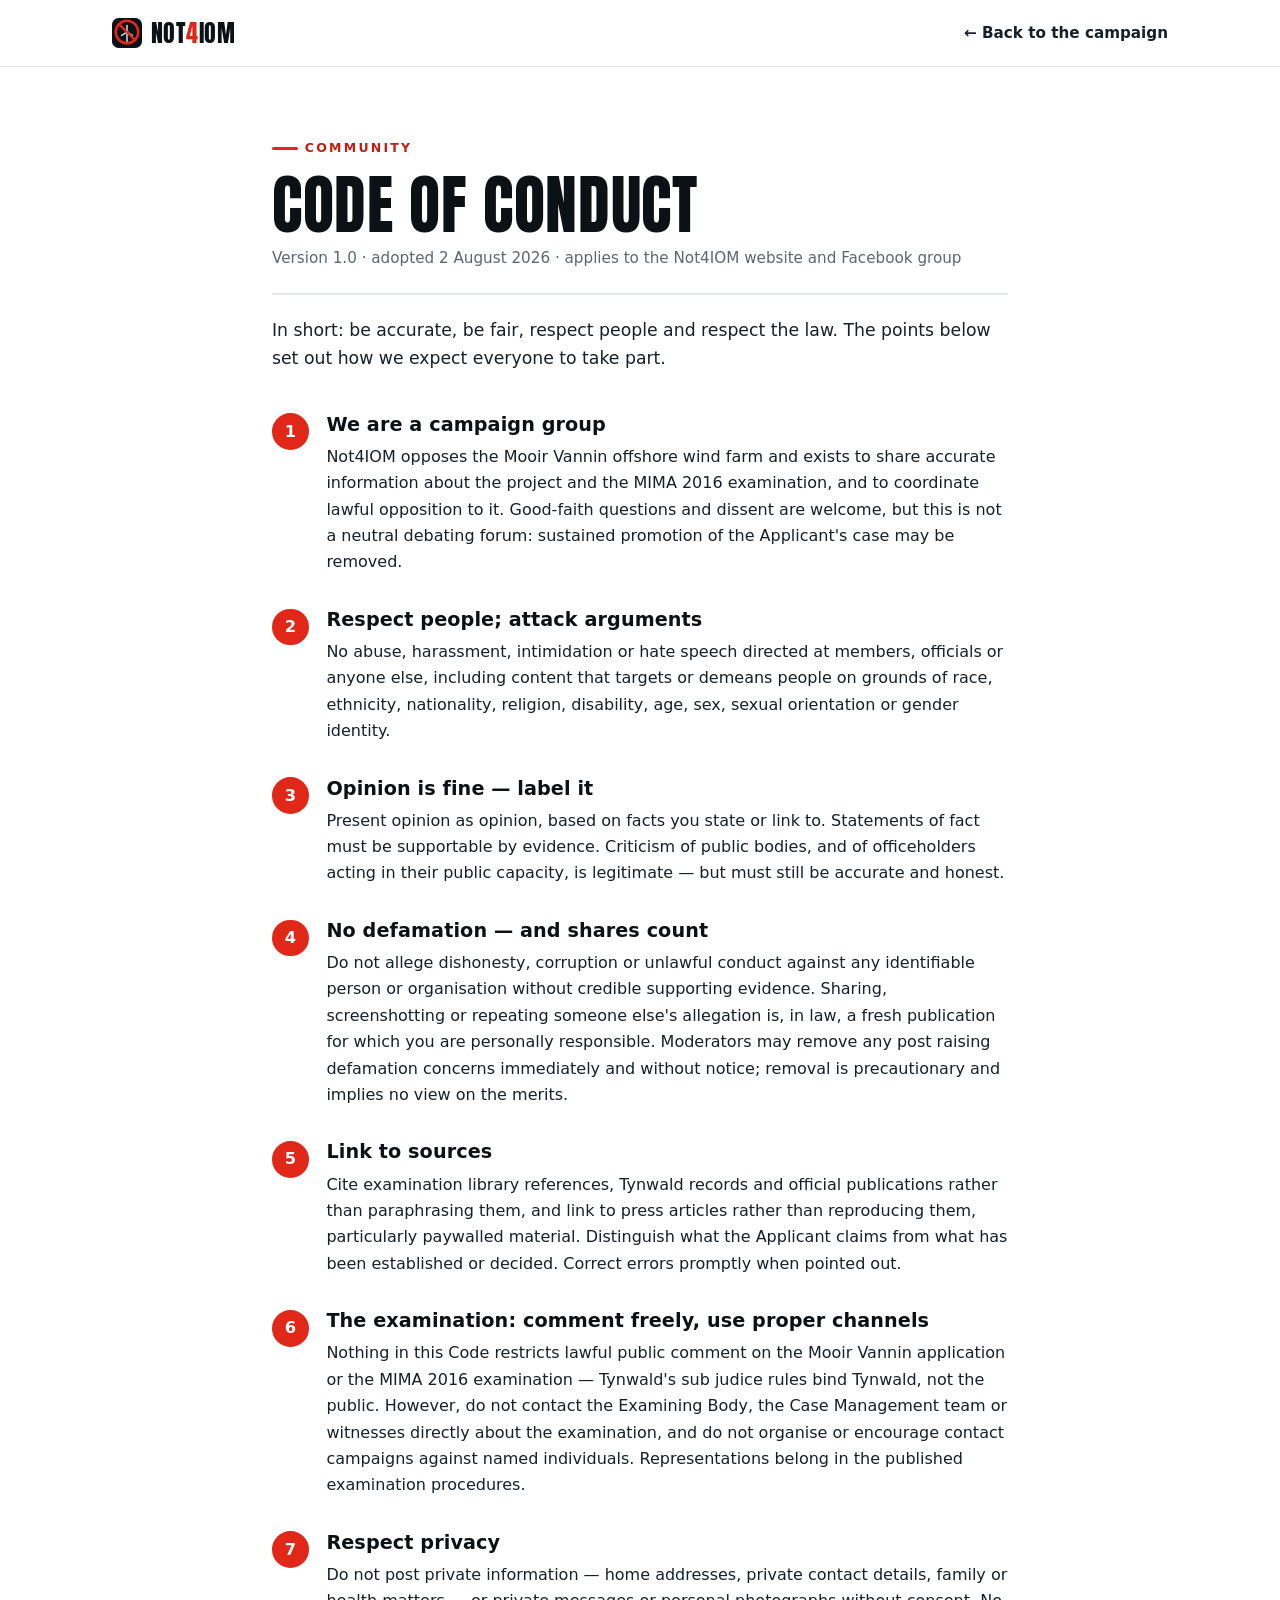
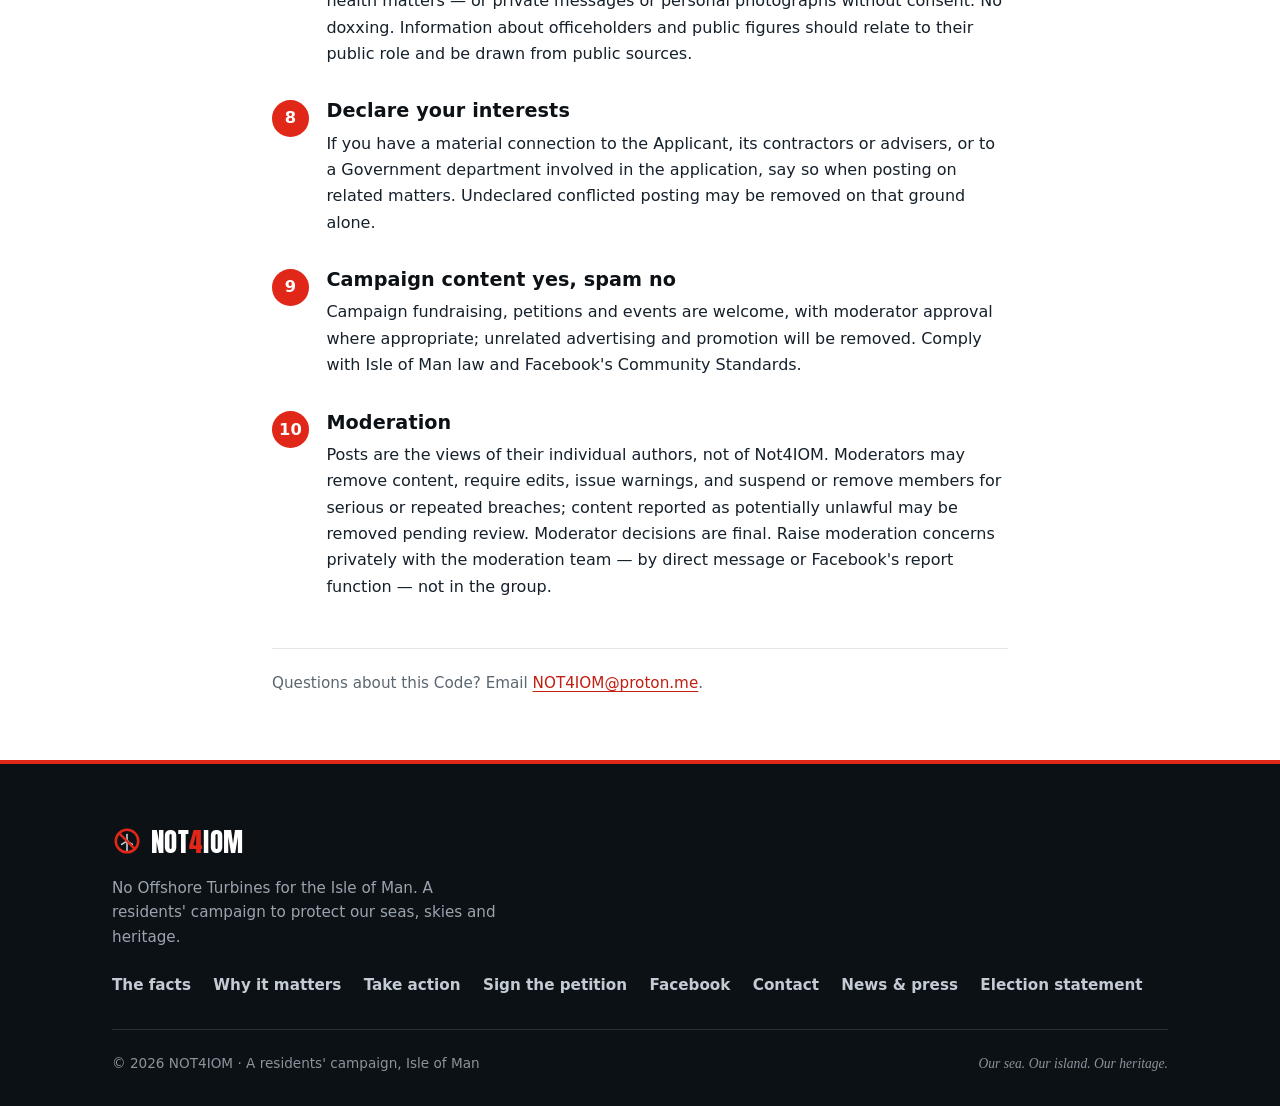
<file: code-of-conduct.html>
<!DOCTYPE html>
<html lang="en-GB">
<head>
  <meta charset="UTF-8">
  <meta name="viewport" content="width=device-width, initial-scale=1">

  <title>Community Code of Conduct — NOT4IOM</title>
  <meta name="description" content="The NOT4IOM Community Code of Conduct — how we expect everyone to behave on the Not4IOM website and Facebook group. Be accurate, be fair, respect people and the law.">
  <meta name="theme-color" content="#e02718">
  <link rel="canonical" href="https://not4iom.com/code-of-conduct.html">

  <meta property="og:type" content="article">
  <meta property="og:site_name" content="NOT4IOM">
  <meta property="og:title" content="Community Code of Conduct — NOT4IOM">
  <meta property="og:description" content="How we expect everyone to behave on the Not4IOM website and Facebook group.">
  <meta property="og:url" content="https://not4iom.com/code-of-conduct.html">
  <meta property="og:image" content="https://not4iom.com/images/not4iom-banner.jpeg">
  <meta property="og:locale" content="en_GB">

  <link rel="icon" href="favicon.svg" type="image/svg+xml">
  <link rel="mask-icon" href="favicon.svg" color="#e02718">

  <link rel="preconnect" href="https://fonts.googleapis.com">
  <link rel="preconnect" href="https://fonts.gstatic.com" crossorigin>
  <link href="https://fonts.googleapis.com/css2?family=Anton&display=swap" rel="stylesheet">
  <link rel="stylesheet" href="styles.css">
</head>
<body class="doc-page">
<a class="skip-link" href="#main">Skip to content</a>

<header class="doc-header">
  <div class="wrap doc-header-inner">
    <a class="brand" href="/" aria-label="NOT4IOM home">
      <img src="favicon.svg" alt="" width="30" height="30">
      <span>NOT<span class="b-red">4</span>IOM</span>
    </a>
    <a class="doc-back" href="/">← Back to the campaign</a>
  </div>
</header>

<main class="doc" id="main">
  <div class="wrap doc-wrap">
    <span class="eyebrow">Community</span>
    <h1>Code of Conduct</h1>
    <p class="doc-meta">Version 1.0 · adopted 2 August 2026 · applies to the Not4IOM website and Facebook group</p>
    <p class="doc-intro">In short: be accurate, be fair, respect people and respect the law. The points below set out how we expect everyone to take part.</p>

    <ol class="doc-list">
      <li>
        <h2>We are a campaign group</h2>
        <p>Not4IOM opposes the Mooir Vannin offshore wind farm and exists to share accurate information about the project and the MIMA 2016 examination, and to coordinate lawful opposition to it. Good-faith questions and dissent are welcome, but this is not a neutral debating forum: sustained promotion of the Applicant's case may be removed.</p>
      </li>
      <li>
        <h2>Respect people; attack arguments</h2>
        <p>No abuse, harassment, intimidation or hate speech directed at members, officials or anyone else, including content that targets or demeans people on grounds of race, ethnicity, nationality, religion, disability, age, sex, sexual orientation or gender identity.</p>
      </li>
      <li>
        <h2>Opinion is fine — label it</h2>
        <p>Present opinion as opinion, based on facts you state or link to. Statements of fact must be supportable by evidence. Criticism of public bodies, and of officeholders acting in their public capacity, is legitimate — but must still be accurate and honest.</p>
      </li>
      <li>
        <h2>No defamation — and shares count</h2>
        <p>Do not allege dishonesty, corruption or unlawful conduct against any identifiable person or organisation without credible supporting evidence. Sharing, screenshotting or repeating someone else's allegation is, in law, a fresh publication for which you are personally responsible. Moderators may remove any post raising defamation concerns immediately and without notice; removal is precautionary and implies no view on the merits.</p>
      </li>
      <li>
        <h2>Link to sources</h2>
        <p>Cite examination library references, Tynwald records and official publications rather than paraphrasing them, and link to press articles rather than reproducing them, particularly paywalled material. Distinguish what the Applicant claims from what has been established or decided. Correct errors promptly when pointed out.</p>
      </li>
      <li>
        <h2>The examination: comment freely, use proper channels</h2>
        <p>Nothing in this Code restricts lawful public comment on the Mooir Vannin application or the MIMA 2016 examination — Tynwald's sub judice rules bind Tynwald, not the public. However, do not contact the Examining Body, the Case Management team or witnesses directly about the examination, and do not organise or encourage contact campaigns against named individuals. Representations belong in the published examination procedures.</p>
      </li>
      <li>
        <h2>Respect privacy</h2>
        <p>Do not post private information — home addresses, private contact details, family or health matters — or private messages or personal photographs without consent. No doxxing. Information about officeholders and public figures should relate to their public role and be drawn from public sources.</p>
      </li>
      <li>
        <h2>Declare your interests</h2>
        <p>If you have a material connection to the Applicant, its contractors or advisers, or to a Government department involved in the application, say so when posting on related matters. Undeclared conflicted posting may be removed on that ground alone.</p>
      </li>
      <li>
        <h2>Campaign content yes, spam no</h2>
        <p>Campaign fundraising, petitions and events are welcome, with moderator approval where appropriate; unrelated advertising and promotion will be removed. Comply with Isle of Man law and Facebook's Community Standards.</p>
      </li>
      <li>
        <h2>Moderation</h2>
        <p>Posts are the views of their individual authors, not of Not4IOM. Moderators may remove content, require edits, issue warnings, and suspend or remove members for serious or repeated breaches; content reported as potentially unlawful may be removed pending review. Moderator decisions are final. Raise moderation concerns privately with the moderation team — by direct message or Facebook's report function — not in the group.</p>
      </li>
    </ol>

    <p class="doc-foot">Questions about this Code? Email <a href="mailto:NOT4IOM@proton.me">NOT4IOM@proton.me</a>.</p>
  </div>
</main>

<footer class="site-footer">
  <div class="wrap">
    <div class="footer-top">
      <div class="footer-brand">
        <a class="brand" href="/" aria-label="NOT4IOM home">
          <img src="favicon.svg" alt="" width="34" height="34">
          <span>NOT<span class="b-red">4</span>IOM</span>
        </a>
        <p>No Offshore Turbines for the Isle of Man. A residents' campaign to protect our seas, skies and heritage.</p>
      </div>
      <nav class="footer-nav" aria-label="Footer">
        <a href="/#facts">The facts</a>
        <a href="/#why">Why it matters</a>
        <a href="/#action">Take action</a>
        <a href="https://www.cognitoforms.com/NOT4IOM1/NOT4IOM" target="_blank" rel="noopener">Sign the petition</a>
        <a href="https://www.facebook.com/p/No-Offshore-Turbines-4-Isle-of-Man-61588338835208/" target="_blank" rel="noopener">Facebook</a>
        <a href="mailto:NOT4IOM@proton.me">Contact</a>
        <a href="news.html">News &amp; press</a>
        <a href="election-statement.html">Election statement</a>
      </nav>
    </div>
    <div class="footer-bottom">
      <span>© 2026 NOT4IOM · A residents' campaign, Isle of Man</span>
      <span class="mooir">Our sea. Our island. Our heritage.</span>
    </div>
  </div>
</footer>
</body>
</html>
</file>
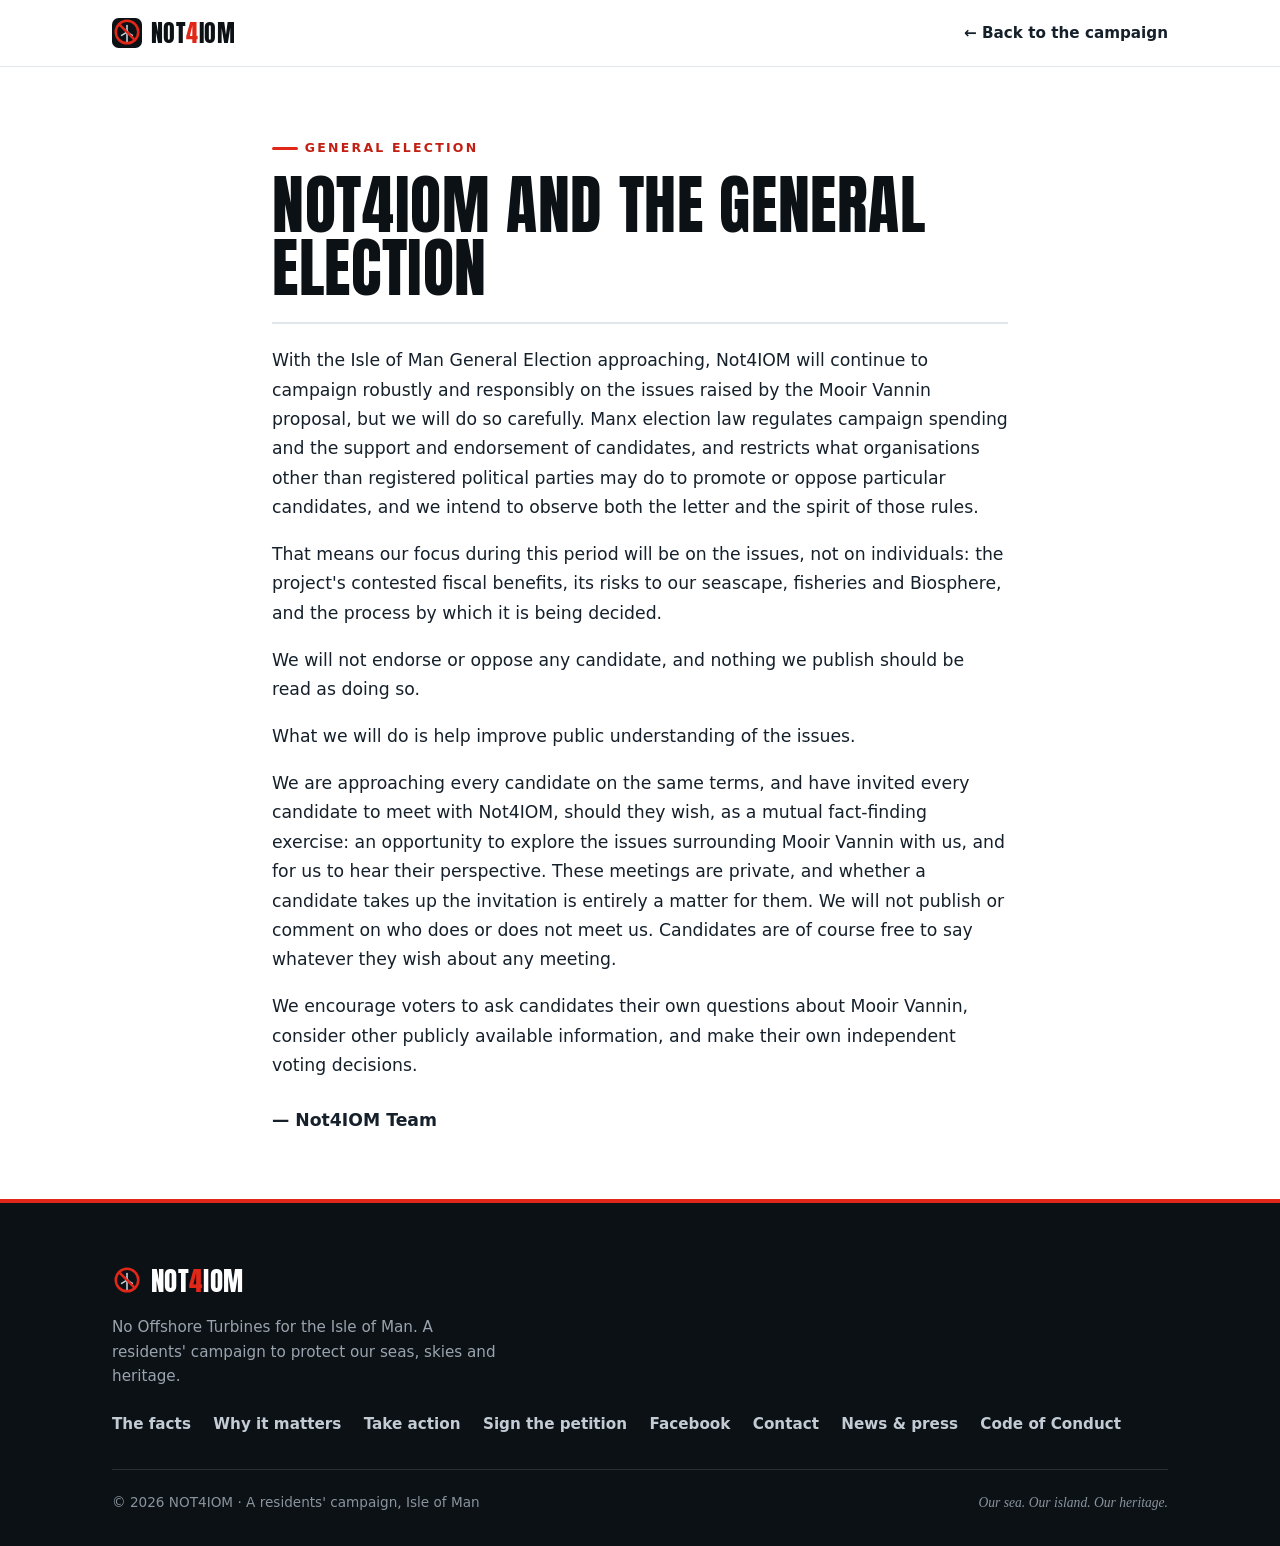
<file: election-statement.html>
<!DOCTYPE html>
<html lang="en-GB">
<head>
  <meta charset="UTF-8">
  <meta name="viewport" content="width=device-width, initial-scale=1">

  <title>Election Statement — NOT4IOM</title>
  <meta name="description" content="How NOT4IOM is campaigning during the Isle of Man General Election — on the issues, not individuals. We will not endorse or oppose any candidate.">
  <meta name="theme-color" content="#e02718">
  <link rel="canonical" href="https://not4iom.com/election-statement.html">

  <meta property="og:type" content="article">
  <meta property="og:site_name" content="NOT4IOM">
  <meta property="og:title" content="Election Statement — NOT4IOM">
  <meta property="og:description" content="How NOT4IOM is campaigning during the Isle of Man General Election — on the issues, not individuals.">
  <meta property="og:url" content="https://not4iom.com/election-statement.html">
  <meta property="og:image" content="https://not4iom.com/images/not4iom-banner.jpeg">
  <meta property="og:locale" content="en_GB">

  <link rel="icon" href="favicon.svg" type="image/svg+xml">
  <link rel="mask-icon" href="favicon.svg" color="#e02718">

  <link rel="preconnect" href="https://fonts.googleapis.com">
  <link rel="preconnect" href="https://fonts.gstatic.com" crossorigin>
  <link href="https://fonts.googleapis.com/css2?family=Anton&display=swap" rel="stylesheet">
  <link rel="stylesheet" href="styles.css">
</head>
<body class="doc-page">
<a class="skip-link" href="#main">Skip to content</a>

<header class="doc-header">
  <div class="wrap doc-header-inner">
    <a class="brand" href="/" aria-label="NOT4IOM home">
      <img src="favicon.svg" alt="" width="30" height="30">
      <span>NOT<span class="b-red">4</span>IOM</span>
    </a>
    <a class="doc-back" href="/">← Back to the campaign</a>
  </div>
</header>

<main class="doc" id="main">
  <div class="wrap doc-wrap">
    <span class="eyebrow">General Election</span>
    <h1>NOT4IOM and the General Election</h1>

    <div class="doc-body">
      <p>With the Isle of Man General Election approaching, Not4IOM will continue to campaign robustly and responsibly on the issues raised by the Mooir Vannin proposal, but we will do so carefully. Manx election law regulates campaign spending and the support and endorsement of candidates, and restricts what organisations other than registered political parties may do to promote or oppose particular candidates, and we intend to observe both the letter and the spirit of those rules.</p>
      <p>That means our focus during this period will be on the issues, not on individuals: the project's contested fiscal benefits, its risks to our seascape, fisheries and Biosphere, and the process by which it is being decided.</p>
      <p>We will not endorse or oppose any candidate, and nothing we publish should be read as doing so.</p>
      <p>What we will do is help improve public understanding of the issues.</p>
      <p>We are approaching every candidate on the same terms, and have invited every candidate to meet with Not4IOM, should they wish, as a mutual fact-finding exercise: an opportunity to explore the issues surrounding Mooir Vannin with us, and for us to hear their perspective. These meetings are private, and whether a candidate takes up the invitation is entirely a matter for them. We will not publish or comment on who does or does not meet us. Candidates are of course free to say whatever they wish about any meeting.</p>
      <p>We encourage voters to ask candidates their own questions about Mooir Vannin, consider other publicly available information, and make their own independent voting decisions.</p>
      <p class="doc-sign">— Not4IOM Team</p>
    </div>
  </div>
</main>

<footer class="site-footer">
  <div class="wrap">
    <div class="footer-top">
      <div class="footer-brand">
        <a class="brand" href="/" aria-label="NOT4IOM home">
          <img src="favicon.svg" alt="" width="34" height="34">
          <span>NOT<span class="b-red">4</span>IOM</span>
        </a>
        <p>No Offshore Turbines for the Isle of Man. A residents' campaign to protect our seas, skies and heritage.</p>
      </div>
      <nav class="footer-nav" aria-label="Footer">
        <a href="/#facts">The facts</a>
        <a href="/#why">Why it matters</a>
        <a href="/#action">Take action</a>
        <a href="https://www.cognitoforms.com/NOT4IOM1/NOT4IOM" target="_blank" rel="noopener">Sign the petition</a>
        <a href="https://www.facebook.com/p/No-Offshore-Turbines-4-Isle-of-Man-61588338835208/" target="_blank" rel="noopener">Facebook</a>
        <a href="mailto:NOT4IOM@proton.me">Contact</a>
        <a href="news.html">News &amp; press</a>
        <a href="code-of-conduct.html">Code of Conduct</a>
      </nav>
    </div>
    <div class="footer-bottom">
      <span>© 2026 NOT4IOM · A residents' campaign, Isle of Man</span>
      <span class="mooir">Our sea. Our island. Our heritage.</span>
    </div>
  </div>
</footer>
</body>
</html>
</file>
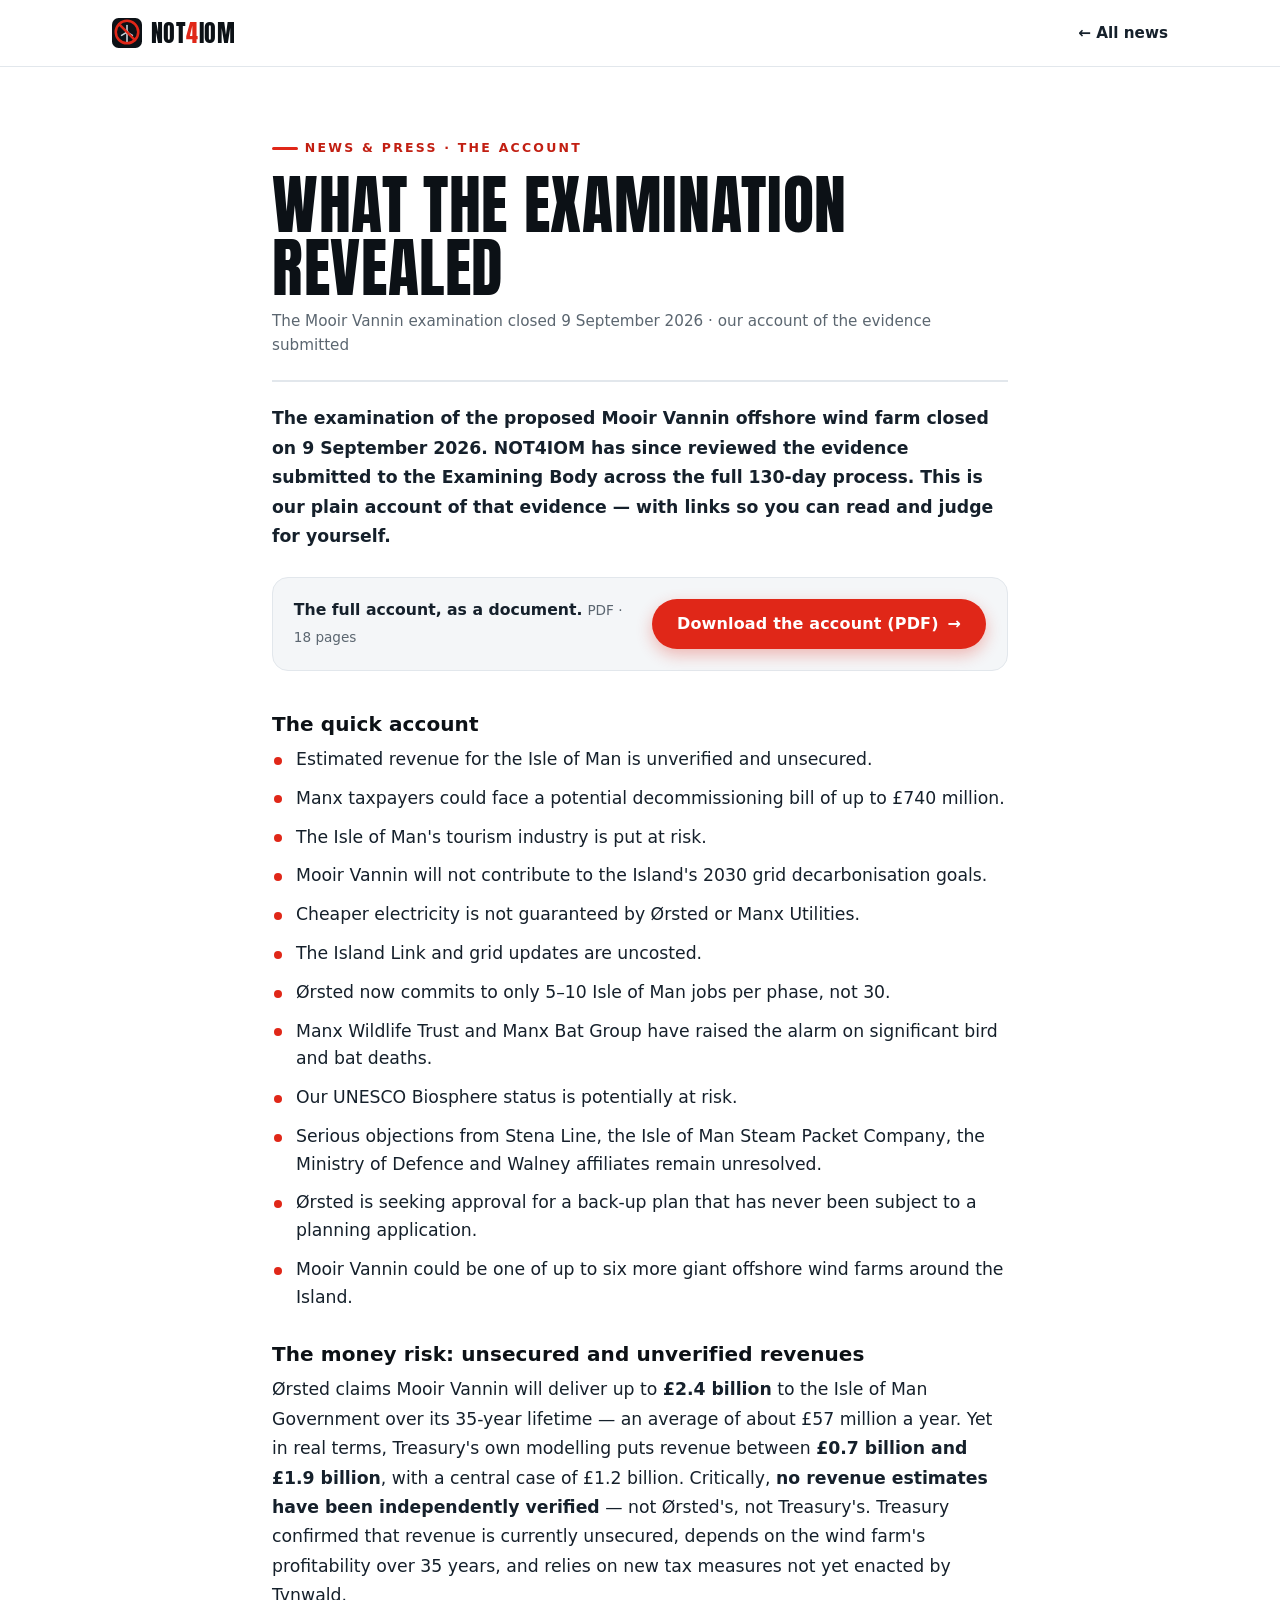
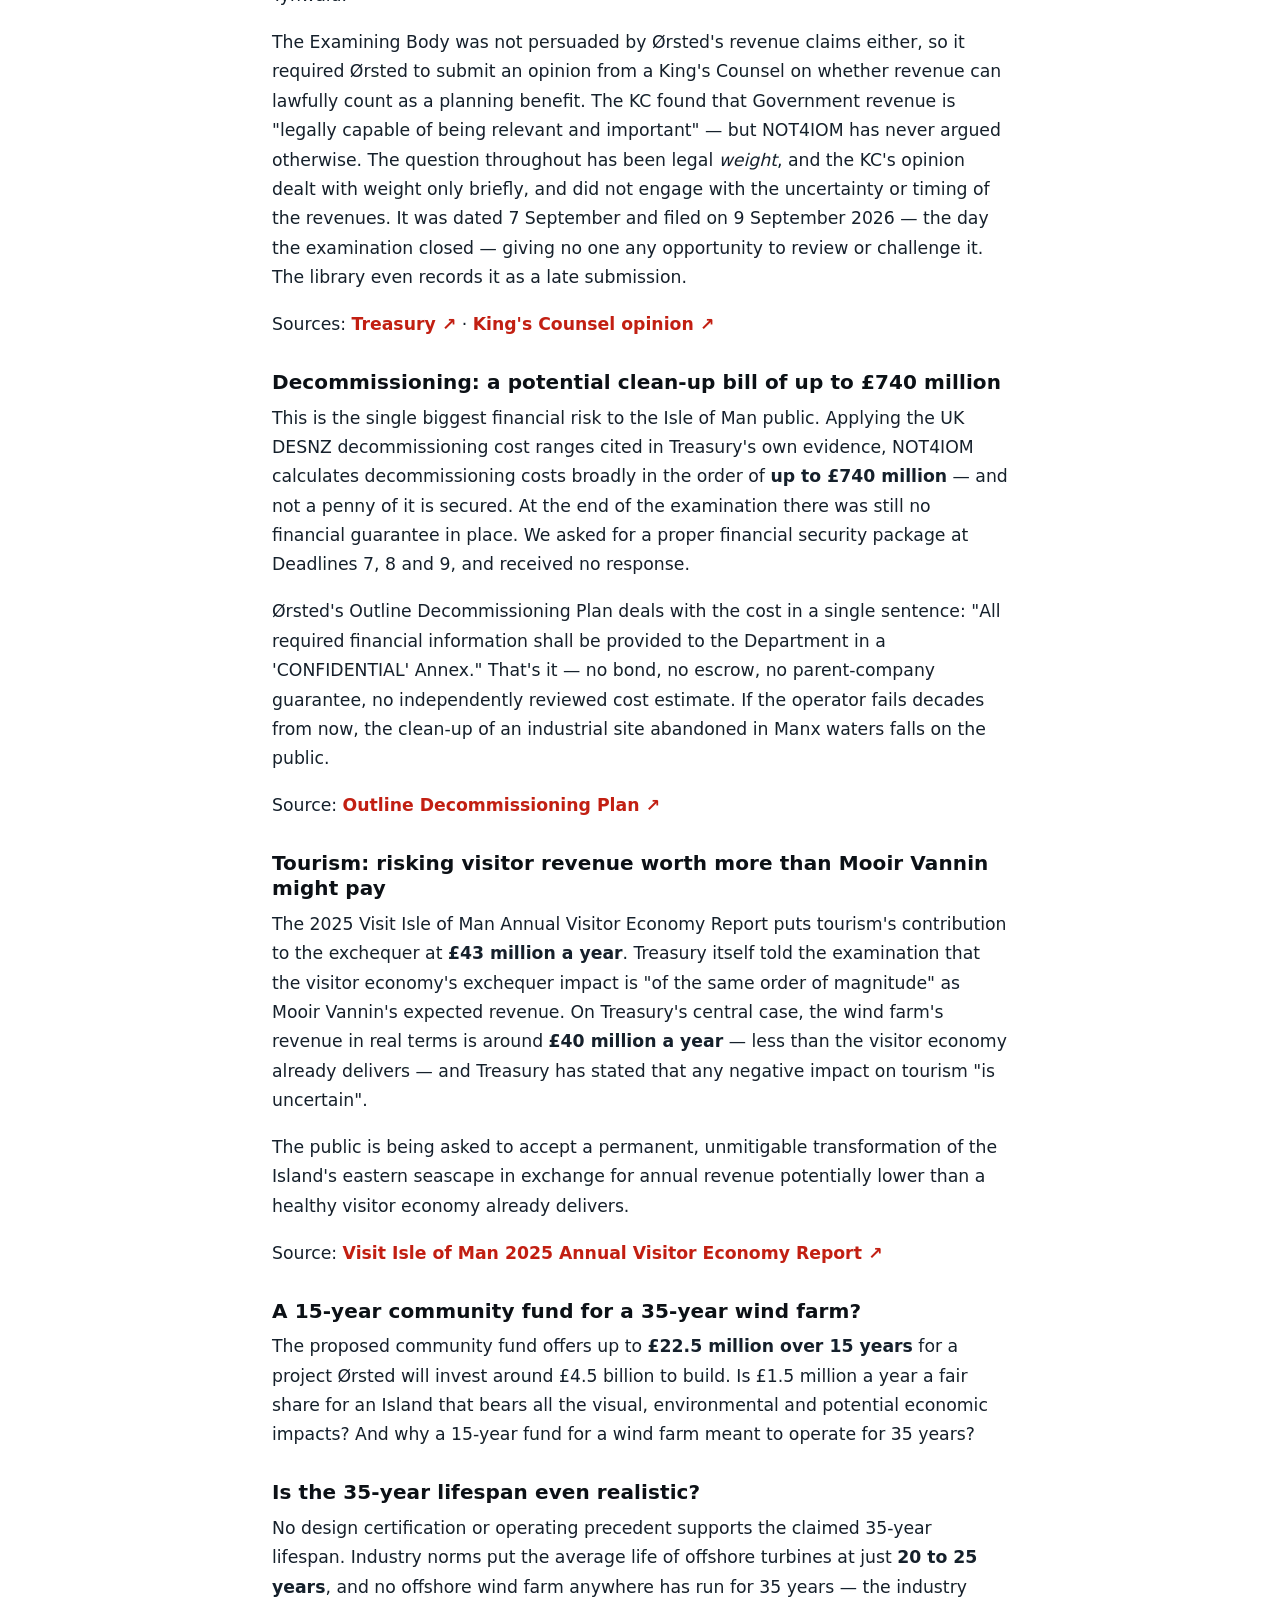
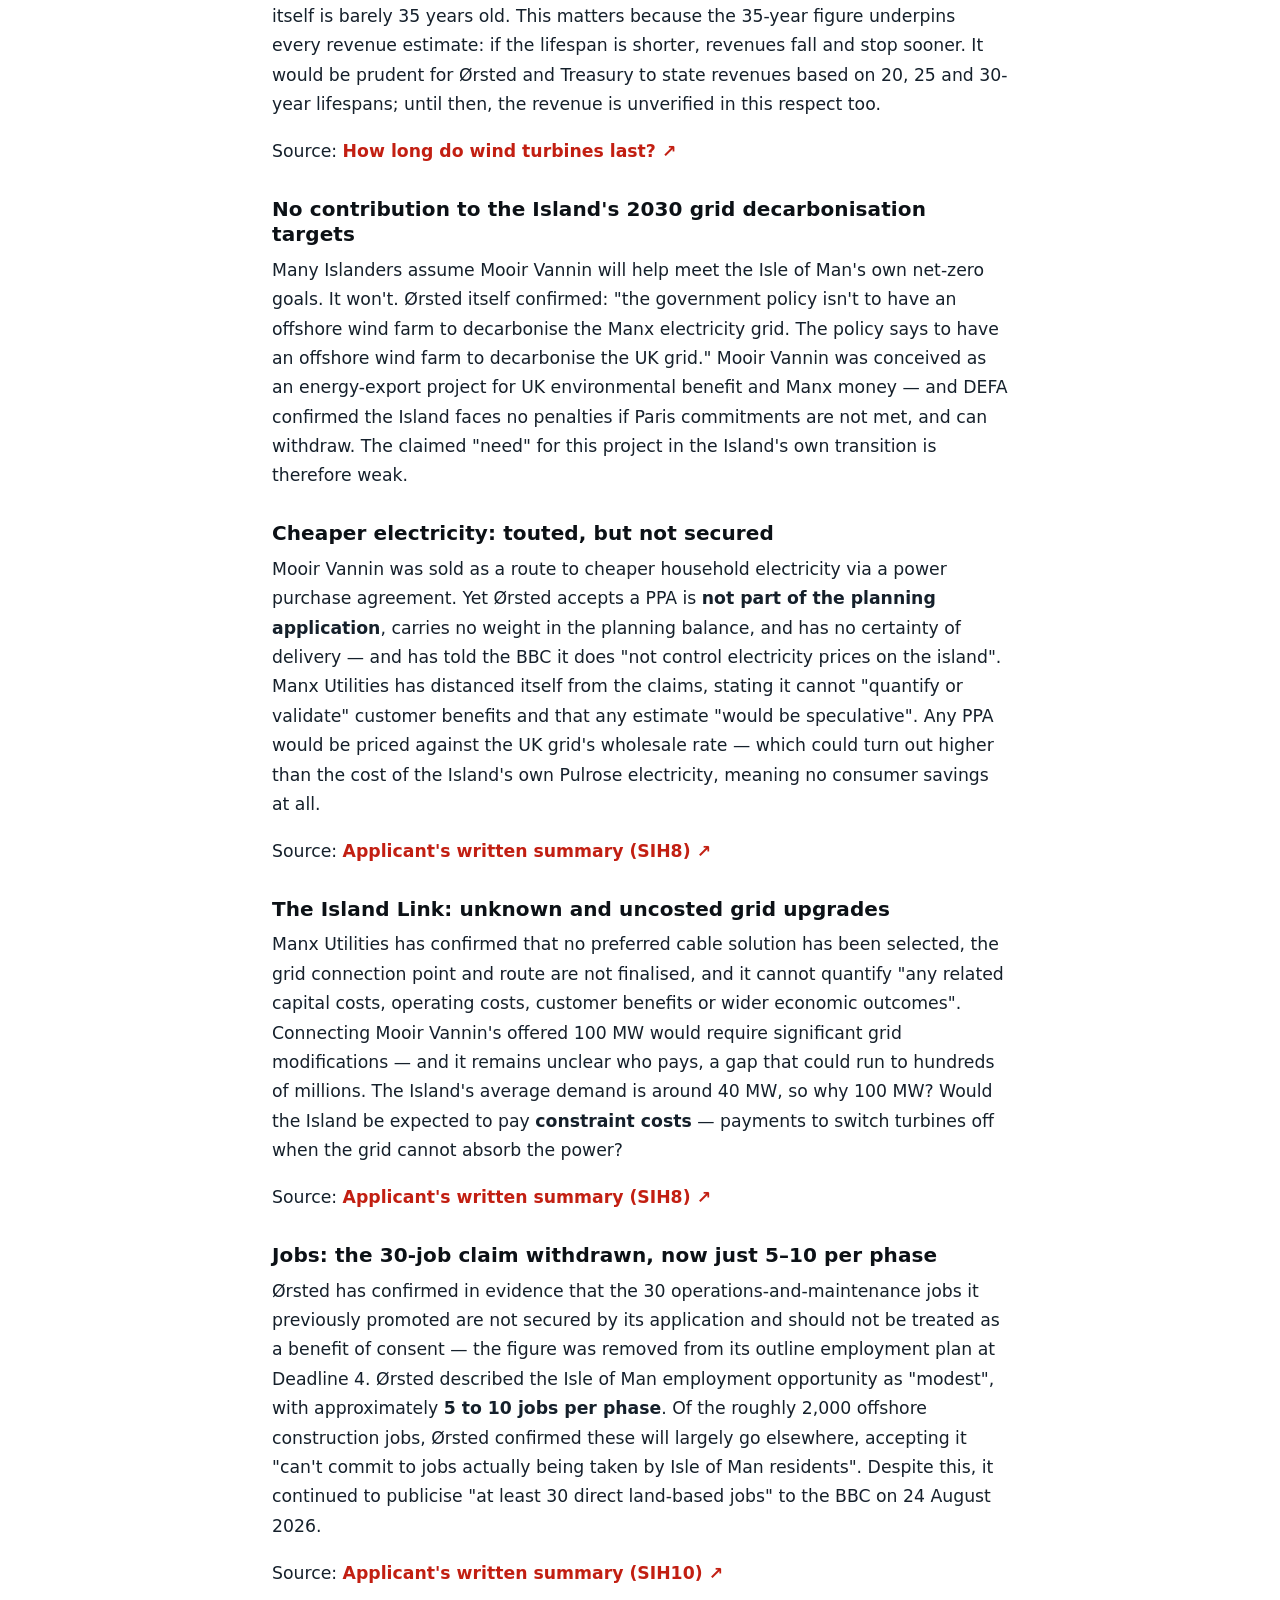
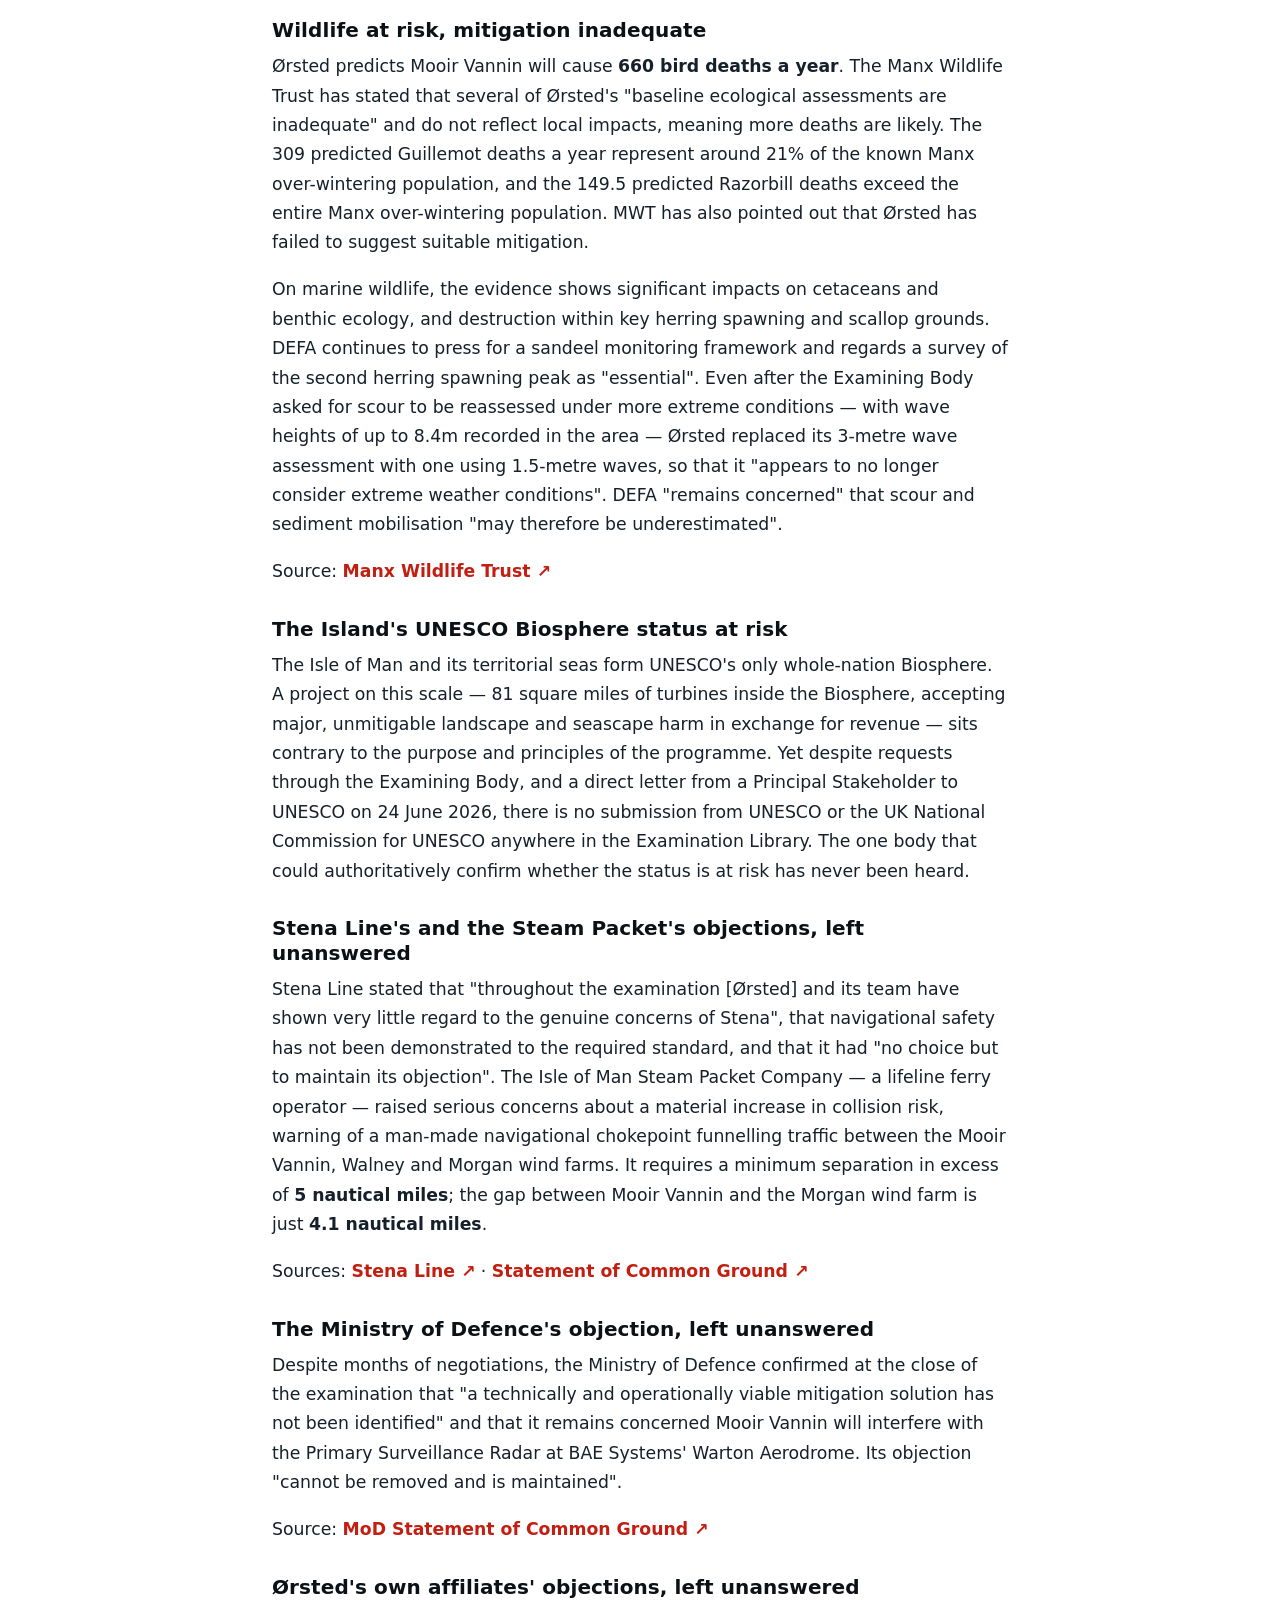
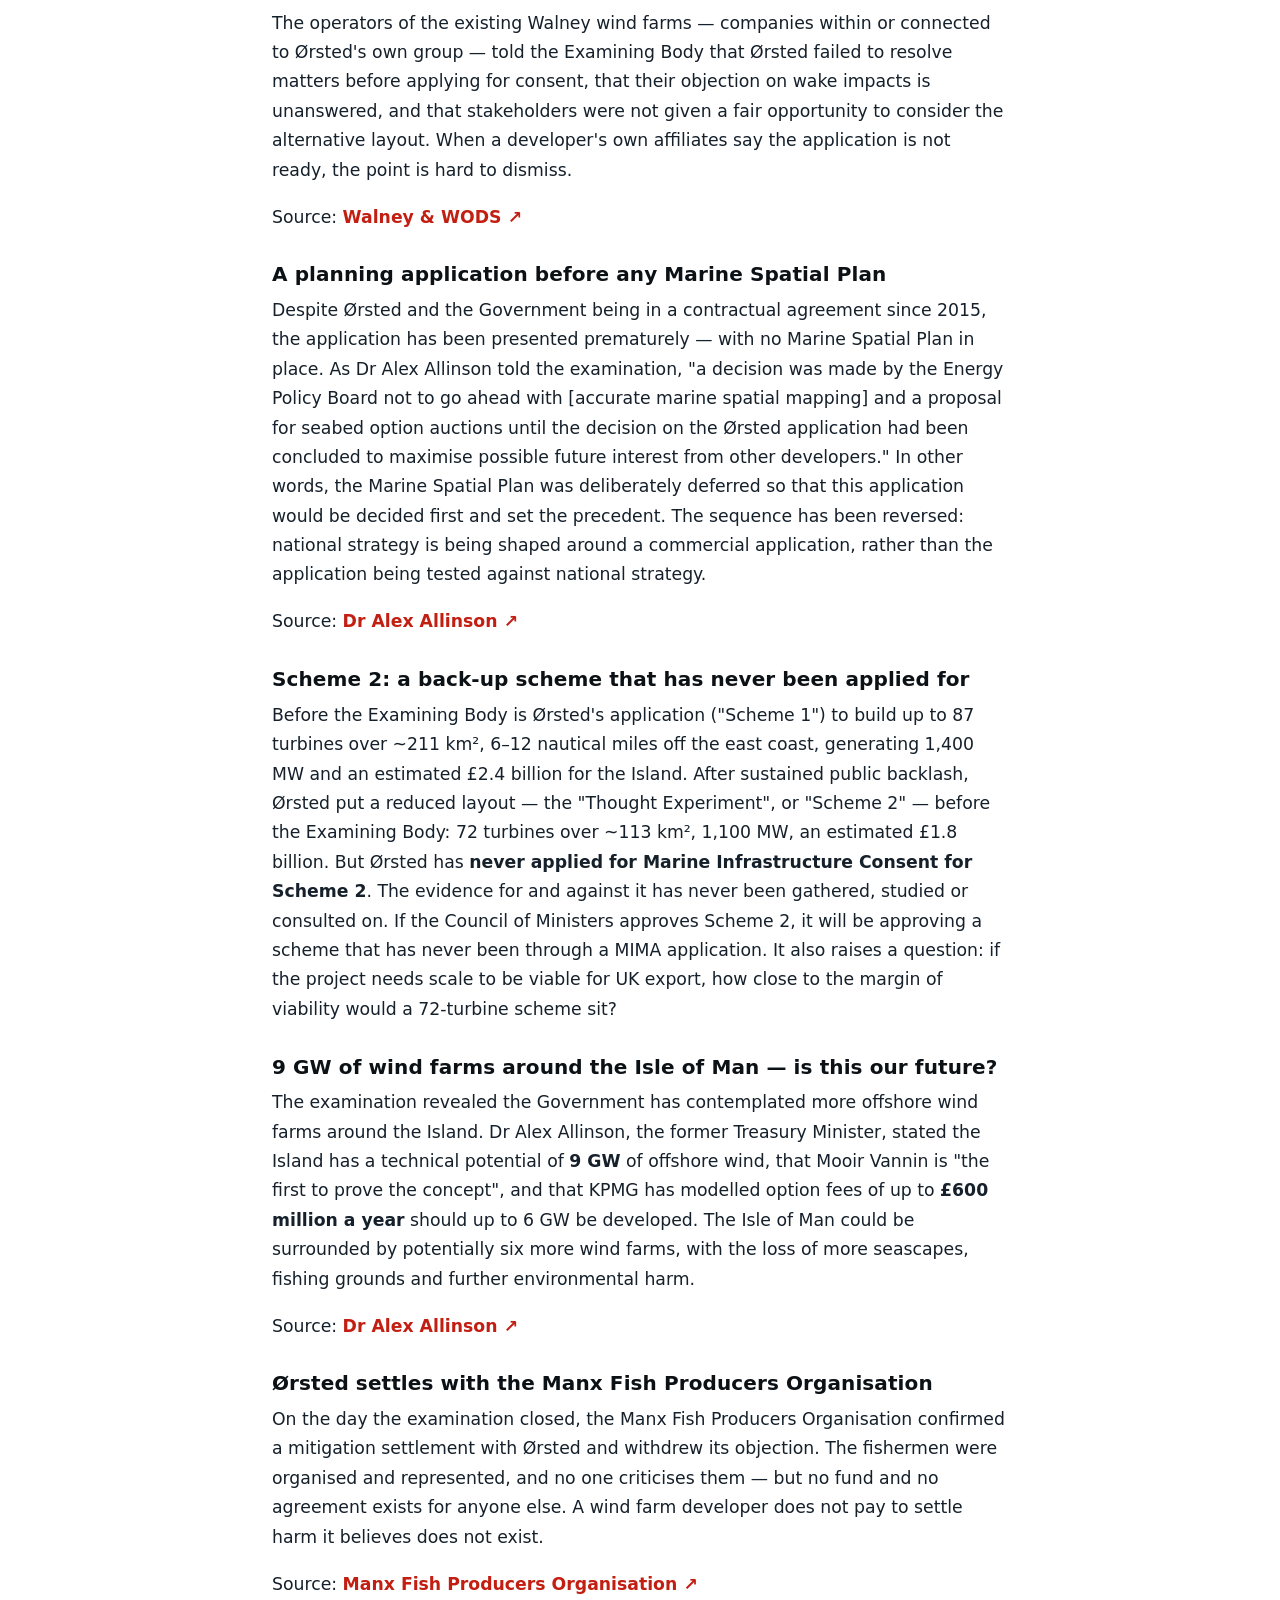
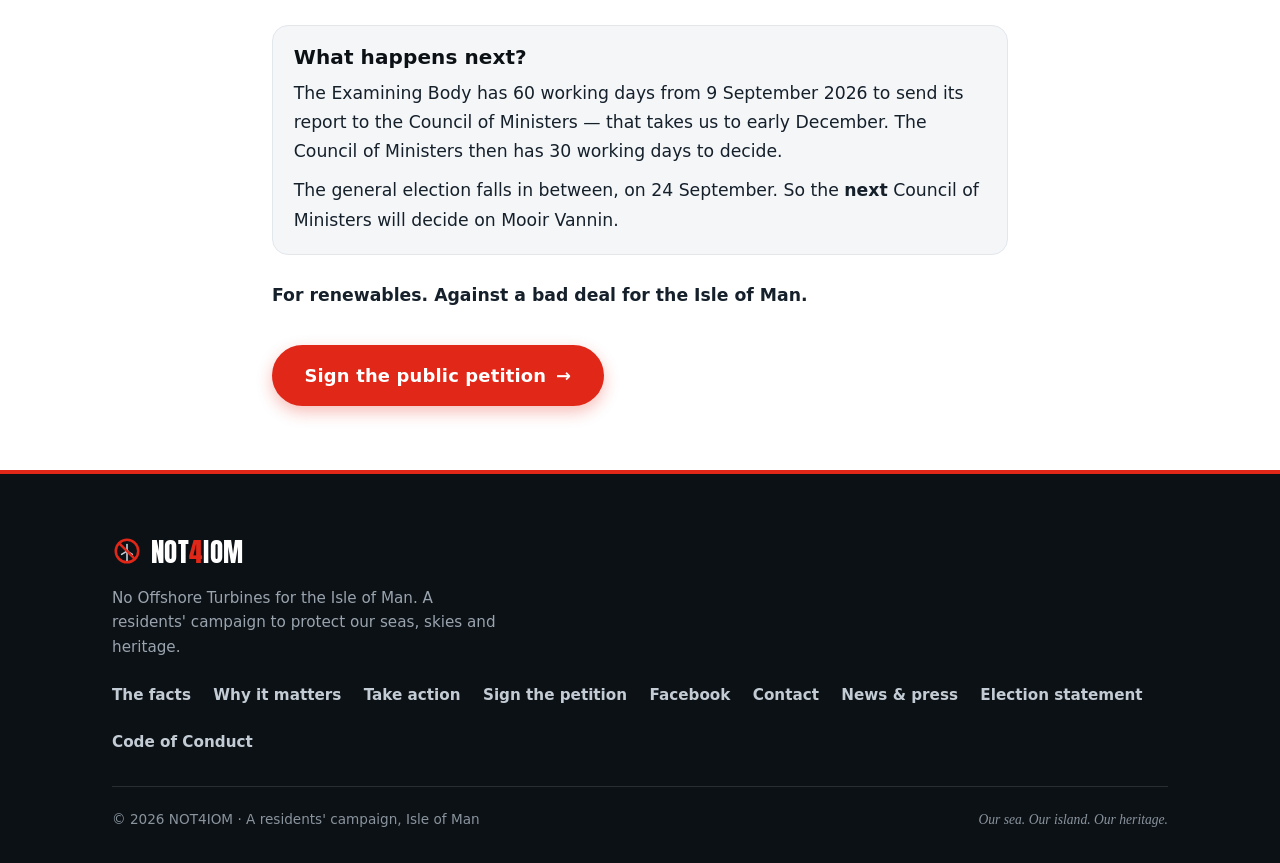
<file: end-of-examination.html>
<!DOCTYPE html>
<html lang="en-GB">
<head>
  <meta charset="UTF-8">
  <meta name="viewport" content="width=device-width, initial-scale=1">

  <title>End-of-Examination Account — NOT4IOM</title>
  <meta name="description" content="What NOT4IOM learned from MIMA's Mooir Vannin examination — a plain account of the evidence submitted over the 130-day process, with links to the sources. The examination closed 9 September 2026.">
  <meta name="theme-color" content="#e02718">
  <link rel="canonical" href="https://not4iom.com/end-of-examination.html">

  <meta property="og:type" content="article">
  <meta property="og:site_name" content="NOT4IOM">
  <meta property="og:title" content="End-of-Examination Account — NOT4IOM">
  <meta property="og:description" content="A plain account of the evidence submitted during MIMA's Mooir Vannin examination, with links to the sources.">
  <meta property="og:url" content="https://not4iom.com/end-of-examination.html">
  <meta property="og:image" content="https://not4iom.com/images/not4iom-banner.jpeg">
  <meta property="og:locale" content="en_GB">

  <link rel="icon" href="favicon.svg" type="image/svg+xml">
  <link rel="mask-icon" href="favicon.svg" color="#e02718">

  <link rel="preconnect" href="https://fonts.googleapis.com">
  <link rel="preconnect" href="https://fonts.gstatic.com" crossorigin>
  <link href="https://fonts.googleapis.com/css2?family=Anton&display=swap" rel="stylesheet">
  <link rel="stylesheet" href="styles.css">
</head>
<body class="doc-page">
<a class="skip-link" href="#main">Skip to content</a>

<header class="doc-header">
  <div class="wrap doc-header-inner">
    <a class="brand" href="/" aria-label="NOT4IOM home">
      <img src="favicon.svg" alt="" width="30" height="30">
      <span>NOT<span class="b-red">4</span>IOM</span>
    </a>
    <a class="doc-back" href="news.html">← All news</a>
  </div>
</header>

<main class="doc" id="main">
  <div class="wrap doc-wrap">
    <span class="eyebrow">News &amp; press · The account</span>
    <h1>What the examination revealed</h1>
    <p class="doc-meta">The Mooir Vannin examination closed 9 September 2026 · our account of the evidence submitted</p>

    <div class="doc-body">
      <p class="doc-lead">The examination of the proposed Mooir Vannin offshore wind farm closed on 9 September 2026. NOT4IOM has since reviewed the evidence submitted to the Examining Body across the full 130-day process. This is our plain account of that evidence — with links so you can read and judge for yourself.</p>

      <div class="doc-download">
        <p><strong>The full account, as a document.</strong> <span class="meta">PDF · 18 pages</span></p>
        <a class="btn" href="files/not4iom-end-of-examination.pdf" target="_blank" rel="noopener">Download the account (PDF) <span class="arrow" aria-hidden="true">→</span></a>
      </div>

      <h2>The quick account</h2>
      <ul class="doc-bullets">
        <li>Estimated revenue for the Isle of Man is unverified and unsecured.</li>
        <li>Manx taxpayers could face a potential decommissioning bill of up to £740 million.</li>
        <li>The Isle of Man's tourism industry is put at risk.</li>
        <li>Mooir Vannin will not contribute to the Island's 2030 grid decarbonisation goals.</li>
        <li>Cheaper electricity is not guaranteed by Ørsted or Manx Utilities.</li>
        <li>The Island Link and grid updates are uncosted.</li>
        <li>Ørsted now commits to only 5–10 Isle of Man jobs per phase, not 30.</li>
        <li>Manx Wildlife Trust and Manx Bat Group have raised the alarm on significant bird and bat deaths.</li>
        <li>Our UNESCO Biosphere status is potentially at risk.</li>
        <li>Serious objections from Stena Line, the Isle of Man Steam Packet Company, the Ministry of Defence and Walney affiliates remain unresolved.</li>
        <li>Ørsted is seeking approval for a back-up plan that has never been subject to a planning application.</li>
        <li>Mooir Vannin could be one of up to six more giant offshore wind farms around the Island.</li>
      </ul>

      <h2>The money risk: unsecured and unverified revenues</h2>
      <p>Ørsted claims Mooir Vannin will deliver up to <strong>£2.4 billion</strong> to the Isle of Man Government over its 35-year lifetime — an average of about £57 million a year. Yet in real terms, Treasury's own modelling puts revenue between <strong>£0.7 billion and £1.9 billion</strong>, with a central case of £1.2 billion. Critically, <strong>no revenue estimates have been independently verified</strong> — not Ørsted's, not Treasury's. Treasury confirmed that revenue is currently unsecured, depends on the wind farm's profitability over 35 years, and relies on new tax measures not yet enacted by Tynwald.</p>
      <p>The Examining Body was not persuaded by Ørsted's revenue claims either, so it required Ørsted to submit an opinion from a King's Counsel on whether revenue can lawfully count as a planning benefit. The KC found that Government revenue is "legally capable of being relevant and important" — but NOT4IOM has never argued otherwise. The question throughout has been legal <em>weight</em>, and the KC's opinion dealt with weight only briefly, and did not engage with the uncertainty or timing of the revenues. It was dated 7 September and filed on 9 September 2026 — the day the examination closed — giving no one any opportunity to review or challenge it. The library even records it as a late submission.</p>
      <p class="doc-source">Sources: <a href="https://mima.gov.im/media/nmabxuki/the-treasury.pdf" target="_blank" rel="noopener">Treasury ↗</a> · <a href="https://mima.gov.im/media/iyyngyj2/kings-counsel.pdf" target="_blank" rel="noopener">King's Counsel opinion ↗</a></p>

      <h2>Decommissioning: a potential clean-up bill of up to £740 million</h2>
      <p>This is the single biggest financial risk to the Isle of Man public. Applying the UK DESNZ decommissioning cost ranges cited in Treasury's own evidence, NOT4IOM calculates decommissioning costs broadly in the order of <strong>up to £740 million</strong> — and not a penny of it is secured. At the end of the examination there was still no financial guarantee in place. We asked for a proper financial security package at Deadlines 7, 8 and 9, and received no response.</p>
      <p>Ørsted's Outline Decommissioning Plan deals with the cost in a single sentence: "All required financial information shall be provided to the Department in a 'CONFIDENTIAL' Annex." That's it — no bond, no escrow, no parent-company guarantee, no independently reviewed cost estimate. If the operator fails decades from now, the clean-up of an industrial site abandoned in Manx waters falls on the public.</p>
      <p class="doc-source">Source: <a href="https://mima.gov.im/media/2wxcm0sz/f117-outline-decommissioning-plan-tracked-changes.pdf" target="_blank" rel="noopener">Outline Decommissioning Plan ↗</a></p>

      <h2>Tourism: risking visitor revenue worth more than Mooir Vannin might pay</h2>
      <p>The 2025 Visit Isle of Man Annual Visitor Economy Report puts tourism's contribution to the exchequer at <strong>£43 million a year</strong>. Treasury itself told the examination that the visitor economy's exchequer impact is "of the same order of magnitude" as Mooir Vannin's expected revenue. On Treasury's central case, the wind farm's revenue in real terms is around <strong>£40 million a year</strong> — less than the visitor economy already delivers — and Treasury has stated that any negative impact on tourism "is uncertain".</p>
      <p>The public is being asked to accept a permanent, unmitigable transformation of the Island's eastern seascape in exchange for annual revenue potentially lower than a healthy visitor economy already delivers.</p>
      <p class="doc-source">Source: <a href="https://www.visitisleofman.com/dbimgs/VIOM-2025-Annual-Visitor-Economy-Report.pdf" target="_blank" rel="noopener">Visit Isle of Man 2025 Annual Visitor Economy Report ↗</a></p>

      <h2>A 15-year community fund for a 35-year wind farm?</h2>
      <p>The proposed community fund offers up to <strong>£22.5 million over 15 years</strong> for a project Ørsted will invest around £4.5 billion to build. Is £1.5 million a year a fair share for an Island that bears all the visual, environmental and potential economic impacts? And why a 15-year fund for a wind farm meant to operate for 35 years?</p>

      <h2>Is the 35-year lifespan even realistic?</h2>
      <p>No design certification or operating precedent supports the claimed 35-year lifespan. Industry norms put the average life of offshore turbines at just <strong>20 to 25 years</strong>, and no offshore wind farm anywhere has run for 35 years — the industry itself is barely 35 years old. This matters because the 35-year figure underpins every revenue estimate: if the lifespan is shorter, revenues fall and stop sooner. It would be prudent for Ørsted and Treasury to state revenues based on 20, 25 and 30-year lifespans; until then, the revenue is unverified in this respect too.</p>
      <p class="doc-source">Source: <a href="https://www.renewableenergyhub.co.uk/main/wind-turbines/how-long-will-the-wind-turbine-last" target="_blank" rel="noopener">How long do wind turbines last? ↗</a></p>

      <h2>No contribution to the Island's 2030 grid decarbonisation targets</h2>
      <p>Many Islanders assume Mooir Vannin will help meet the Isle of Man's own net-zero goals. It won't. Ørsted itself confirmed: "the government policy isn't to have an offshore wind farm to decarbonise the Manx electricity grid. The policy says to have an offshore wind farm to decarbonise the UK grid." Mooir Vannin was conceived as an energy-export project for UK environmental benefit and Manx money — and DEFA confirmed the Island faces no penalties if Paris commitments are not met, and can withdraw. The claimed "need" for this project in the Island's own transition is therefore weak.</p>

      <h2>Cheaper electricity: touted, but not secured</h2>
      <p>Mooir Vannin was sold as a route to cheaper household electricity via a power purchase agreement. Yet Ørsted accepts a PPA is <strong>not part of the planning application</strong>, carries no weight in the planning balance, and has no certainty of delivery — and has told the BBC it does "not control electricity prices on the island". Manx Utilities has distanced itself from the claims, stating it cannot "quantify or validate" customer benefits and that any estimate "would be speculative". Any PPA would be priced against the UK grid's wholesale rate — which could turn out higher than the cost of the Island's own Pulrose electricity, meaning no consumer savings at all.</p>
      <p class="doc-source">Source: <a href="https://mima.gov.im/media/dumdildm/g731-applicants-written-summary-of-sih8.pdf" target="_blank" rel="noopener">Applicant's written summary (SIH8) ↗</a></p>

      <h2>The Island Link: unknown and uncosted grid upgrades</h2>
      <p>Manx Utilities has confirmed that no preferred cable solution has been selected, the grid connection point and route are not finalised, and it cannot quantify "any related capital costs, operating costs, customer benefits or wider economic outcomes". Connecting Mooir Vannin's offered 100 MW would require significant grid modifications — and it remains unclear who pays, a gap that could run to hundreds of millions. The Island's average demand is around 40 MW, so why 100 MW? Would the Island be expected to pay <strong>constraint costs</strong> — payments to switch turbines off when the grid cannot absorb the power?</p>
      <p class="doc-source">Source: <a href="https://mima.gov.im/media/dumdildm/g731-applicants-written-summary-of-sih8.pdf" target="_blank" rel="noopener">Applicant's written summary (SIH8) ↗</a></p>

      <h2>Jobs: the 30-job claim withdrawn, now just 5–10 per phase</h2>
      <p>Ørsted has confirmed in evidence that the 30 operations-and-maintenance jobs it previously promoted are not secured by its application and should not be treated as a benefit of consent — the figure was removed from its outline employment plan at Deadline 4. Ørsted described the Isle of Man employment opportunity as "modest", with approximately <strong>5 to 10 jobs per phase</strong>. Of the roughly 2,000 offshore construction jobs, Ørsted confirmed these will largely go elsewhere, accepting it "can't commit to jobs actually being taken by Isle of Man residents". Despite this, it continued to publicise "at least 30 direct land-based jobs" to the BBC on 24 August 2026.</p>
      <p class="doc-source">Source: <a href="https://mima.gov.im/media/cg3onakd/g733-applicants-written-summary-of-sih10.pdf" target="_blank" rel="noopener">Applicant's written summary (SIH10) ↗</a></p>

      <h2>Wildlife at risk, mitigation inadequate</h2>
      <p>Ørsted predicts Mooir Vannin will cause <strong>660 bird deaths a year</strong>. The Manx Wildlife Trust has stated that several of Ørsted's "baseline ecological assessments are inadequate" and do not reflect local impacts, meaning more deaths are likely. The 309 predicted Guillemot deaths a year represent around 21% of the known Manx over-wintering population, and the 149.5 predicted Razorbill deaths exceed the entire Manx over-wintering population. MWT has also pointed out that Ørsted has failed to suggest suitable mitigation.</p>
      <p>On marine wildlife, the evidence shows significant impacts on cetaceans and benthic ecology, and destruction within key herring spawning and scallop grounds. DEFA continues to press for a sandeel monitoring framework and regards a survey of the second herring spawning peak as "essential". Even after the Examining Body asked for scour to be reassessed under more extreme conditions — with wave heights of up to 8.4m recorded in the area — Ørsted replaced its 3-metre wave assessment with one using 1.5-metre waves, so that it "appears to no longer consider extreme weather conditions". DEFA "remains concerned" that scour and sediment mobilisation "may therefore be underestimated".</p>
      <p class="doc-source">Source: <a href="https://www.mwt.im/MooirVannin" target="_blank" rel="noopener">Manx Wildlife Trust ↗</a></p>

      <h2>The Island's UNESCO Biosphere status at risk</h2>
      <p>The Isle of Man and its territorial seas form UNESCO's only whole-nation Biosphere. A project on this scale — 81 square miles of turbines inside the Biosphere, accepting major, unmitigable landscape and seascape harm in exchange for revenue — sits contrary to the purpose and principles of the programme. Yet despite requests through the Examining Body, and a direct letter from a Principal Stakeholder to UNESCO on 24 June 2026, there is no submission from UNESCO or the UK National Commission for UNESCO anywhere in the Examination Library. The one body that could authoritatively confirm whether the status is at risk has never been heard.</p>

      <h2>Stena Line's and the Steam Packet's objections, left unanswered</h2>
      <p>Stena Line stated that "throughout the examination [Ørsted] and its team have shown very little regard to the genuine concerns of Stena", that navigational safety has not been demonstrated to the required standard, and that it had "no choice but to maintain its objection". The Isle of Man Steam Packet Company — a lifeline ferry operator — raised serious concerns about a material increase in collision risk, warning of a man-made navigational chokepoint funnelling traffic between the Mooir Vannin, Walney and Morgan wind farms. It requires a minimum separation in excess of <strong>5 nautical miles</strong>; the gap between Mooir Vannin and the Morgan wind farm is just <strong>4.1 nautical miles</strong>.</p>
      <p class="doc-source">Sources: <a href="https://mima.gov.im/media/j5ybr5ee/stena-line.pdf" target="_blank" rel="noopener">Stena Line ↗</a> · <a href="https://mima.gov.im/media/vrvjvc0j/g28-statement-of-common-ground-between-mooir-vannin-offshore-wind-farm-limit-updated.pdf" target="_blank" rel="noopener">Statement of Common Ground ↗</a></p>

      <h2>The Ministry of Defence's objection, left unanswered</h2>
      <p>Despite months of negotiations, the Ministry of Defence confirmed at the close of the examination that "a technically and operationally viable mitigation solution has not been identified" and that it remains concerned Mooir Vannin will interfere with the Primary Surveillance Radar at BAE Systems' Warton Aerodrome. Its objection "cannot be removed and is maintained".</p>
      <p class="doc-source">Source: <a href="https://mima.gov.im/media/v2wflhj2/g138-statement-of-common-ground-between-mooir-vannin-offshore-wind-farm-limited-and-ministry-of-defence-uk-defence-infrastructure-organisation.pdf" target="_blank" rel="noopener">MoD Statement of Common Ground ↗</a></p>

      <h2>Ørsted's own affiliates' objections, left unanswered</h2>
      <p>The operators of the existing Walney wind farms — companies within or connected to Ørsted's own group — told the Examining Body that Ørsted failed to resolve matters before applying for consent, that their objection on wake impacts is unanswered, and that stakeholders were not given a fair opportunity to consider the alternative layout. When a developer's own affiliates say the application is not ready, the point is hard to dismiss.</p>
      <p class="doc-source">Source: <a href="https://mima.gov.im/media/kaapycsc/walney-and-wods.pdf" target="_blank" rel="noopener">Walney &amp; WODS ↗</a></p>

      <h2>A planning application before any Marine Spatial Plan</h2>
      <p>Despite Ørsted and the Government being in a contractual agreement since 2015, the application has been presented prematurely — with no Marine Spatial Plan in place. As Dr Alex Allinson told the examination, "a decision was made by the Energy Policy Board not to go ahead with [accurate marine spatial mapping] and a proposal for seabed option auctions until the decision on the Ørsted application had been concluded to maximise possible future interest from other developers." In other words, the Marine Spatial Plan was deliberately deferred so that this application would be decided first and set the precedent. The sequence has been reversed: national strategy is being shaped around a commercial application, rather than the application being tested against national strategy.</p>
      <p class="doc-source">Source: <a href="https://mima.gov.im/media/5r3leoe3/dr-alex-allinson-1.pdf" target="_blank" rel="noopener">Dr Alex Allinson ↗</a></p>

      <h2>Scheme 2: a back-up scheme that has never been applied for</h2>
      <p>Before the Examining Body is Ørsted's application ("Scheme 1") to build up to 87 turbines over ~211 km², 6–12 nautical miles off the east coast, generating 1,400 MW and an estimated £2.4 billion for the Island. After sustained public backlash, Ørsted put a reduced layout — the "Thought Experiment", or "Scheme 2" — before the Examining Body: 72 turbines over ~113 km², 1,100 MW, an estimated £1.8 billion. But Ørsted has <strong>never applied for Marine Infrastructure Consent for Scheme 2</strong>. The evidence for and against it has never been gathered, studied or consulted on. If the Council of Ministers approves Scheme 2, it will be approving a scheme that has never been through a MIMA application. It also raises a question: if the project needs scale to be viable for UK export, how close to the margin of viability would a 72-turbine scheme sit?</p>

      <h2>9 GW of wind farms around the Isle of Man — is this our future?</h2>
      <p>The examination revealed the Government has contemplated more offshore wind farms around the Island. Dr Alex Allinson, the former Treasury Minister, stated the Island has a technical potential of <strong>9 GW</strong> of offshore wind, that Mooir Vannin is "the first to prove the concept", and that KPMG has modelled option fees of up to <strong>£600 million a year</strong> should up to 6 GW be developed. The Isle of Man could be surrounded by potentially six more wind farms, with the loss of more seascapes, fishing grounds and further environmental harm.</p>
      <p class="doc-source">Source: <a href="https://mima.gov.im/media/5r3leoe3/dr-alex-allinson-1.pdf" target="_blank" rel="noopener">Dr Alex Allinson ↗</a></p>

      <h2>Ørsted settles with the Manx Fish Producers Organisation</h2>
      <p>On the day the examination closed, the Manx Fish Producers Organisation confirmed a mitigation settlement with Ørsted and withdrew its objection. The fishermen were organised and represented, and no one criticises them — but no fund and no agreement exists for anyone else. A wind farm developer does not pay to settle harm it believes does not exist.</p>
      <p class="doc-source">Source: <a href="https://mima.gov.im/media/nnabksno/manx-fish-producers-organisation-1.pdf" target="_blank" rel="noopener">Manx Fish Producers Organisation ↗</a></p>

      <div class="doc-next">
        <h2>What happens next?</h2>
        <p>The Examining Body has 60 working days from 9 September 2026 to send its report to the Council of Ministers — that takes us to early December. The Council of Ministers then has 30 working days to decide.</p>
        <p>The general election falls in between, on 24 September. So the <strong>next</strong> Council of Ministers will decide on Mooir Vannin.</p>
      </div>

      <p class="doc-sign">For renewables. Against a bad deal for the Isle of Man.</p>
    </div>

    <div class="doc-cta">
      <a class="btn btn--lg" href="https://www.cognitoforms.com/NOT4IOM1/NOT4IOM" target="_blank" rel="noopener">Sign the public petition <span class="arrow" aria-hidden="true">→</span></a>
    </div>
  </div>
</main>

<footer class="site-footer">
  <div class="wrap">
    <div class="footer-top">
      <div class="footer-brand">
        <a class="brand" href="/" aria-label="NOT4IOM home">
          <img src="favicon.svg" alt="" width="34" height="34">
          <span>NOT<span class="b-red">4</span>IOM</span>
        </a>
        <p>No Offshore Turbines for the Isle of Man. A residents' campaign to protect our seas, skies and heritage.</p>
      </div>
      <nav class="footer-nav" aria-label="Footer">
        <a href="/#facts">The facts</a>
        <a href="/#why">Why it matters</a>
        <a href="/#action">Take action</a>
        <a href="https://www.cognitoforms.com/NOT4IOM1/NOT4IOM" target="_blank" rel="noopener">Sign the petition</a>
        <a href="https://www.facebook.com/p/No-Offshore-Turbines-4-Isle-of-Man-61588338835208/" target="_blank" rel="noopener">Facebook</a>
        <a href="mailto:NOT4IOM@proton.me">Contact</a>
        <a href="news.html">News &amp; press</a>
        <a href="election-statement.html">Election statement</a>
        <a href="code-of-conduct.html">Code of Conduct</a>
      </nav>
    </div>
    <div class="footer-bottom">
      <span>© 2026 NOT4IOM · A residents' campaign, Isle of Man</span>
      <span class="mooir">Our sea. Our island. Our heritage.</span>
    </div>
  </div>
</footer>
</body>
</html>
</file>
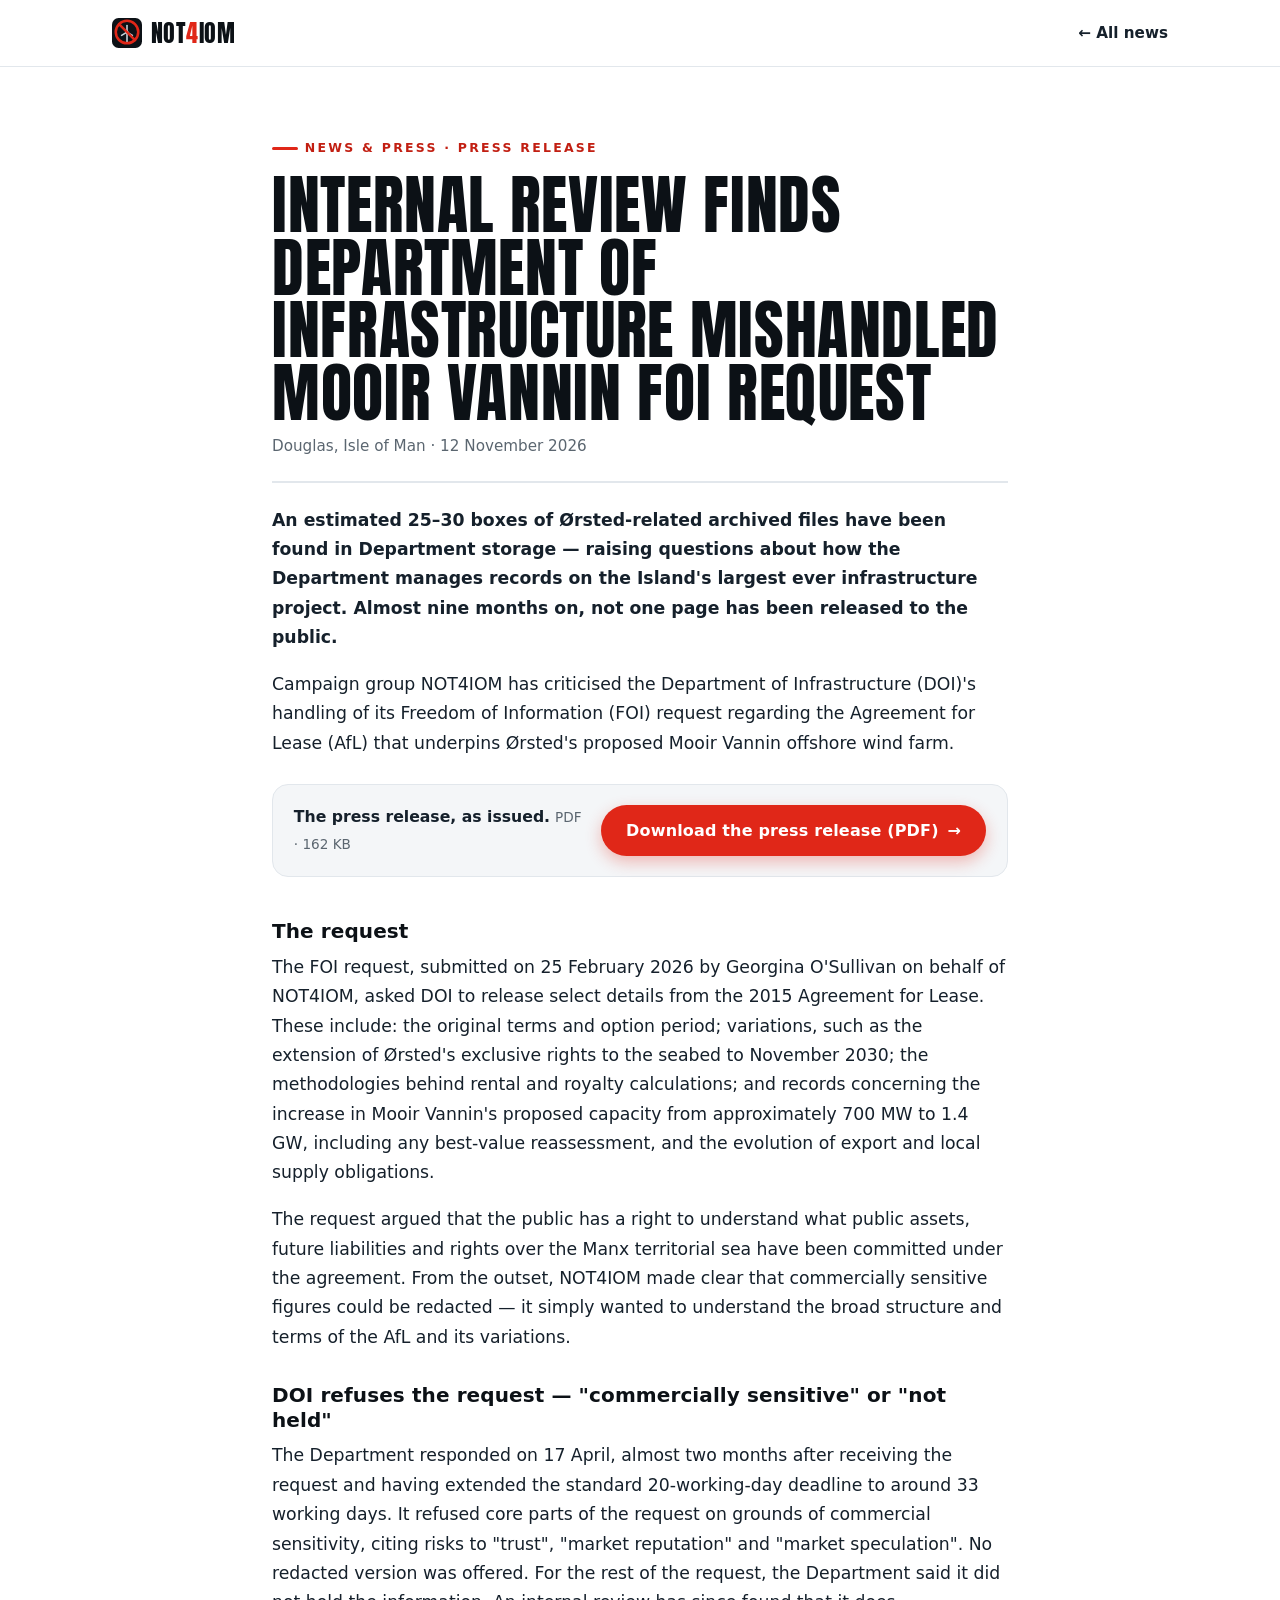
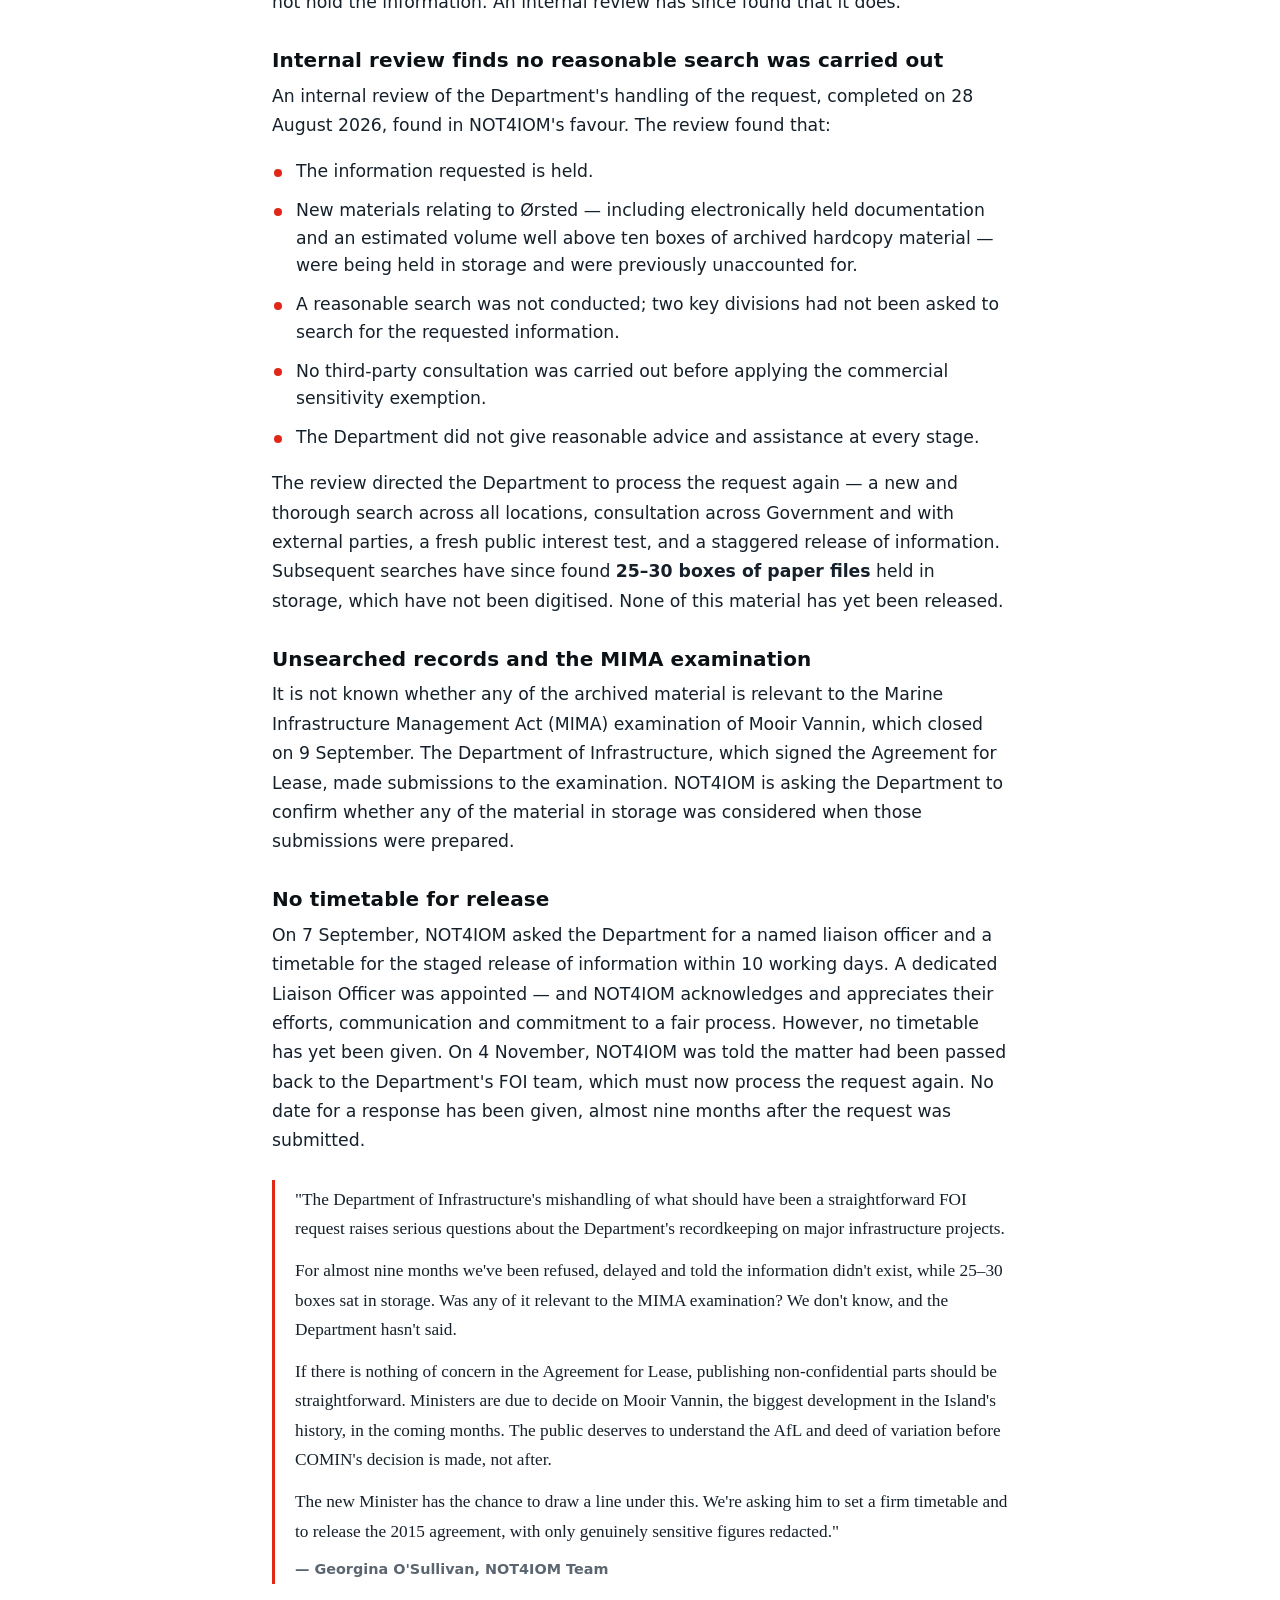
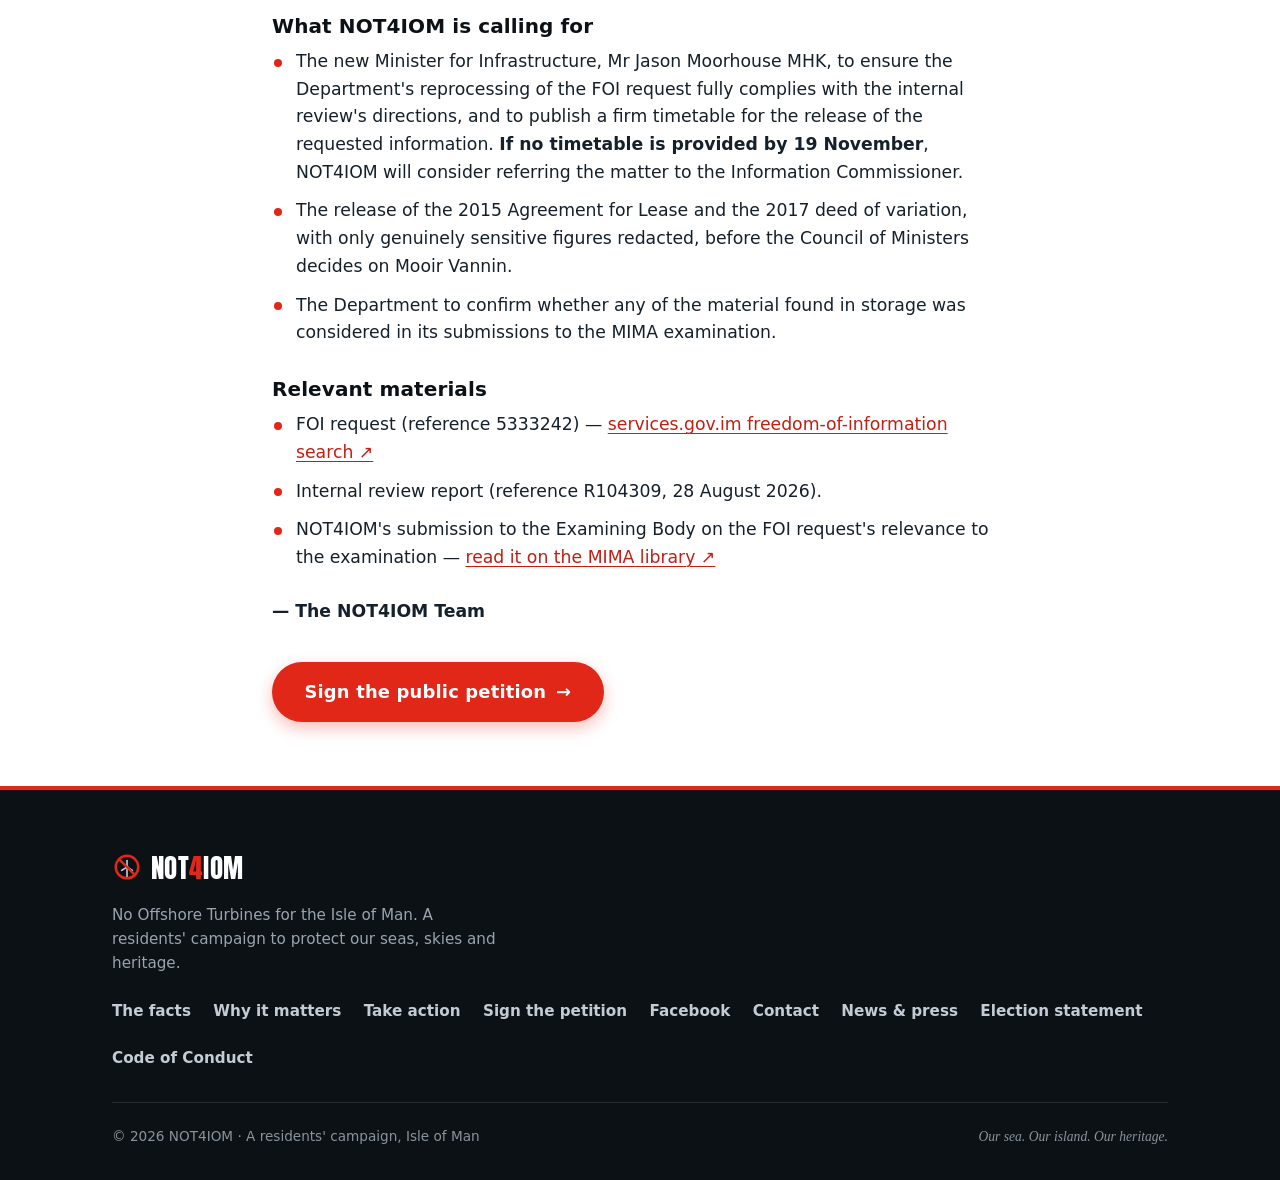
<file: foi-request.html>
<!DOCTYPE html>
<html lang="en-GB">
<head>
  <meta charset="UTF-8">
  <meta name="viewport" content="width=device-width, initial-scale=1">

  <title>FOI mishandled: Department of Infrastructure internal review — NOT4IOM</title>
  <meta name="description" content="An internal review found the Department of Infrastructure mishandled NOT4IOM's Freedom of Information request on the Mooir Vannin Agreement for Lease — with an estimated 25–30 boxes of Ørsted-related files found in storage. Nine months on, nothing has been released.">
  <meta name="theme-color" content="#e02718">
  <link rel="canonical" href="https://not4iom.com/foi-request.html">

  <meta property="og:type" content="article">
  <meta property="og:site_name" content="NOT4IOM">
  <meta property="og:title" content="Internal review finds Department of Infrastructure mishandled Mooir Vannin FOI request">
  <meta property="og:description" content="An estimated 25–30 boxes of Ørsted-related files found in storage. Almost nine months on, not one page has been released to the public.">
  <meta property="og:url" content="https://not4iom.com/foi-request.html">
  <meta property="og:image" content="https://not4iom.com/images/not4iom-banner.jpeg">
  <meta property="og:locale" content="en_GB">

  <link rel="icon" href="favicon.svg" type="image/svg+xml">
  <link rel="mask-icon" href="favicon.svg" color="#e02718">

  <link rel="preconnect" href="https://fonts.googleapis.com">
  <link rel="preconnect" href="https://fonts.gstatic.com" crossorigin>
  <link href="https://fonts.googleapis.com/css2?family=Anton&display=swap" rel="stylesheet">
  <link rel="stylesheet" href="styles.css">
</head>
<body class="doc-page">
<a class="skip-link" href="#main">Skip to content</a>

<header class="doc-header">
  <div class="wrap doc-header-inner">
    <a class="brand" href="/" aria-label="NOT4IOM home">
      <img src="favicon.svg" alt="" width="30" height="30">
      <span>NOT<span class="b-red">4</span>IOM</span>
    </a>
    <a class="doc-back" href="news.html">← All news</a>
  </div>
</header>

<main class="doc" id="main">
  <div class="wrap doc-wrap">
    <span class="eyebrow">News &amp; press · Press release</span>
    <h1>Internal review finds Department of Infrastructure mishandled Mooir Vannin FOI request</h1>
    <p class="doc-meta">Douglas, Isle of Man · 12 November 2026</p>

    <div class="doc-body">
      <p class="doc-lead">An estimated 25–30 boxes of Ørsted-related archived files have been found in Department storage — raising questions about how the Department manages records on the Island's largest ever infrastructure project. Almost nine months on, not one page has been released to the public.</p>

      <p>Campaign group NOT4IOM has criticised the Department of Infrastructure (DOI)'s handling of its Freedom of Information (FOI) request regarding the Agreement for Lease (AfL) that underpins Ørsted's proposed Mooir Vannin offshore wind farm.</p>

      <div class="doc-download">
        <p><strong>The press release, as issued.</strong> <span class="meta">PDF · 162&nbsp;KB</span></p>
        <a class="btn" href="files/not4iom-foi-press-release.pdf" target="_blank" rel="noopener">Download the press release (PDF) <span class="arrow" aria-hidden="true">→</span></a>
      </div>

      <h2>The request</h2>
      <p>The FOI request, submitted on 25 February 2026 by Georgina O'Sullivan on behalf of NOT4IOM, asked DOI to release select details from the 2015 Agreement for Lease. These include: the original terms and option period; variations, such as the extension of Ørsted's exclusive rights to the seabed to November 2030; the methodologies behind rental and royalty calculations; and records concerning the increase in Mooir Vannin's proposed capacity from approximately 700 MW to 1.4 GW, including any best-value reassessment, and the evolution of export and local supply obligations.</p>
      <p>The request argued that the public has a right to understand what public assets, future liabilities and rights over the Manx territorial sea have been committed under the agreement. From the outset, NOT4IOM made clear that commercially sensitive figures could be redacted — it simply wanted to understand the broad structure and terms of the AfL and its variations.</p>

      <h2>DOI refuses the request — "commercially sensitive" or "not held"</h2>
      <p>The Department responded on 17 April, almost two months after receiving the request and having extended the standard 20-working-day deadline to around 33 working days. It refused core parts of the request on grounds of commercial sensitivity, citing risks to "trust", "market reputation" and "market speculation". No redacted version was offered. For the rest of the request, the Department said it did not hold the information. An internal review has since found that it does.</p>

      <h2>Internal review finds no reasonable search was carried out</h2>
      <p>An internal review of the Department's handling of the request, completed on 28 August 2026, found in NOT4IOM's favour. The review found that:</p>
      <ul class="doc-bullets">
        <li>The information requested is held.</li>
        <li>New materials relating to Ørsted — including electronically held documentation and an estimated volume well above ten boxes of archived hardcopy material — were being held in storage and were previously unaccounted for.</li>
        <li>A reasonable search was not conducted; two key divisions had not been asked to search for the requested information.</li>
        <li>No third-party consultation was carried out before applying the commercial sensitivity exemption.</li>
        <li>The Department did not give reasonable advice and assistance at every stage.</li>
      </ul>
      <p>The review directed the Department to process the request again — a new and thorough search across all locations, consultation across Government and with external parties, a fresh public interest test, and a staggered release of information. Subsequent searches have since found <strong>25–30 boxes of paper files</strong> held in storage, which have not been digitised. None of this material has yet been released.</p>

      <h2>Unsearched records and the MIMA examination</h2>
      <p>It is not known whether any of the archived material is relevant to the Marine Infrastructure Management Act (MIMA) examination of Mooir Vannin, which closed on 9 September. The Department of Infrastructure, which signed the Agreement for Lease, made submissions to the examination. NOT4IOM is asking the Department to confirm whether any of the material in storage was considered when those submissions were prepared.</p>

      <h2>No timetable for release</h2>
      <p>On 7 September, NOT4IOM asked the Department for a named liaison officer and a timetable for the staged release of information within 10 working days. A dedicated Liaison Officer was appointed — and NOT4IOM acknowledges and appreciates their efforts, communication and commitment to a fair process. However, no timetable has yet been given. On 4 November, NOT4IOM was told the matter had been passed back to the Department's FOI team, which must now process the request again. No date for a response has been given, almost nine months after the request was submitted.</p>

      <blockquote class="doc-quote">
        <p>"The Department of Infrastructure's mishandling of what should have been a straightforward FOI request raises serious questions about the Department's recordkeeping on major infrastructure projects.</p>
        <p>For almost nine months we've been refused, delayed and told the information didn't exist, while 25–30 boxes sat in storage. Was any of it relevant to the MIMA examination? We don't know, and the Department hasn't said.</p>
        <p>If there is nothing of concern in the Agreement for Lease, publishing non-confidential parts should be straightforward. Ministers are due to decide on Mooir Vannin, the biggest development in the Island's history, in the coming months. The public deserves to understand the AfL and deed of variation before COMIN's decision is made, not after.</p>
        <p>The new Minister has the chance to draw a line under this. We're asking him to set a firm timetable and to release the 2015 agreement, with only genuinely sensitive figures redacted."</p>
        <cite>— Georgina O'Sullivan, NOT4IOM Team</cite>
      </blockquote>

      <h2>What NOT4IOM is calling for</h2>
      <ul class="doc-bullets">
        <li>The new Minister for Infrastructure, Mr Jason Moorhouse MHK, to ensure the Department's reprocessing of the FOI request fully complies with the internal review's directions, and to publish a firm timetable for the release of the requested information. <strong>If no timetable is provided by 19 November</strong>, NOT4IOM will consider referring the matter to the Information Commissioner.</li>
        <li>The release of the 2015 Agreement for Lease and the 2017 deed of variation, with only genuinely sensitive figures redacted, before the Council of Ministers decides on Mooir Vannin.</li>
        <li>The Department to confirm whether any of the material found in storage was considered in its submissions to the MIMA examination.</li>
      </ul>

      <h2>Relevant materials</h2>
      <ul class="doc-bullets">
        <li>FOI request (reference 5333242) — <a href="https://services.gov.im/freedom-of-information/search" target="_blank" rel="noopener">services.gov.im freedom-of-information search ↗</a></li>
        <li>Internal review report (reference R104309, 28 August 2026).</li>
        <li>NOT4IOM's submission to the Examining Body on the FOI request's relevance to the examination — <a href="https://mima.gov.im/media/bctlt1ta/no-offshore-turbines-4-isle-of-man-2.pdf" target="_blank" rel="noopener">read it on the MIMA library ↗</a></li>
      </ul>

      <p class="doc-sign">— The NOT4IOM Team</p>
    </div>

    <div class="doc-cta">
      <a class="btn btn--lg" href="https://www.cognitoforms.com/NOT4IOM1/NOT4IOM" target="_blank" rel="noopener">Sign the public petition <span class="arrow" aria-hidden="true">→</span></a>
    </div>
  </div>
</main>

<footer class="site-footer">
  <div class="wrap">
    <div class="footer-top">
      <div class="footer-brand">
        <a class="brand" href="/" aria-label="NOT4IOM home">
          <img src="favicon.svg" alt="" width="34" height="34">
          <span>NOT<span class="b-red">4</span>IOM</span>
        </a>
        <p>No Offshore Turbines for the Isle of Man. A residents' campaign to protect our seas, skies and heritage.</p>
      </div>
      <nav class="footer-nav" aria-label="Footer">
        <a href="/#facts">The facts</a>
        <a href="/#why">Why it matters</a>
        <a href="/#action">Take action</a>
        <a href="https://www.cognitoforms.com/NOT4IOM1/NOT4IOM" target="_blank" rel="noopener">Sign the petition</a>
        <a href="https://www.facebook.com/p/No-Offshore-Turbines-4-Isle-of-Man-61588338835208/" target="_blank" rel="noopener">Facebook</a>
        <a href="mailto:NOT4IOM@proton.me">Contact</a>
        <a href="news.html">News &amp; press</a>
        <a href="election-statement.html">Election statement</a>
        <a href="code-of-conduct.html">Code of Conduct</a>
      </nav>
    </div>
    <div class="footer-bottom">
      <span>© 2026 NOT4IOM · A residents' campaign, Isle of Man</span>
      <span class="mooir">Our sea. Our island. Our heritage.</span>
    </div>
  </div>
</footer>
</body>
</html>
</file>
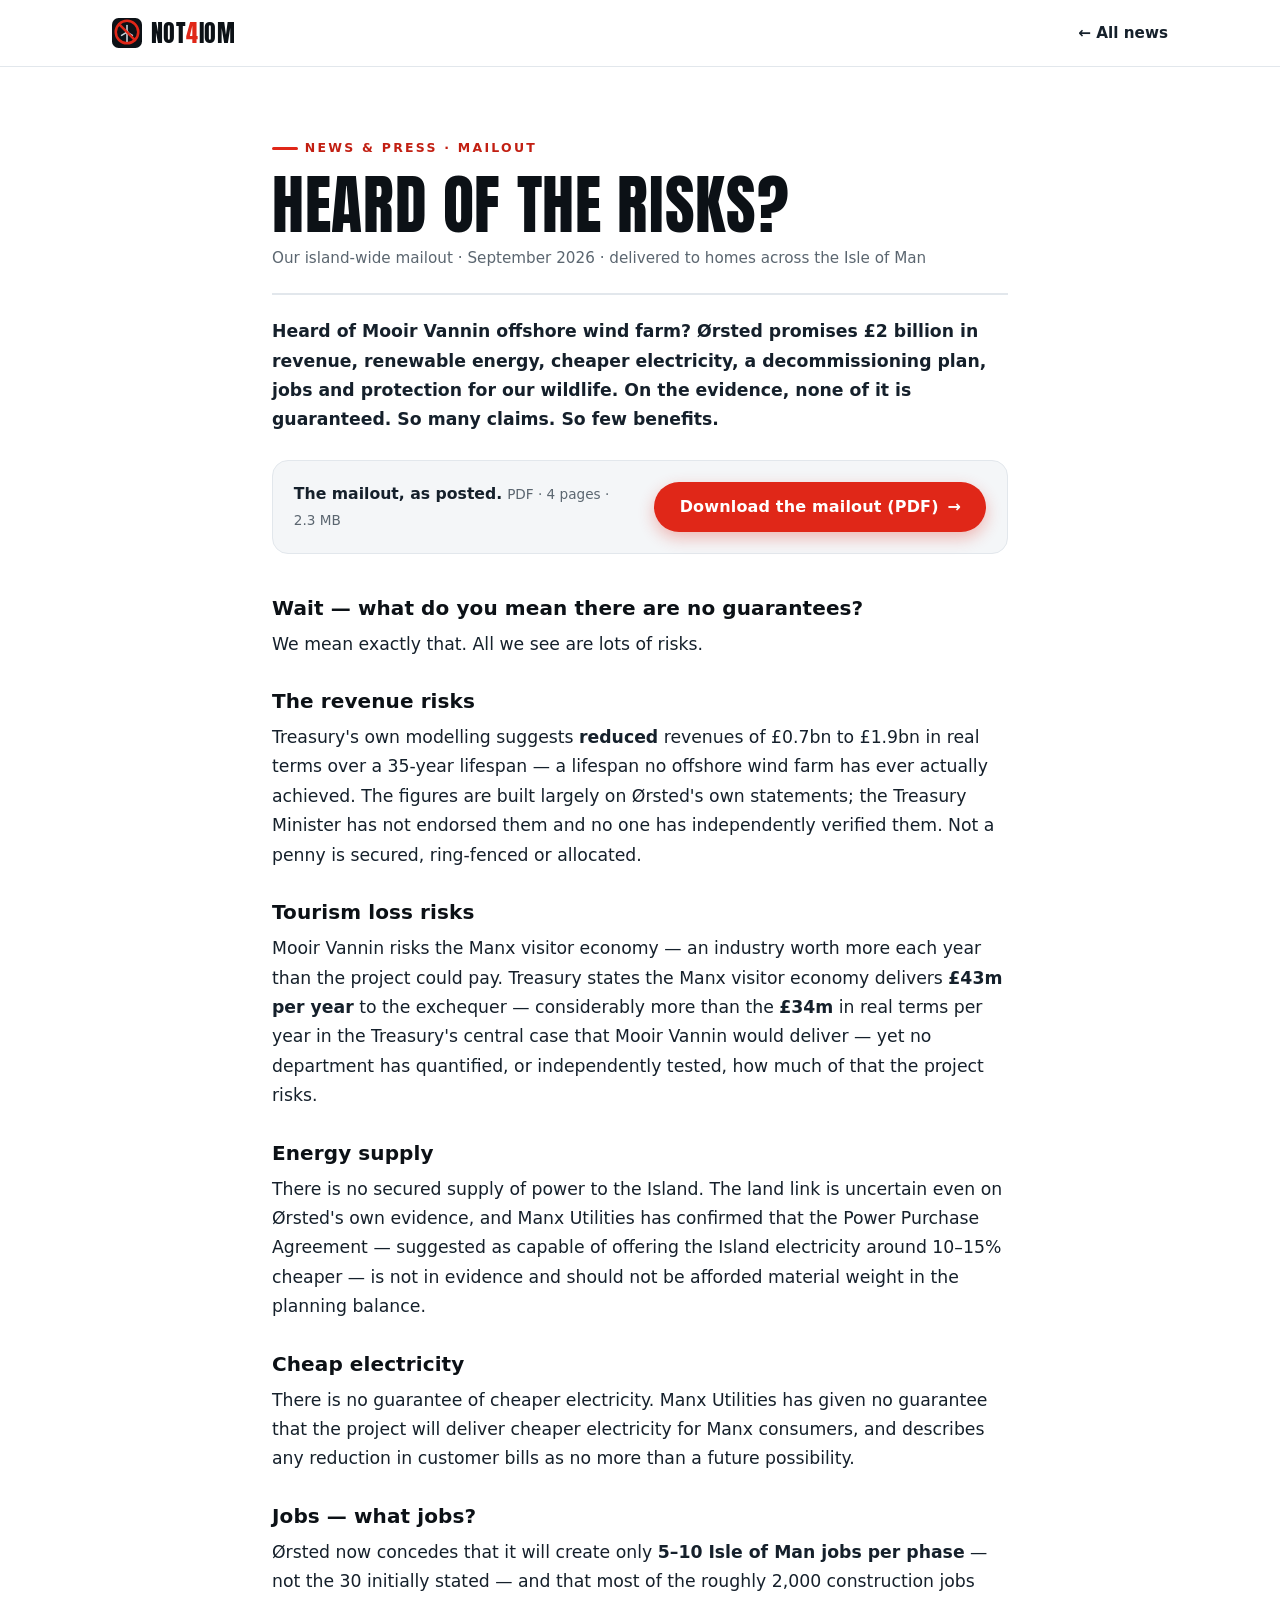
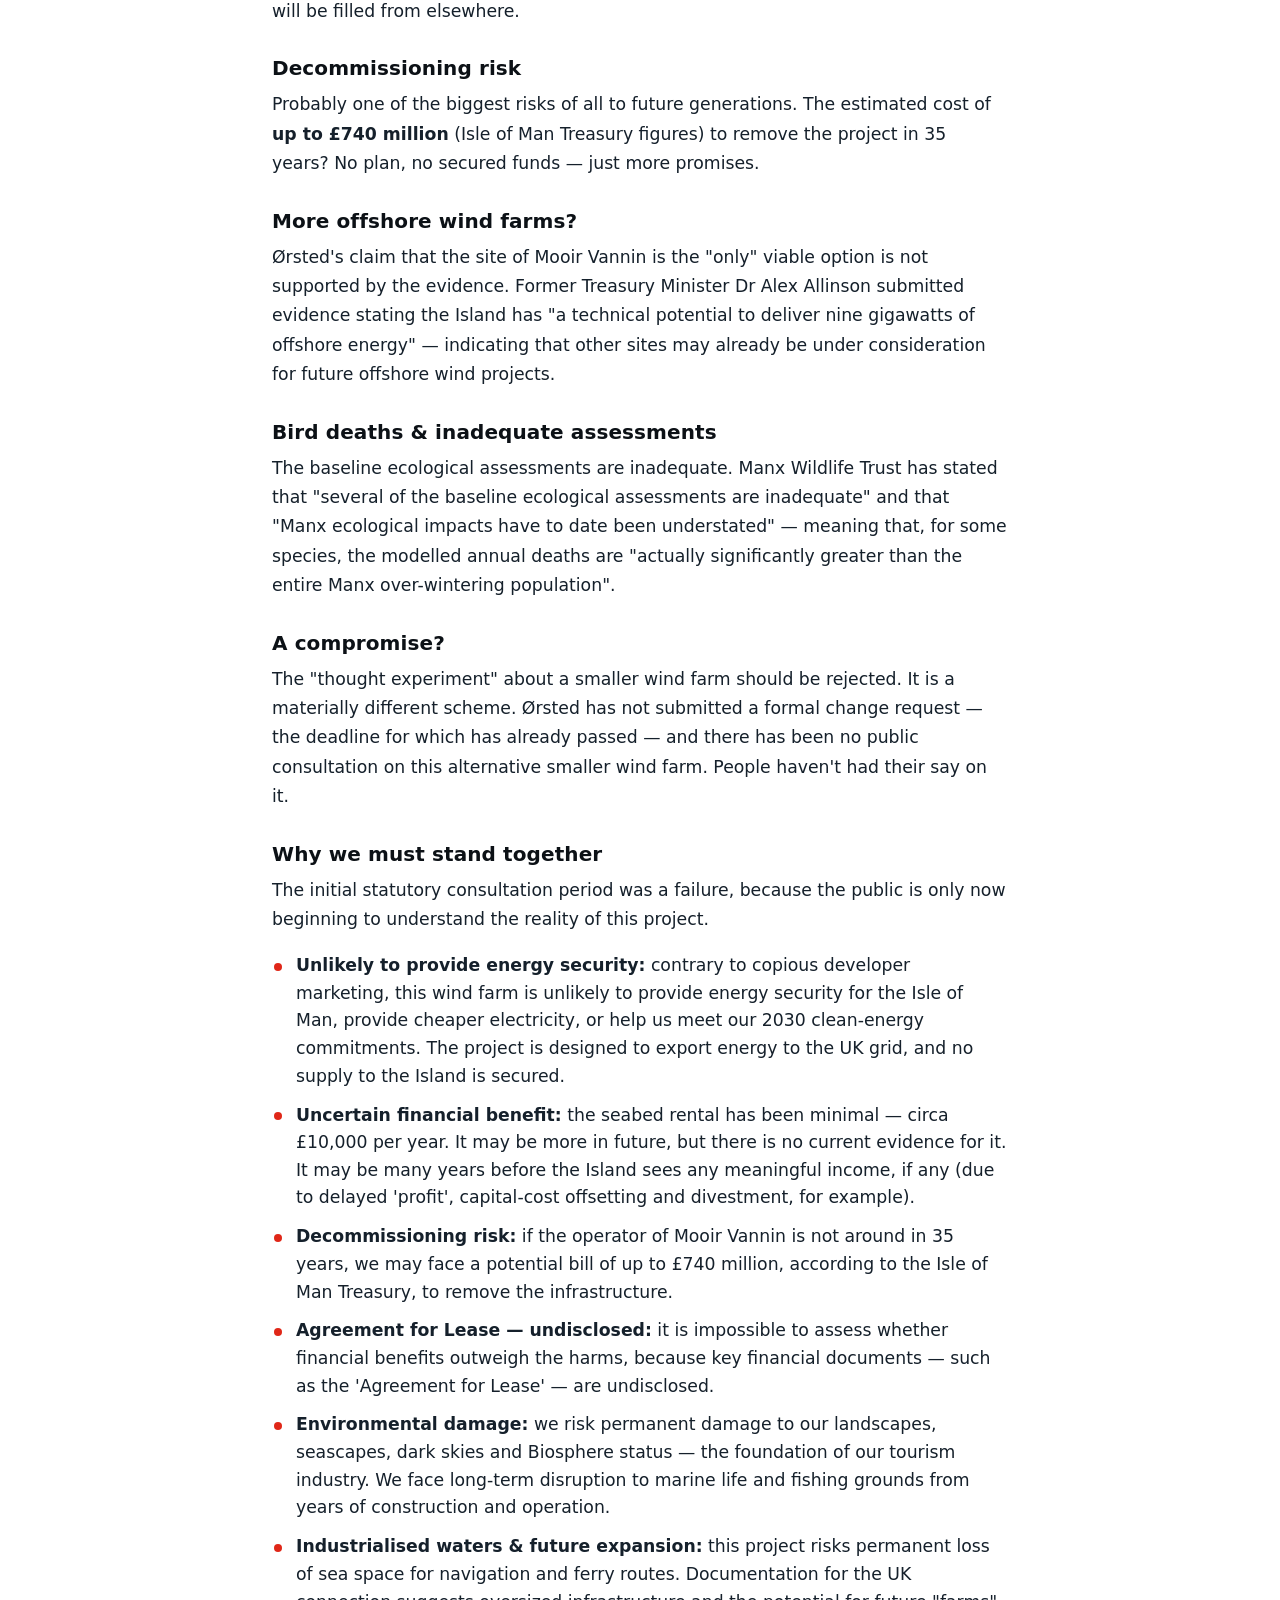
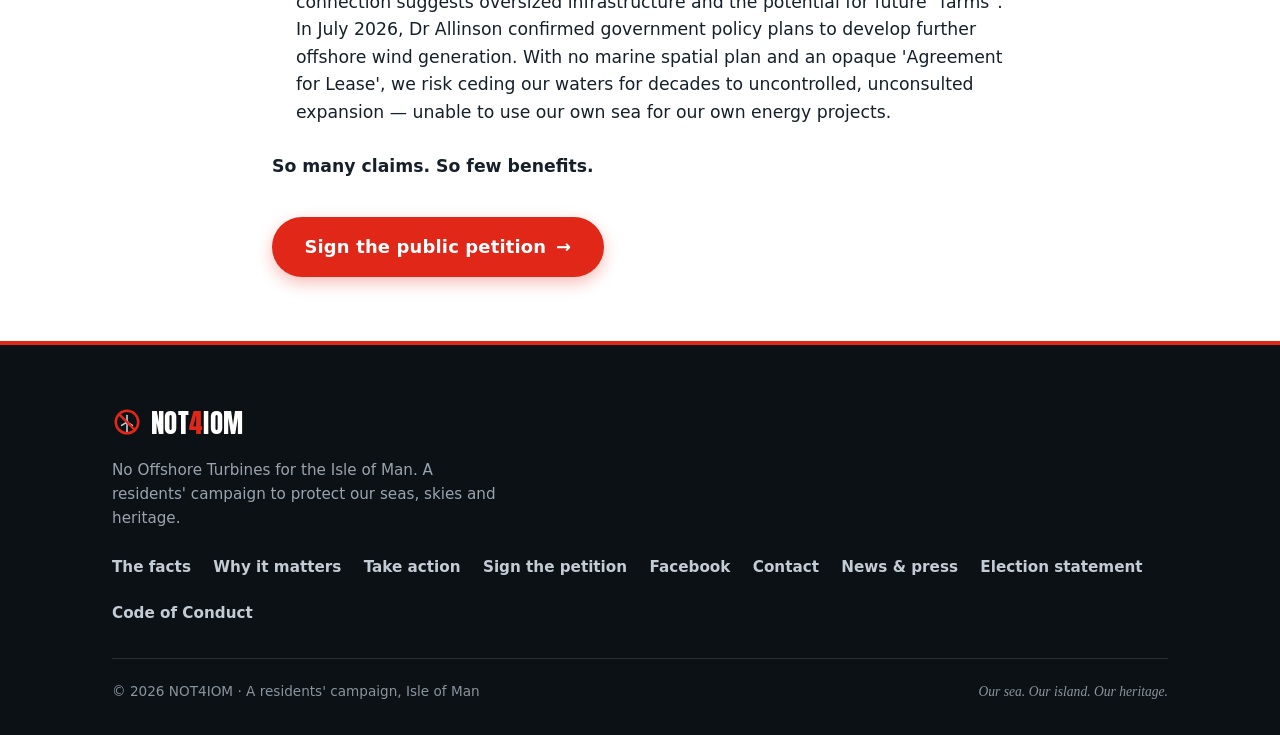
<file: mailout.html>
<!DOCTYPE html>
<html lang="en-GB">
<head>
  <meta charset="UTF-8">
  <meta name="viewport" content="width=device-width, initial-scale=1">

  <title>Our island-wide mailout — NOT4IOM</title>
  <meta name="description" content="Heard of Mooir Vannin offshore wind farm? Heard of the RISKS? The full text of NOT4IOM's island-wide mailout — the developer's claims, and what the evidence actually shows.">
  <meta name="theme-color" content="#e02718">
  <link rel="canonical" href="https://not4iom.com/mailout.html">

  <meta property="og:type" content="article">
  <meta property="og:site_name" content="NOT4IOM">
  <meta property="og:title" content="Our island-wide mailout — NOT4IOM">
  <meta property="og:description" content="Heard of Mooir Vannin offshore wind farm? Heard of the RISKS? So many claims. So few benefits.">
  <meta property="og:url" content="https://not4iom.com/mailout.html">
  <meta property="og:image" content="https://not4iom.com/images/not4iom-banner.jpeg">
  <meta property="og:locale" content="en_GB">

  <link rel="icon" href="favicon.svg" type="image/svg+xml">
  <link rel="mask-icon" href="favicon.svg" color="#e02718">

  <link rel="preconnect" href="https://fonts.googleapis.com">
  <link rel="preconnect" href="https://fonts.gstatic.com" crossorigin>
  <link href="https://fonts.googleapis.com/css2?family=Anton&display=swap" rel="stylesheet">
  <link rel="stylesheet" href="styles.css">
</head>
<body class="doc-page">
<a class="skip-link" href="#main">Skip to content</a>

<header class="doc-header">
  <div class="wrap doc-header-inner">
    <a class="brand" href="/" aria-label="NOT4IOM home">
      <img src="favicon.svg" alt="" width="30" height="30">
      <span>NOT<span class="b-red">4</span>IOM</span>
    </a>
    <a class="doc-back" href="news.html">← All news</a>
  </div>
</header>

<main class="doc" id="main">
  <div class="wrap doc-wrap">
    <span class="eyebrow">News &amp; press · Mailout</span>
    <h1>Heard of the RISKS?</h1>
    <p class="doc-meta">Our island-wide mailout · September 2026 · delivered to homes across the Isle of Man</p>

    <div class="doc-body">
      <p class="doc-lead">Heard of Mooir Vannin offshore wind farm? Ørsted promises £2 billion in revenue, renewable energy, cheaper electricity, a decommissioning plan, jobs and protection for our wildlife. On the evidence, none of it is guaranteed. So many claims. So few benefits.</p>

      <div class="doc-download">
        <p><strong>The mailout, as posted.</strong> <span class="meta">PDF · 4 pages · 2.3&nbsp;MB</span></p>
        <a class="btn" href="files/not4iom-mailout.pdf" target="_blank" rel="noopener">Download the mailout (PDF) <span class="arrow" aria-hidden="true">→</span></a>
      </div>

      <h2>Wait — what do you mean there are no guarantees?</h2>
      <p>We mean exactly that. All we see are lots of risks.</p>

      <h2>The revenue risks</h2>
      <p>Treasury's own modelling suggests <strong>reduced</strong> revenues of £0.7bn to £1.9bn in real terms over a 35-year lifespan — a lifespan no offshore wind farm has ever actually achieved. The figures are built largely on Ørsted's own statements; the Treasury Minister has not endorsed them and no one has independently verified them. Not a penny is secured, ring-fenced or allocated.</p>

      <h2>Tourism loss risks</h2>
      <p>Mooir Vannin risks the Manx visitor economy — an industry worth more each year than the project could pay. Treasury states the Manx visitor economy delivers <strong>£43m per year</strong> to the exchequer — considerably more than the <strong>£34m</strong> in real terms per year in the Treasury's central case that Mooir Vannin would deliver — yet no department has quantified, or independently tested, how much of that the project risks.</p>

      <h2>Energy supply</h2>
      <p>There is no secured supply of power to the Island. The land link is uncertain even on Ørsted's own evidence, and Manx Utilities has confirmed that the Power Purchase Agreement — suggested as capable of offering the Island electricity around 10–15% cheaper — is not in evidence and should not be afforded material weight in the planning balance.</p>

      <h2>Cheap electricity</h2>
      <p>There is no guarantee of cheaper electricity. Manx Utilities has given no guarantee that the project will deliver cheaper electricity for Manx consumers, and describes any reduction in customer bills as no more than a future possibility.</p>

      <h2>Jobs — what jobs?</h2>
      <p>Ørsted now concedes that it will create only <strong>5–10 Isle of Man jobs per phase</strong> — not the 30 initially stated — and that most of the roughly 2,000 construction jobs will be filled from elsewhere.</p>

      <h2>Decommissioning risk</h2>
      <p>Probably one of the biggest risks of all to future generations. The estimated cost of <strong>up to £740 million</strong> (Isle of Man Treasury figures) to remove the project in 35 years? No plan, no secured funds — just more promises.</p>

      <h2>More offshore wind farms?</h2>
      <p>Ørsted's claim that the site of Mooir Vannin is the "only" viable option is not supported by the evidence. Former Treasury Minister Dr Alex Allinson submitted evidence stating the Island has "a technical potential to deliver nine gigawatts of offshore energy" — indicating that other sites may already be under consideration for future offshore wind projects.</p>

      <h2>Bird deaths &amp; inadequate assessments</h2>
      <p>The baseline ecological assessments are inadequate. Manx Wildlife Trust has stated that "several of the baseline ecological assessments are inadequate" and that "Manx ecological impacts have to date been understated" — meaning that, for some species, the modelled annual deaths are "actually significantly greater than the entire Manx over-wintering population".</p>

      <h2>A compromise?</h2>
      <p>The "thought experiment" about a smaller wind farm should be rejected. It is a materially different scheme. Ørsted has not submitted a formal change request — the deadline for which has already passed — and there has been no public consultation on this alternative smaller wind farm. People haven't had their say on it.</p>

      <h2>Why we must stand together</h2>
      <p>The initial statutory consultation period was a failure, because the public is only now beginning to understand the reality of this project.</p>
      <ul class="doc-bullets">
        <li><strong>Unlikely to provide energy security:</strong> contrary to copious developer marketing, this wind farm is unlikely to provide energy security for the Isle of Man, provide cheaper electricity, or help us meet our 2030 clean-energy commitments. The project is designed to export energy to the UK grid, and no supply to the Island is secured.</li>
        <li><strong>Uncertain financial benefit:</strong> the seabed rental has been minimal — circa £10,000 per year. It may be more in future, but there is no current evidence for it. It may be many years before the Island sees any meaningful income, if any (due to delayed 'profit', capital-cost offsetting and divestment, for example).</li>
        <li><strong>Decommissioning risk:</strong> if the operator of Mooir Vannin is not around in 35 years, we may face a potential bill of up to £740 million, according to the Isle of Man Treasury, to remove the infrastructure.</li>
        <li><strong>Agreement for Lease — undisclosed:</strong> it is impossible to assess whether financial benefits outweigh the harms, because key financial documents — such as the 'Agreement for Lease' — are undisclosed.</li>
        <li><strong>Environmental damage:</strong> we risk permanent damage to our landscapes, seascapes, dark skies and Biosphere status — the foundation of our tourism industry. We face long-term disruption to marine life and fishing grounds from years of construction and operation.</li>
        <li><strong>Industrialised waters &amp; future expansion:</strong> this project risks permanent loss of sea space for navigation and ferry routes. Documentation for the UK connection suggests oversized infrastructure and the potential for future "farms". In July 2026, Dr Allinson confirmed government policy plans to develop further offshore wind generation. With no marine spatial plan and an opaque 'Agreement for Lease', we risk ceding our waters for decades to uncontrolled, unconsulted expansion — unable to use our own sea for our own energy projects.</li>
      </ul>

      <p class="doc-sign">So many claims. So few benefits.</p>
    </div>

    <div class="doc-cta">
      <a class="btn btn--lg" href="https://www.cognitoforms.com/NOT4IOM1/NOT4IOM" target="_blank" rel="noopener">Sign the public petition <span class="arrow" aria-hidden="true">→</span></a>
    </div>
  </div>
</main>

<footer class="site-footer">
  <div class="wrap">
    <div class="footer-top">
      <div class="footer-brand">
        <a class="brand" href="/" aria-label="NOT4IOM home">
          <img src="favicon.svg" alt="" width="34" height="34">
          <span>NOT<span class="b-red">4</span>IOM</span>
        </a>
        <p>No Offshore Turbines for the Isle of Man. A residents' campaign to protect our seas, skies and heritage.</p>
      </div>
      <nav class="footer-nav" aria-label="Footer">
        <a href="/#facts">The facts</a>
        <a href="/#why">Why it matters</a>
        <a href="/#action">Take action</a>
        <a href="https://www.cognitoforms.com/NOT4IOM1/NOT4IOM" target="_blank" rel="noopener">Sign the petition</a>
        <a href="https://www.facebook.com/p/No-Offshore-Turbines-4-Isle-of-Man-61588338835208/" target="_blank" rel="noopener">Facebook</a>
        <a href="mailto:NOT4IOM@proton.me">Contact</a>
        <a href="news.html">News &amp; press</a>
        <a href="election-statement.html">Election statement</a>
        <a href="code-of-conduct.html">Code of Conduct</a>
      </nav>
    </div>
    <div class="footer-bottom">
      <span>© 2026 NOT4IOM · A residents' campaign, Isle of Man</span>
      <span class="mooir">Our sea. Our island. Our heritage.</span>
    </div>
  </div>
</footer>
</body>
</html>
</file>
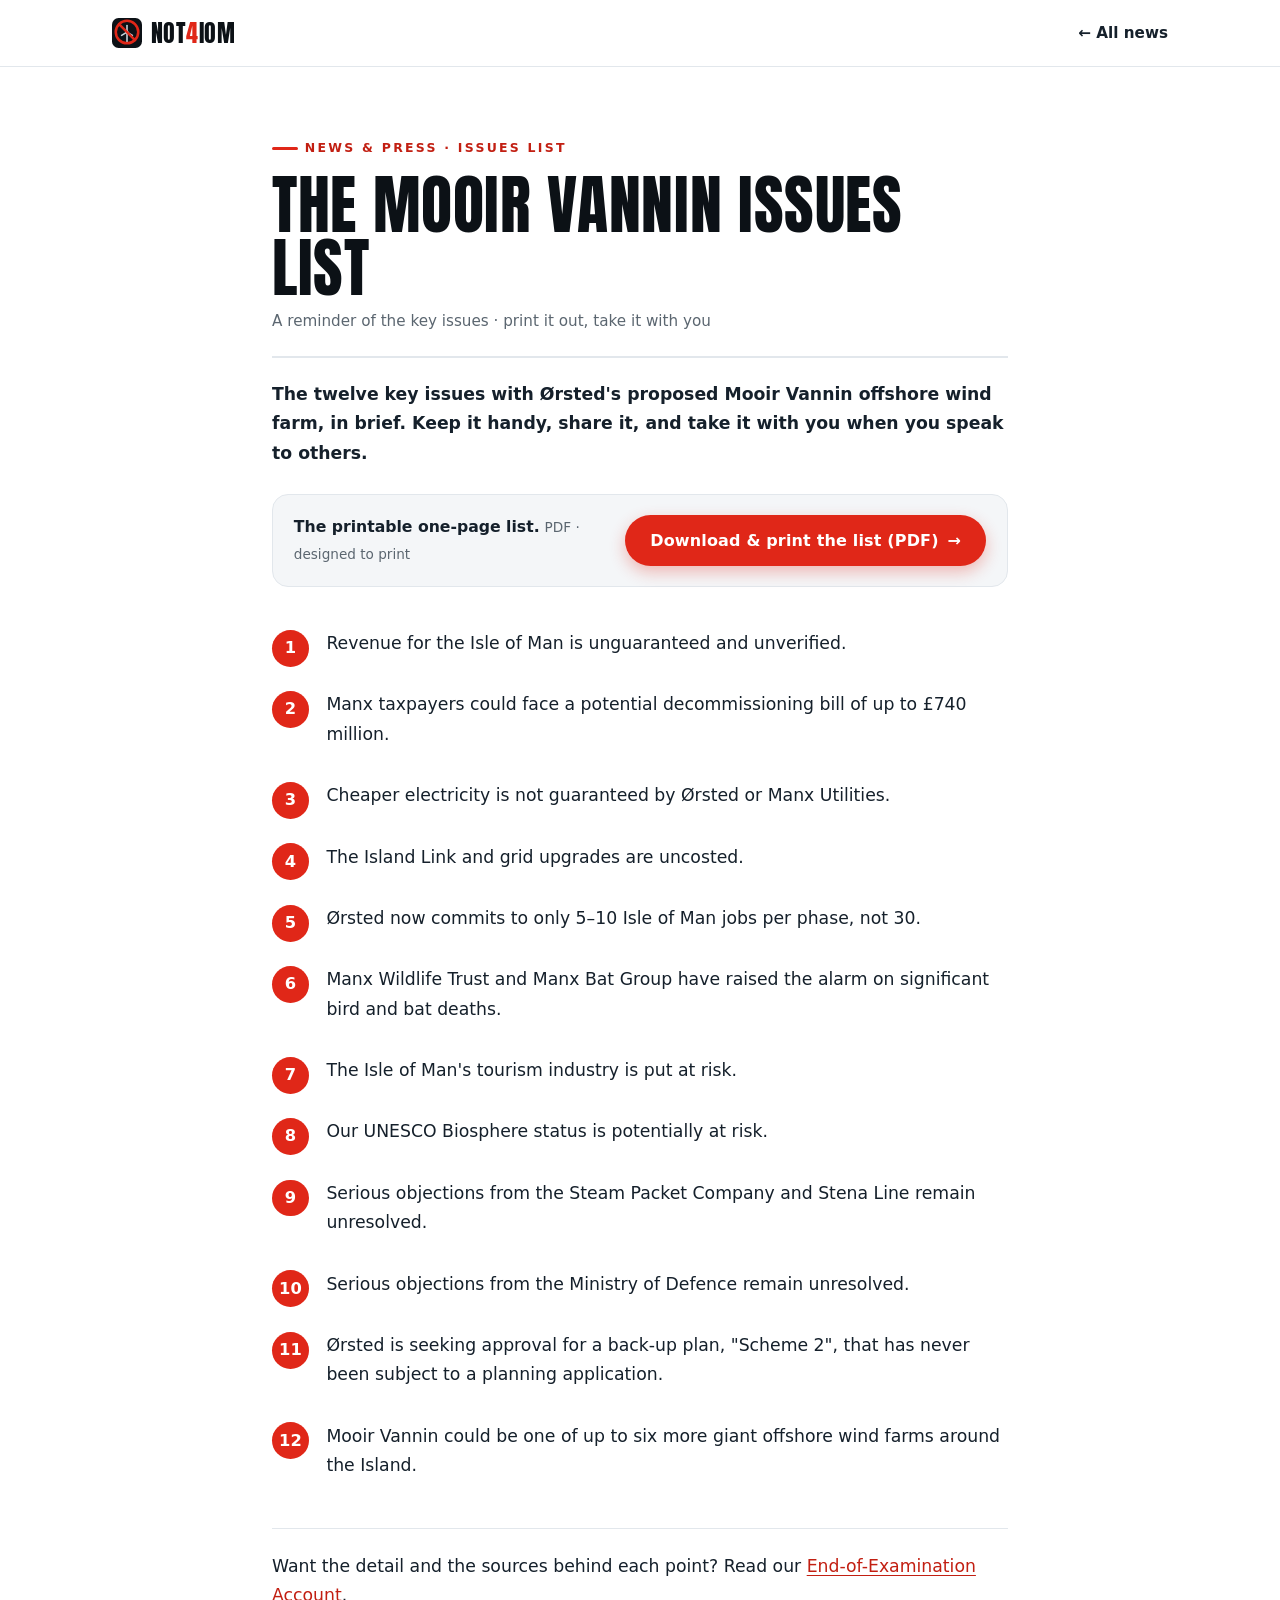
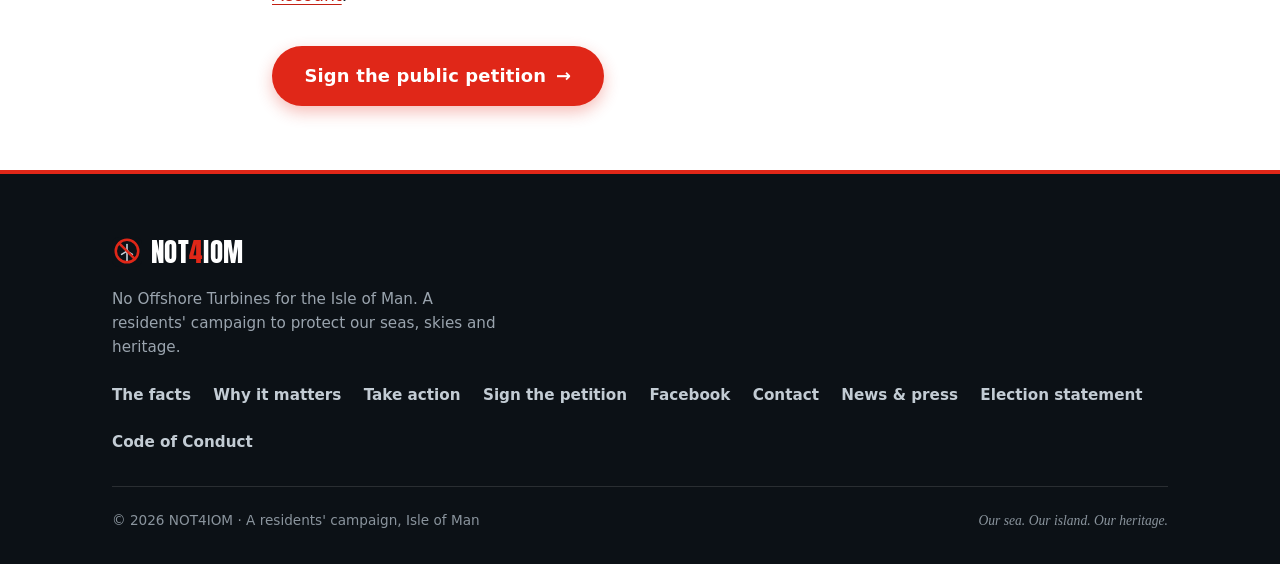
<file: mooir-vannin-issues-list.html>
<!DOCTYPE html>
<html lang="en-GB">
<head>
  <meta charset="UTF-8">
  <meta name="viewport" content="width=device-width, initial-scale=1">

  <title>The Mooir Vannin Issues List — NOT4IOM</title>
  <meta name="description" content="A reminder of the key issues with Ørsted's proposed Mooir Vannin offshore wind farm — twelve points in brief. Print it out, take it with you.">
  <meta name="theme-color" content="#e02718">
  <link rel="canonical" href="https://not4iom.com/mooir-vannin-issues-list.html">

  <meta property="og:type" content="article">
  <meta property="og:site_name" content="NOT4IOM">
  <meta property="og:title" content="The Mooir Vannin Issues List — NOT4IOM">
  <meta property="og:description" content="A reminder of the key issues with the proposed Mooir Vannin offshore wind farm. Print it out, take it with you.">
  <meta property="og:url" content="https://not4iom.com/mooir-vannin-issues-list.html">
  <meta property="og:image" content="https://not4iom.com/images/not4iom-banner.jpeg">
  <meta property="og:locale" content="en_GB">

  <link rel="icon" href="favicon.svg" type="image/svg+xml">
  <link rel="mask-icon" href="favicon.svg" color="#e02718">

  <link rel="preconnect" href="https://fonts.googleapis.com">
  <link rel="preconnect" href="https://fonts.gstatic.com" crossorigin>
  <link href="https://fonts.googleapis.com/css2?family=Anton&display=swap" rel="stylesheet">
  <link rel="stylesheet" href="styles.css">
</head>
<body class="doc-page">
<a class="skip-link" href="#main">Skip to content</a>

<header class="doc-header">
  <div class="wrap doc-header-inner">
    <a class="brand" href="/" aria-label="NOT4IOM home">
      <img src="favicon.svg" alt="" width="30" height="30">
      <span>NOT<span class="b-red">4</span>IOM</span>
    </a>
    <a class="doc-back" href="news.html">← All news</a>
  </div>
</header>

<main class="doc" id="main">
  <div class="wrap doc-wrap">
    <span class="eyebrow">News &amp; press · Issues list</span>
    <h1>The Mooir Vannin Issues List</h1>
    <p class="doc-meta">A reminder of the key issues · print it out, take it with you</p>

    <div class="doc-body">
      <p class="doc-lead">The twelve key issues with Ørsted's proposed Mooir Vannin offshore wind farm, in brief. Keep it handy, share it, and take it with you when you speak to others.</p>

      <div class="doc-download">
        <p><strong>The printable one-page list.</strong> <span class="meta">PDF · designed to print</span></p>
        <a class="btn" href="files/mooir-vannin-issues-list.pdf" target="_blank" rel="noopener">Download &amp; print the list (PDF) <span class="arrow" aria-hidden="true">→</span></a>
      </div>

      <ol class="doc-list">
        <li><p>Revenue for the Isle of Man is unguaranteed and unverified.</p></li>
        <li><p>Manx taxpayers could face a potential decommissioning bill of up to £740 million.</p></li>
        <li><p>Cheaper electricity is not guaranteed by Ørsted or Manx Utilities.</p></li>
        <li><p>The Island Link and grid upgrades are uncosted.</p></li>
        <li><p>Ørsted now commits to only 5–10 Isle of Man jobs per phase, not 30.</p></li>
        <li><p>Manx Wildlife Trust and Manx Bat Group have raised the alarm on significant bird and bat deaths.</p></li>
        <li><p>The Isle of Man's tourism industry is put at risk.</p></li>
        <li><p>Our UNESCO Biosphere status is potentially at risk.</p></li>
        <li><p>Serious objections from the Steam Packet Company and Stena Line remain unresolved.</p></li>
        <li><p>Serious objections from the Ministry of Defence remain unresolved.</p></li>
        <li><p>Ørsted is seeking approval for a back-up plan, "Scheme 2", that has never been subject to a planning application.</p></li>
        <li><p>Mooir Vannin could be one of up to six more giant offshore wind farms around the Island.</p></li>
      </ol>

      <p class="doc-foot">Want the detail and the sources behind each point? Read our <a href="end-of-examination.html">End-of-Examination Account</a>.</p>
    </div>

    <div class="doc-cta">
      <a class="btn btn--lg" href="https://www.cognitoforms.com/NOT4IOM1/NOT4IOM" target="_blank" rel="noopener">Sign the public petition <span class="arrow" aria-hidden="true">→</span></a>
    </div>
  </div>
</main>

<footer class="site-footer">
  <div class="wrap">
    <div class="footer-top">
      <div class="footer-brand">
        <a class="brand" href="/" aria-label="NOT4IOM home">
          <img src="favicon.svg" alt="" width="34" height="34">
          <span>NOT<span class="b-red">4</span>IOM</span>
        </a>
        <p>No Offshore Turbines for the Isle of Man. A residents' campaign to protect our seas, skies and heritage.</p>
      </div>
      <nav class="footer-nav" aria-label="Footer">
        <a href="/#facts">The facts</a>
        <a href="/#why">Why it matters</a>
        <a href="/#action">Take action</a>
        <a href="https://www.cognitoforms.com/NOT4IOM1/NOT4IOM" target="_blank" rel="noopener">Sign the petition</a>
        <a href="https://www.facebook.com/p/No-Offshore-Turbines-4-Isle-of-Man-61588338835208/" target="_blank" rel="noopener">Facebook</a>
        <a href="mailto:NOT4IOM@proton.me">Contact</a>
        <a href="news.html">News &amp; press</a>
        <a href="election-statement.html">Election statement</a>
        <a href="code-of-conduct.html">Code of Conduct</a>
      </nav>
    </div>
    <div class="footer-bottom">
      <span>© 2026 NOT4IOM · A residents' campaign, Isle of Man</span>
      <span class="mooir">Our sea. Our island. Our heritage.</span>
    </div>
  </div>
</footer>
</body>
</html>
</file>
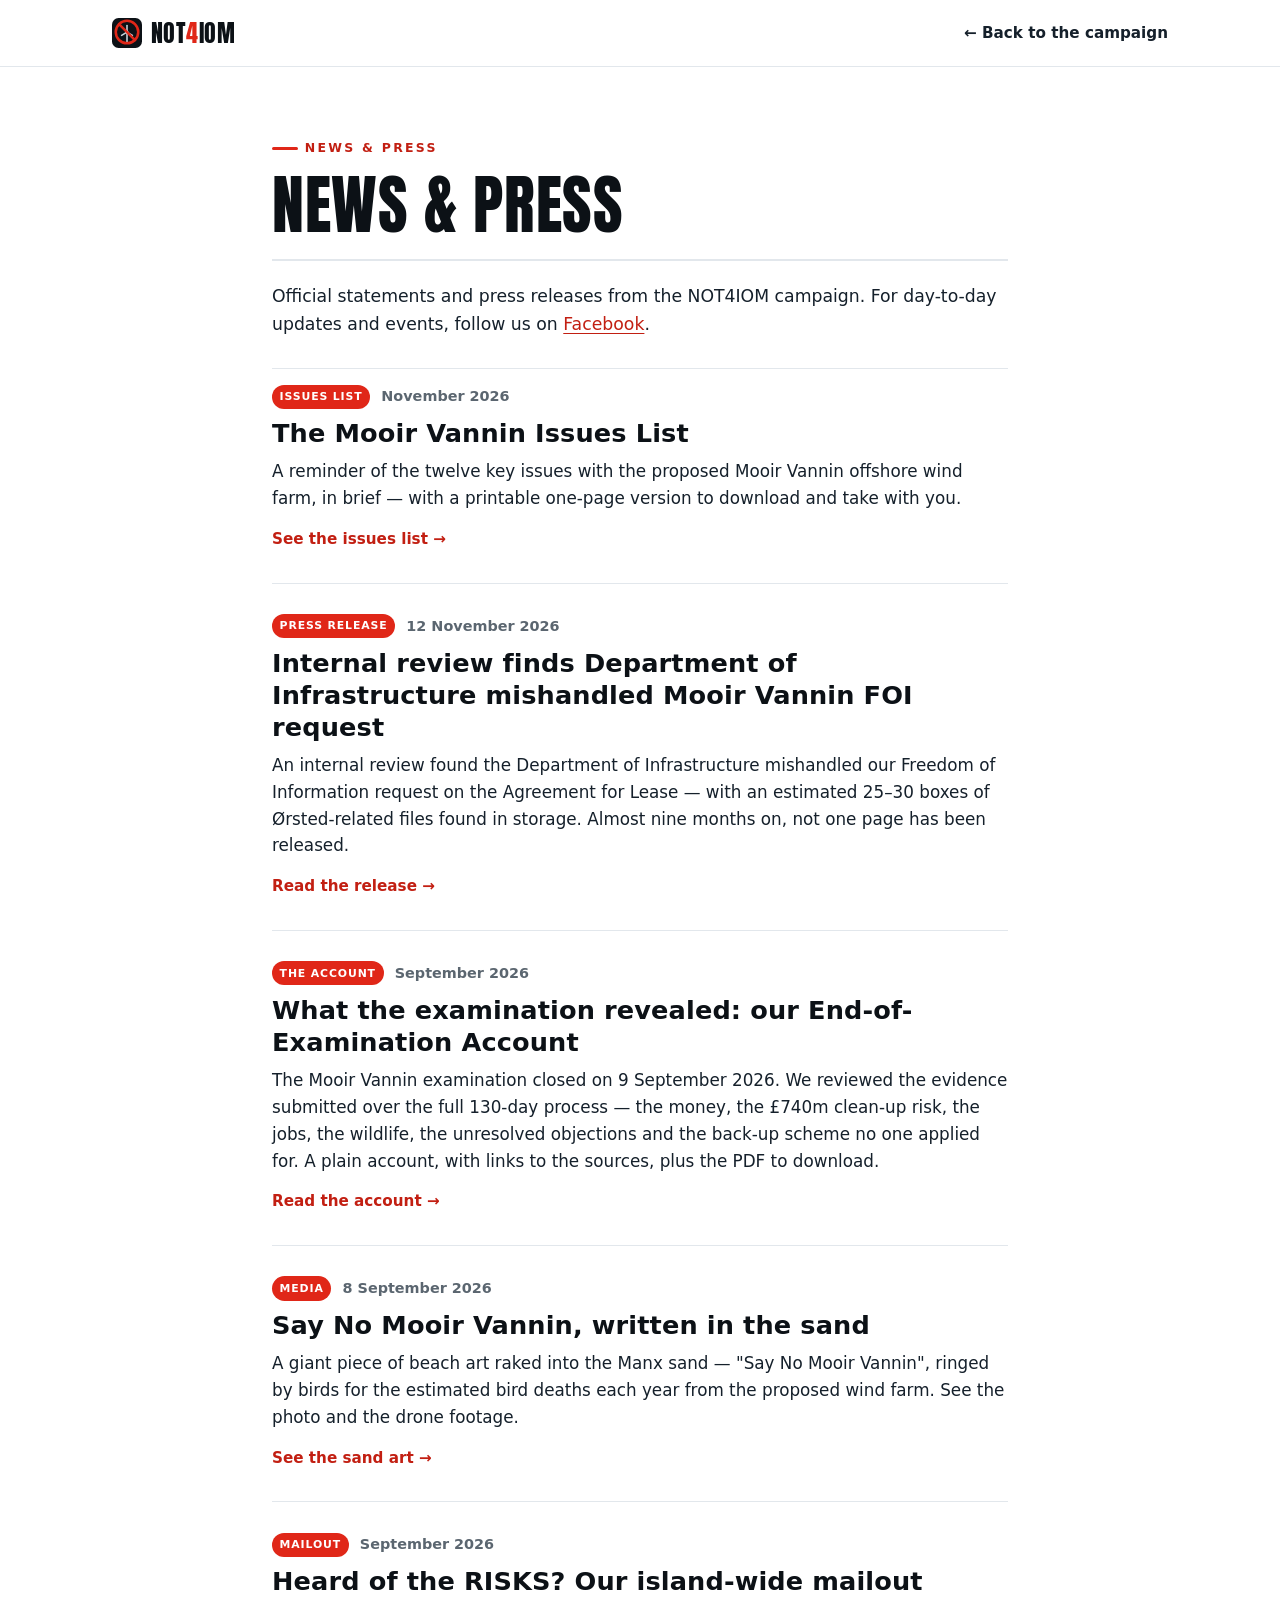
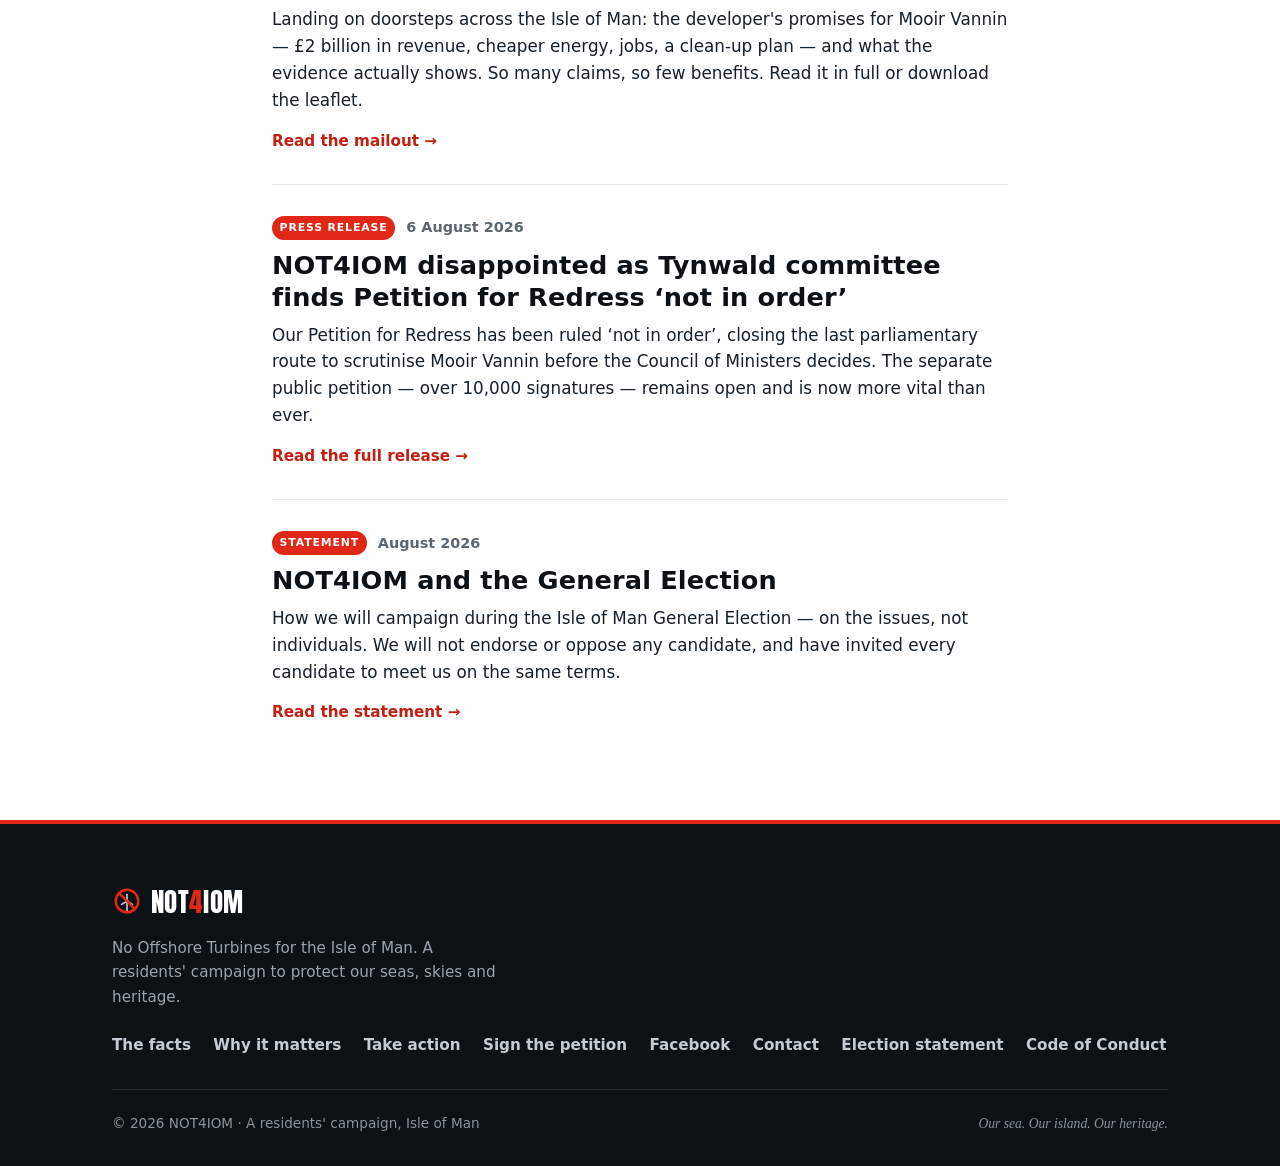
<file: news.html>
<!DOCTYPE html>
<html lang="en-GB">
<head>
  <meta charset="UTF-8">
  <meta name="viewport" content="width=device-width, initial-scale=1">

  <title>News &amp; press — NOT4IOM</title>
  <meta name="description" content="Official statements and press releases from the NOT4IOM campaign against the Mooir Vannin offshore wind farm.">
  <meta name="theme-color" content="#e02718">
  <link rel="canonical" href="https://not4iom.com/news.html">

  <meta property="og:type" content="website">
  <meta property="og:site_name" content="NOT4IOM">
  <meta property="og:title" content="News &amp; press — NOT4IOM">
  <meta property="og:description" content="Official statements and press releases from the NOT4IOM campaign.">
  <meta property="og:url" content="https://not4iom.com/news.html">
  <meta property="og:image" content="https://not4iom.com/images/not4iom-banner.jpeg">
  <meta property="og:locale" content="en_GB">

  <link rel="icon" href="favicon.svg" type="image/svg+xml">
  <link rel="mask-icon" href="favicon.svg" color="#e02718">

  <link rel="preconnect" href="https://fonts.googleapis.com">
  <link rel="preconnect" href="https://fonts.gstatic.com" crossorigin>
  <link href="https://fonts.googleapis.com/css2?family=Anton&display=swap" rel="stylesheet">
  <link rel="stylesheet" href="styles.css">
</head>
<body class="doc-page">
<a class="skip-link" href="#main">Skip to content</a>

<header class="doc-header">
  <div class="wrap doc-header-inner">
    <a class="brand" href="/" aria-label="NOT4IOM home">
      <img src="favicon.svg" alt="" width="30" height="30">
      <span>NOT<span class="b-red">4</span>IOM</span>
    </a>
    <a class="doc-back" href="/">← Back to the campaign</a>
  </div>
</header>

<main class="doc" id="main">
  <div class="wrap doc-wrap">
    <span class="eyebrow">News &amp; press</span>
    <h1>News &amp; press</h1>
    <p class="doc-intro">Official statements and press releases from the NOT4IOM campaign. For day-to-day updates and events, follow us on <a href="https://www.facebook.com/p/No-Offshore-Turbines-4-Isle-of-Man-61588338835208/" target="_blank" rel="noopener">Facebook</a>.</p>

    <ol class="news-list">
      <li class="news-item">
        <div class="news-meta">
          <span class="news-tag">Issues list</span>
          <span class="news-date">November 2026</span>
        </div>
        <h2><a href="mooir-vannin-issues-list.html">The Mooir Vannin Issues List</a></h2>
        <p class="news-excerpt">A reminder of the twelve key issues with the proposed Mooir Vannin offshore wind farm, in brief — with a printable one-page version to download and take with you.</p>
        <a class="news-more" href="mooir-vannin-issues-list.html">See the issues list →</a>
      </li>

      <li class="news-item">
        <div class="news-meta">
          <span class="news-tag">Press release</span>
          <span class="news-date">12 November 2026</span>
        </div>
        <h2><a href="foi-request.html">Internal review finds Department of Infrastructure mishandled Mooir Vannin FOI request</a></h2>
        <p class="news-excerpt">An internal review found the Department of Infrastructure mishandled our Freedom of Information request on the Agreement for Lease — with an estimated 25–30 boxes of Ørsted-related files found in storage. Almost nine months on, not one page has been released.</p>
        <a class="news-more" href="foi-request.html">Read the release →</a>
      </li>

      <li class="news-item">
        <div class="news-meta">
          <span class="news-tag">The account</span>
          <span class="news-date">September 2026</span>
        </div>
        <h2><a href="end-of-examination.html">What the examination revealed: our End-of-Examination Account</a></h2>
        <p class="news-excerpt">The Mooir Vannin examination closed on 9 September 2026. We reviewed the evidence submitted over the full 130-day process — the money, the £740m clean-up risk, the jobs, the wildlife, the unresolved objections and the back-up scheme no one applied for. A plain account, with links to the sources, plus the PDF to download.</p>
        <a class="news-more" href="end-of-examination.html">Read the account →</a>
      </li>

      <li class="news-item">
        <div class="news-meta">
          <span class="news-tag">Media</span>
          <span class="news-date">8 September 2026</span>
        </div>
        <h2><a href="sand-art.html">Say No Mooir Vannin, written in the sand</a></h2>
        <p class="news-excerpt">A giant piece of beach art raked into the Manx sand — "Say No Mooir Vannin", ringed by birds for the estimated bird deaths each year from the proposed wind farm. See the photo and the drone footage.</p>
        <a class="news-more" href="sand-art.html">See the sand art →</a>
      </li>

      <li class="news-item">
        <div class="news-meta">
          <span class="news-tag">Mailout</span>
          <span class="news-date">September 2026</span>
        </div>
        <h2><a href="mailout.html">Heard of the RISKS? Our island-wide mailout</a></h2>
        <p class="news-excerpt">Landing on doorsteps across the Isle of Man: the developer's promises for Mooir Vannin — £2 billion in revenue, cheaper energy, jobs, a clean-up plan — and what the evidence actually shows. So many claims, so few benefits. Read it in full or download the leaflet.</p>
        <a class="news-more" href="mailout.html">Read the mailout →</a>
      </li>

      <li class="news-item">
        <div class="news-meta">
          <span class="news-tag">Press release</span>
          <span class="news-date">6 August 2026</span>
        </div>
        <h2><a href="petition-for-redress.html">NOT4IOM disappointed as Tynwald committee finds Petition for Redress ‘not in order’</a></h2>
        <p class="news-excerpt">Our Petition for Redress has been ruled ‘not in order’, closing the last parliamentary route to scrutinise Mooir Vannin before the Council of Ministers decides. The separate public petition — over 10,000 signatures — remains open and is now more vital than ever.</p>
        <a class="news-more" href="petition-for-redress.html">Read the full release →</a>
      </li>

      <li class="news-item">
        <div class="news-meta">
          <span class="news-tag">Statement</span>
          <span class="news-date">August 2026</span>
        </div>
        <h2><a href="election-statement.html">NOT4IOM and the General Election</a></h2>
        <p class="news-excerpt">How we will campaign during the Isle of Man General Election — on the issues, not individuals. We will not endorse or oppose any candidate, and have invited every candidate to meet us on the same terms.</p>
        <a class="news-more" href="election-statement.html">Read the statement →</a>
      </li>
    </ol>
  </div>
</main>

<footer class="site-footer">
  <div class="wrap">
    <div class="footer-top">
      <div class="footer-brand">
        <a class="brand" href="/" aria-label="NOT4IOM home">
          <img src="favicon.svg" alt="" width="34" height="34">
          <span>NOT<span class="b-red">4</span>IOM</span>
        </a>
        <p>No Offshore Turbines for the Isle of Man. A residents' campaign to protect our seas, skies and heritage.</p>
      </div>
      <nav class="footer-nav" aria-label="Footer">
        <a href="/#facts">The facts</a>
        <a href="/#why">Why it matters</a>
        <a href="/#action">Take action</a>
        <a href="https://www.cognitoforms.com/NOT4IOM1/NOT4IOM" target="_blank" rel="noopener">Sign the petition</a>
        <a href="https://www.facebook.com/p/No-Offshore-Turbines-4-Isle-of-Man-61588338835208/" target="_blank" rel="noopener">Facebook</a>
        <a href="mailto:NOT4IOM@proton.me">Contact</a>
        <a href="election-statement.html">Election statement</a>
        <a href="code-of-conduct.html">Code of Conduct</a>
      </nav>
    </div>
    <div class="footer-bottom">
      <span>© 2026 NOT4IOM · A residents' campaign, Isle of Man</span>
      <span class="mooir">Our sea. Our island. Our heritage.</span>
    </div>
  </div>
</footer>
</body>
</html>
</file>
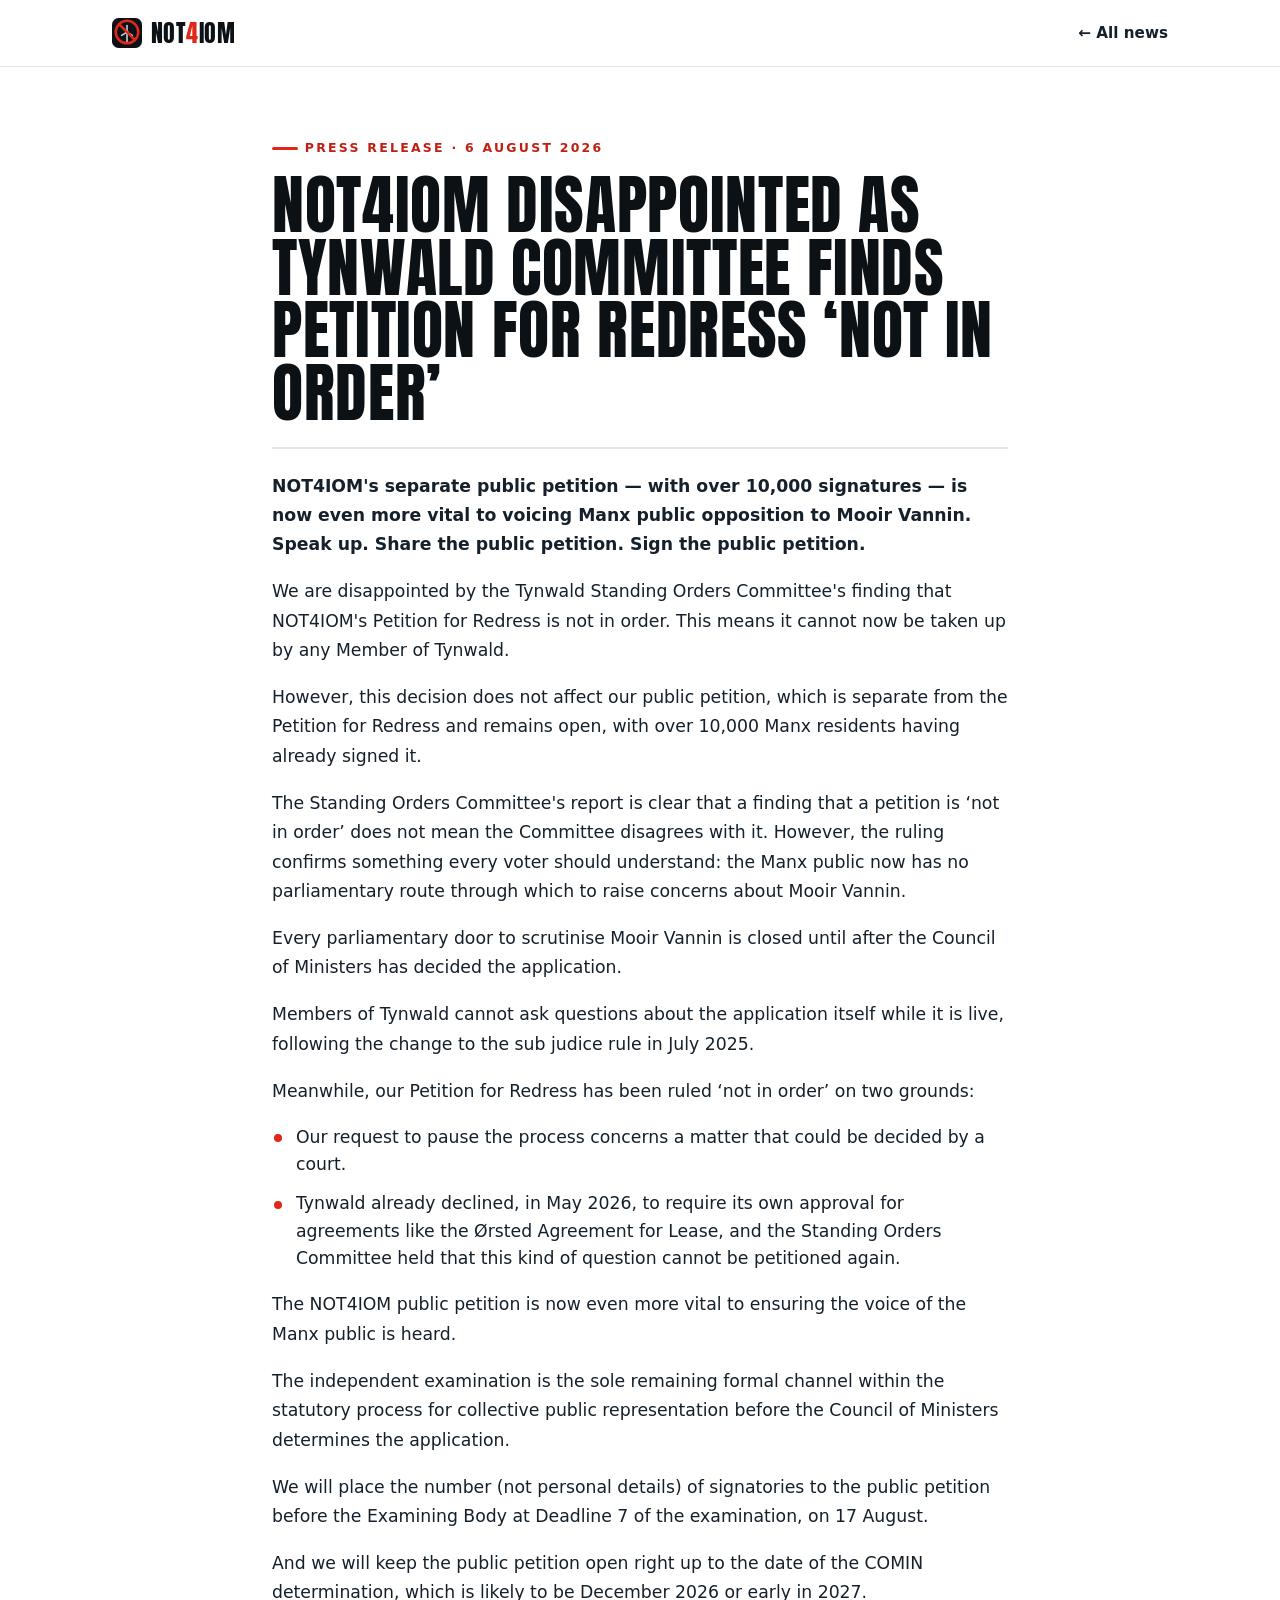
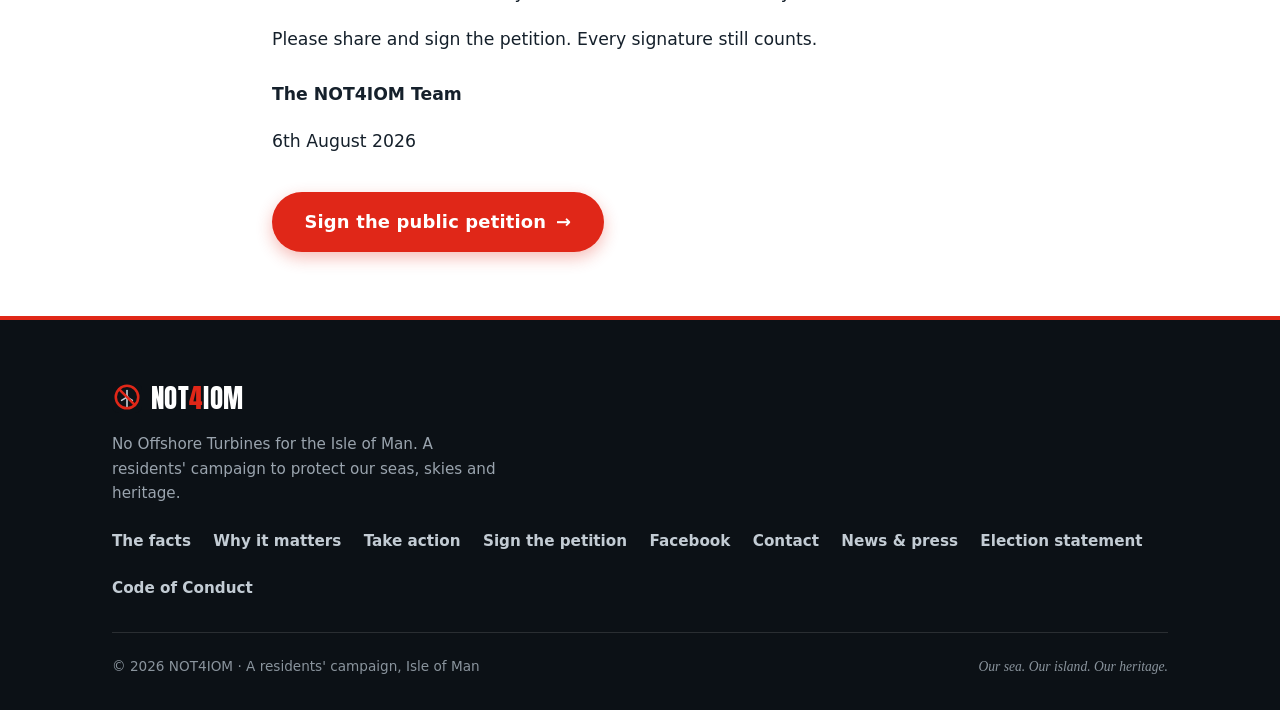
<file: petition-for-redress.html>
<!DOCTYPE html>
<html lang="en-GB">
<head>
  <meta charset="UTF-8">
  <meta name="viewport" content="width=device-width, initial-scale=1">

  <title>Petition for Redress ruled ‘not in order’ — NOT4IOM</title>
  <meta name="description" content="NOT4IOM's Petition for Redress has been ruled ‘not in order’ by the Tynwald Standing Orders Committee. The separate public petition — over 10,000 signatures — remains open and is now more vital than ever.">
  <meta name="theme-color" content="#e02718">
  <link rel="canonical" href="https://not4iom.com/petition-for-redress.html">

  <meta property="og:type" content="article">
  <meta property="og:site_name" content="NOT4IOM">
  <meta property="og:title" content="Petition for Redress ruled ‘not in order’ — NOT4IOM">
  <meta property="og:description" content="Our separate public petition — over 10,000 signatures — remains open and is now more vital than ever. Speak up. Share it. Sign it.">
  <meta property="og:url" content="https://not4iom.com/petition-for-redress.html">
  <meta property="og:image" content="https://not4iom.com/images/not4iom-banner.jpeg">
  <meta property="og:locale" content="en_GB">

  <link rel="icon" href="favicon.svg" type="image/svg+xml">
  <link rel="mask-icon" href="favicon.svg" color="#e02718">

  <link rel="preconnect" href="https://fonts.googleapis.com">
  <link rel="preconnect" href="https://fonts.gstatic.com" crossorigin>
  <link href="https://fonts.googleapis.com/css2?family=Anton&display=swap" rel="stylesheet">
  <link rel="stylesheet" href="styles.css">
</head>
<body class="doc-page">
<a class="skip-link" href="#main">Skip to content</a>

<header class="doc-header">
  <div class="wrap doc-header-inner">
    <a class="brand" href="/" aria-label="NOT4IOM home">
      <img src="favicon.svg" alt="" width="30" height="30">
      <span>NOT<span class="b-red">4</span>IOM</span>
    </a>
    <a class="doc-back" href="news.html">← All news</a>
  </div>
</header>

<main class="doc" id="main">
  <div class="wrap doc-wrap">
    <span class="eyebrow">Press release · 6 August 2026</span>
    <h1>NOT4IOM disappointed as Tynwald committee finds Petition for Redress ‘not in order’</h1>

    <div class="doc-body">
      <p class="doc-lead">NOT4IOM's separate public petition — with over 10,000 signatures — is now even more vital to voicing Manx public opposition to Mooir Vannin. Speak up. Share the public petition. Sign the public petition.</p>

      <p>We are disappointed by the Tynwald Standing Orders Committee's finding that NOT4IOM's Petition for Redress is not in order. This means it cannot now be taken up by any Member of Tynwald.</p>

      <p>However, this decision does not affect our public petition, which is separate from the Petition for Redress and remains open, with over 10,000 Manx residents having already signed it.</p>

      <p>The Standing Orders Committee's report is clear that a finding that a petition is ‘not in order’ does not mean the Committee disagrees with it. However, the ruling confirms something every voter should understand: the Manx public now has no parliamentary route through which to raise concerns about Mooir Vannin.</p>

      <p>Every parliamentary door to scrutinise Mooir Vannin is closed until after the Council of Ministers has decided the application.</p>

      <p>Members of Tynwald cannot ask questions about the application itself while it is live, following the change to the sub judice rule in July 2025.</p>

      <p>Meanwhile, our Petition for Redress has been ruled ‘not in order’ on two grounds:</p>

      <ul class="doc-bullets">
        <li>Our request to pause the process concerns a matter that could be decided by a court.</li>
        <li>Tynwald already declined, in May 2026, to require its own approval for agreements like the Ørsted Agreement for Lease, and the Standing Orders Committee held that this kind of question cannot be petitioned again.</li>
      </ul>

      <p>The NOT4IOM public petition is now even more vital to ensuring the voice of the Manx public is heard.</p>

      <p>The independent examination is the sole remaining formal channel within the statutory process for collective public representation before the Council of Ministers determines the application.</p>

      <p>We will place the number (not personal details) of signatories to the public petition before the Examining Body at Deadline 7 of the examination, on 17 August.</p>

      <p>And we will keep the public petition open right up to the date of the COMIN determination, which is likely to be December 2026 or early in 2027.</p>

      <p>Please share and sign the petition. Every signature still counts.</p>

      <p class="doc-sign">The NOT4IOM Team</p>
      <p class="doc-date">6th August 2026</p>
    </div>

    <div class="doc-cta">
      <a class="btn btn--lg" href="https://www.cognitoforms.com/NOT4IOM1/NOT4IOM" target="_blank" rel="noopener">Sign the public petition <span class="arrow" aria-hidden="true">→</span></a>
    </div>
  </div>
</main>

<footer class="site-footer">
  <div class="wrap">
    <div class="footer-top">
      <div class="footer-brand">
        <a class="brand" href="/" aria-label="NOT4IOM home">
          <img src="favicon.svg" alt="" width="34" height="34">
          <span>NOT<span class="b-red">4</span>IOM</span>
        </a>
        <p>No Offshore Turbines for the Isle of Man. A residents' campaign to protect our seas, skies and heritage.</p>
      </div>
      <nav class="footer-nav" aria-label="Footer">
        <a href="/#facts">The facts</a>
        <a href="/#why">Why it matters</a>
        <a href="/#action">Take action</a>
        <a href="https://www.cognitoforms.com/NOT4IOM1/NOT4IOM" target="_blank" rel="noopener">Sign the petition</a>
        <a href="https://www.facebook.com/p/No-Offshore-Turbines-4-Isle-of-Man-61588338835208/" target="_blank" rel="noopener">Facebook</a>
        <a href="mailto:NOT4IOM@proton.me">Contact</a>
        <a href="news.html">News &amp; press</a>
        <a href="election-statement.html">Election statement</a>
        <a href="code-of-conduct.html">Code of Conduct</a>
      </nav>
    </div>
    <div class="footer-bottom">
      <span>© 2026 NOT4IOM · A residents' campaign, Isle of Man</span>
      <span class="mooir">Our sea. Our island. Our heritage.</span>
    </div>
  </div>
</footer>
</body>
</html>
</file>
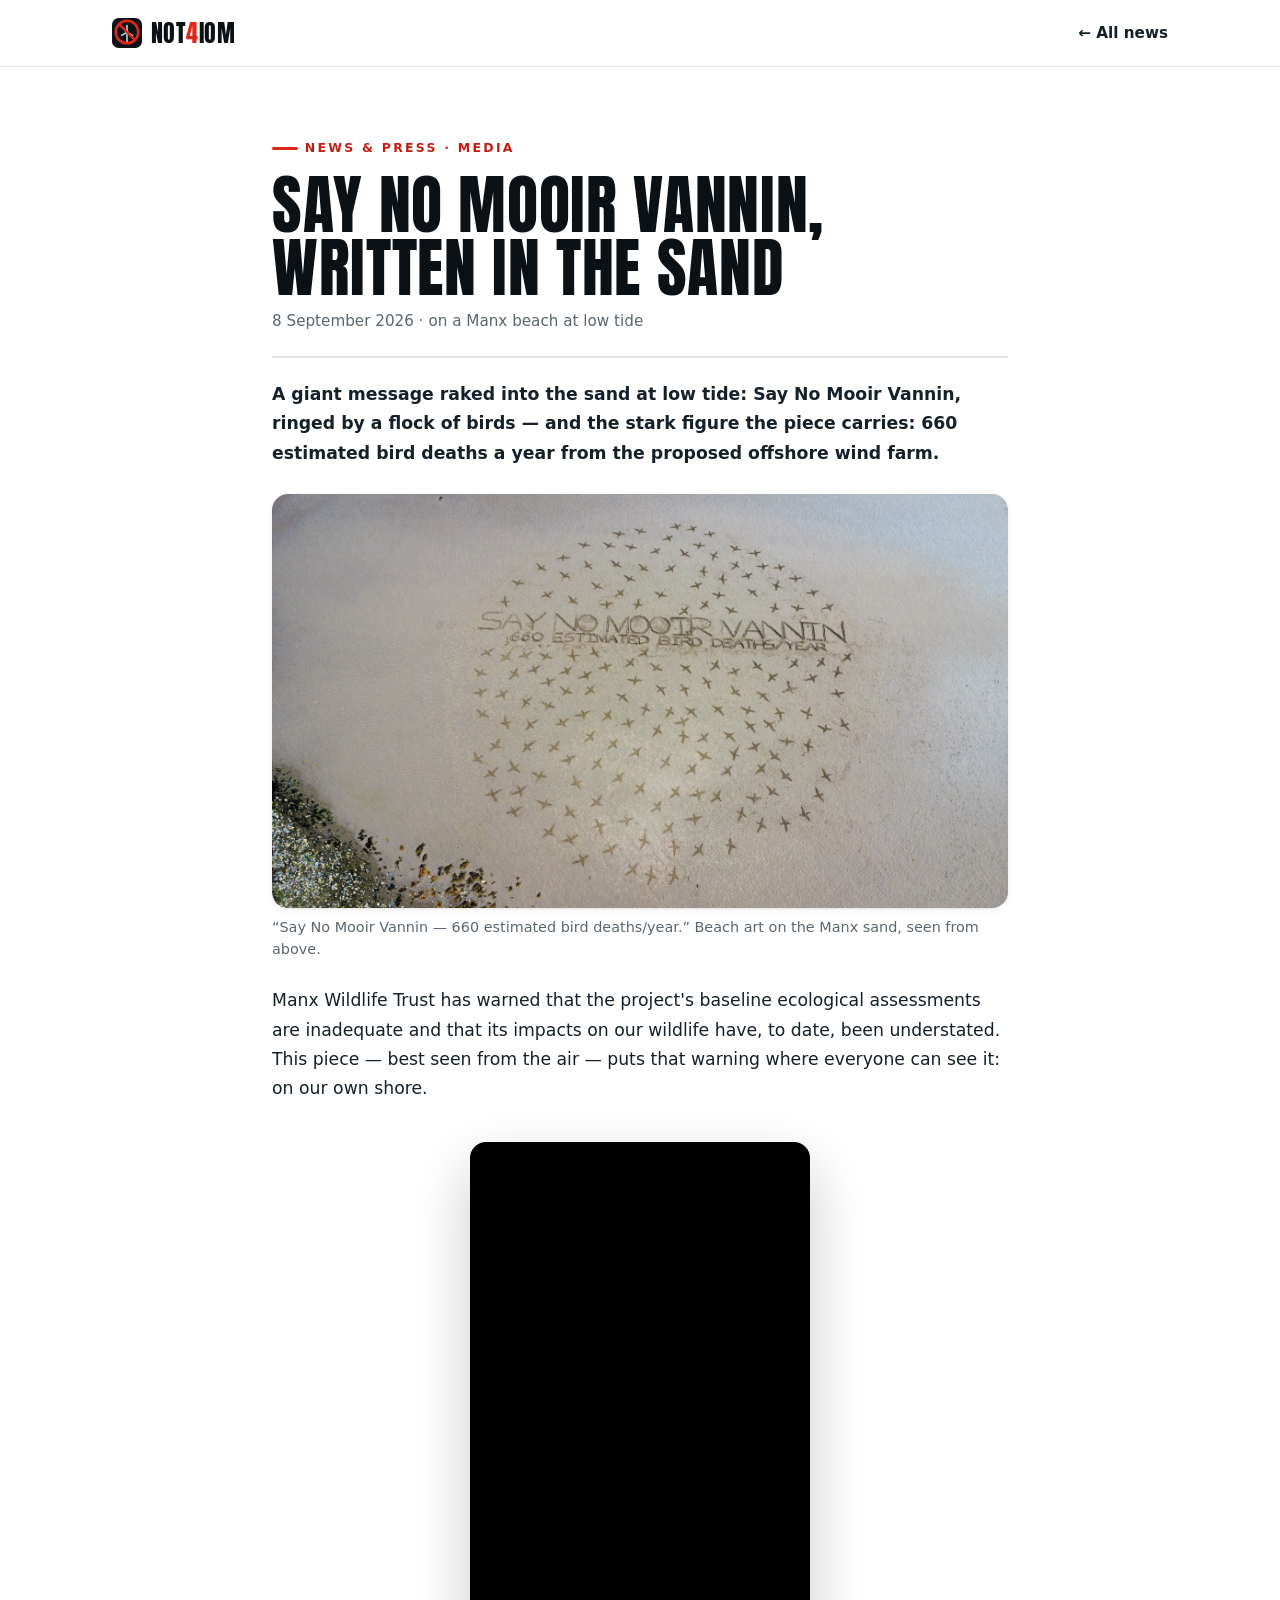
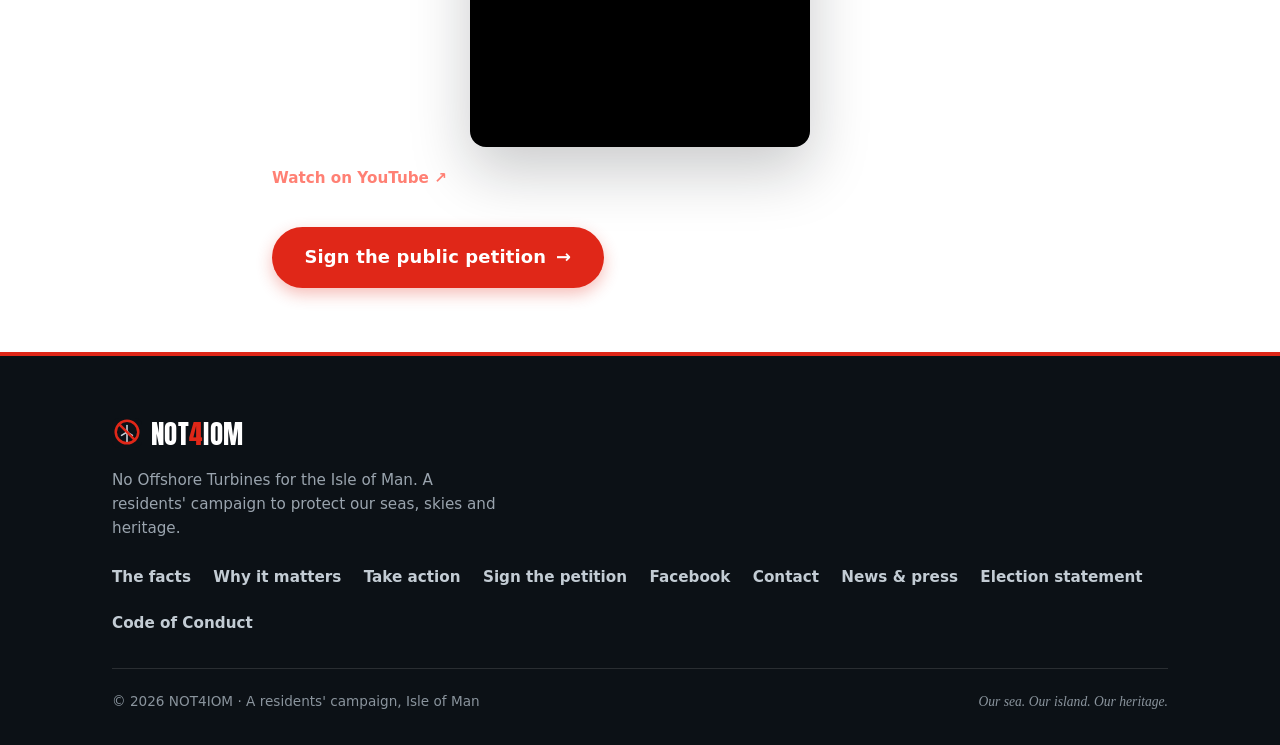
<file: sand-art.html>
<!DOCTYPE html>
<html lang="en-GB">
<head>
  <meta charset="UTF-8">
  <meta name="viewport" content="width=device-width, initial-scale=1">

  <title>Say No Mooir Vannin, written in the sand — NOT4IOM</title>
  <meta name="description" content="A giant piece of beach art on the Manx sand — 'Say No Mooir Vannin', ringed by birds, marking the estimated bird deaths each year from the proposed offshore wind farm.">
  <meta name="theme-color" content="#e02718">
  <link rel="canonical" href="https://not4iom.com/sand-art.html">

  <meta property="og:type" content="article">
  <meta property="og:site_name" content="NOT4IOM">
  <meta property="og:title" content="Say No Mooir Vannin, written in the sand — NOT4IOM">
  <meta property="og:description" content="A giant piece of beach art on the Manx sand — 'Say No Mooir Vannin', ringed by birds.">
  <meta property="og:url" content="https://not4iom.com/sand-art.html">
  <meta property="og:image" content="https://not4iom.com/images/NOT4IOM-sand-art.JPG">
  <meta property="og:locale" content="en_GB">

  <link rel="icon" href="favicon.svg" type="image/svg+xml">
  <link rel="mask-icon" href="favicon.svg" color="#e02718">

  <link rel="preconnect" href="https://fonts.googleapis.com">
  <link rel="preconnect" href="https://fonts.gstatic.com" crossorigin>
  <link href="https://fonts.googleapis.com/css2?family=Anton&display=swap" rel="stylesheet">
  <link rel="stylesheet" href="styles.css">
</head>
<body class="doc-page">
<a class="skip-link" href="#main">Skip to content</a>

<header class="doc-header">
  <div class="wrap doc-header-inner">
    <a class="brand" href="/" aria-label="NOT4IOM home">
      <img src="favicon.svg" alt="" width="30" height="30">
      <span>NOT<span class="b-red">4</span>IOM</span>
    </a>
    <a class="doc-back" href="news.html">← All news</a>
  </div>
</header>

<main class="doc" id="main">
  <div class="wrap doc-wrap">
    <span class="eyebrow">News &amp; press · Media</span>
    <h1>Say No Mooir Vannin, written in the sand</h1>
    <p class="doc-meta">8 September 2026 · on a Manx beach at low tide</p>

    <div class="doc-body">
      <p class="doc-lead">A giant message raked into the sand at low tide: <strong>Say No Mooir Vannin</strong>, ringed by a flock of birds — and the stark figure the piece carries: <strong>660 estimated bird deaths a year</strong> from the proposed offshore wind farm.</p>

      <figure class="doc-figure">
        <img src="images/NOT4IOM-sand-art.JPG" width="1600" height="900"
             alt="Aerial view of large-scale beach art on Manx sand reading 'Say No Mooir Vannin — 660 estimated bird deaths/year', surrounded by dozens of bird shapes drawn in the sand">
        <figcaption>&ldquo;Say No Mooir Vannin — 660 estimated bird deaths/year.&rdquo; Beach art on the Manx sand, seen from above.</figcaption>
      </figure>

      <p>Manx Wildlife Trust has warned that the project's baseline ecological assessments are inadequate and that its impacts on our wildlife have, to date, been understated. This piece — best seen from the air — puts that warning where everyone can see it: on our own shore.</p>

      <div class="video-frame">
        <iframe src="https://www.youtube-nocookie.com/embed/taX8FN5Uaus?rel=0"
                title="NOT4IOM sand art — Say No Mooir Vannin"
                loading="lazy"
                allow="accelerometer; autoplay; clipboard-write; encrypted-media; gyroscope; picture-in-picture; web-share"
                referrerpolicy="strict-origin-when-cross-origin"
                allowfullscreen></iframe>
      </div>
      <p class="watch-link"><a href="https://youtube.com/shorts/taX8FN5Uaus" target="_blank" rel="noopener">Watch on YouTube ↗</a></p>
    </div>

    <div class="doc-cta">
      <a class="btn btn--lg" href="https://www.cognitoforms.com/NOT4IOM1/NOT4IOM" target="_blank" rel="noopener">Sign the public petition <span class="arrow" aria-hidden="true">→</span></a>
    </div>
  </div>
</main>

<footer class="site-footer">
  <div class="wrap">
    <div class="footer-top">
      <div class="footer-brand">
        <a class="brand" href="/" aria-label="NOT4IOM home">
          <img src="favicon.svg" alt="" width="34" height="34">
          <span>NOT<span class="b-red">4</span>IOM</span>
        </a>
        <p>No Offshore Turbines for the Isle of Man. A residents' campaign to protect our seas, skies and heritage.</p>
      </div>
      <nav class="footer-nav" aria-label="Footer">
        <a href="/#facts">The facts</a>
        <a href="/#why">Why it matters</a>
        <a href="/#action">Take action</a>
        <a href="https://www.cognitoforms.com/NOT4IOM1/NOT4IOM" target="_blank" rel="noopener">Sign the petition</a>
        <a href="https://www.facebook.com/p/No-Offshore-Turbines-4-Isle-of-Man-61588338835208/" target="_blank" rel="noopener">Facebook</a>
        <a href="mailto:NOT4IOM@proton.me">Contact</a>
        <a href="news.html">News &amp; press</a>
        <a href="election-statement.html">Election statement</a>
        <a href="code-of-conduct.html">Code of Conduct</a>
      </nav>
    </div>
    <div class="footer-bottom">
      <span>© 2026 NOT4IOM · A residents' campaign, Isle of Man</span>
      <span class="mooir">Our sea. Our island. Our heritage.</span>
    </div>
  </div>
</footer>
</body>
</html>
</file>
<file: styles.css>
/* ============================================================
   NOT4IOM — No Offshore Turbines 4 Isle of Man
   Campaign site styles
   ============================================================ */

/* ---- Design tokens ---- */
:root {
  --red:       #e02718;
  --red-600:   #c21f12;
  --red-700:   #a3190d;
  --ink:       #0c1116;
  --ink-2:     #161d26;
  --ink-3:     #222c38;
  --sea:       #0f4c75;
  --sky:       #2f8fd0;
  --sand:      #f6f1e9;
  --paper:     #ffffff;
  --paper-2:   #f4f6f8;
  --text:      #15202b;
  --muted:     #5b6670;
  --muted-2:   #8a949d;
  --line:      #e2e7ec;
  --line-dark: rgba(255,255,255,.12);

  --font-display: "Anton", "Arial Narrow", "Helvetica Neue", sans-serif;
  --font-body:    system-ui, -apple-system, "Segoe UI", Roboto, Helvetica, Arial, sans-serif;
  --font-quote:   Georgia, "Times New Roman", serif;

  --maxw: 1120px;
  --gap: clamp(1rem, 3vw, 2rem);
  --radius: 16px;
  --radius-sm: 10px;

  --shadow-sm: 0 1px 2px rgba(12,17,22,.06), 0 2px 8px rgba(12,17,22,.06);
  --shadow:    0 6px 18px rgba(12,17,22,.10), 0 2px 6px rgba(12,17,22,.06);
  --shadow-lg: 0 24px 60px rgba(12,17,22,.22);

  --header-h: 66px;
}

/* ---- Reset / base ---- */
*, *::before, *::after { box-sizing: border-box; }
* { margin: 0; }

html {
  scroll-behavior: smooth;
  scroll-padding-top: calc(var(--header-h) + 14px);
  -webkit-text-size-adjust: 100%;
}

body {
  font-family: var(--font-body);
  color: var(--text);
  background: var(--paper);
  line-height: 1.6;
  font-size: 1.0625rem;
  -webkit-font-smoothing: antialiased;
  text-rendering: optimizeLegibility;
  overflow-x: hidden;
}

img { max-width: 100%; display: block; height: auto; }
a { color: var(--red-600); text-decoration-thickness: .08em; text-underline-offset: .18em; }
a:hover { color: var(--red-700); }

h1, h2, h3 { line-height: 1.05; letter-spacing: .005em; }

:focus-visible {
  outline: 3px solid var(--sky);
  outline-offset: 3px;
  border-radius: 4px;
}

.skip-link {
  position: absolute;
  left: 12px; top: -64px;
  background: var(--ink);
  color: #fff;
  padding: 10px 16px;
  border-radius: 8px;
  z-index: 200;
  transition: top .18s ease;
}
.skip-link:focus { top: 12px; color: #fff; }

/* ---- Layout helpers ---- */
.wrap { width: 100%; max-width: var(--maxw); margin-inline: auto; padding-inline: var(--gap); }
.section { padding-block: clamp(3rem, 7vw, 5.5rem); }
.section--tight { padding-block: clamp(2.25rem, 5vw, 3.5rem); }

.eyebrow {
  font: 700 .78rem/1 var(--font-body);
  letter-spacing: .18em;
  text-transform: uppercase;
  color: var(--red-600);
  display: inline-flex;
  align-items: center;
  gap: .55em;
  margin-bottom: .9rem;
}
.eyebrow::before {
  content: "";
  width: 26px; height: 3px;
  background: var(--red);
  border-radius: 2px;
}

.section-title {
  font-family: var(--font-display);
  font-weight: 400;
  font-size: clamp(2rem, 5.5vw, 3.4rem);
  text-transform: uppercase;
  letter-spacing: .01em;
  line-height: .98;
  color: var(--ink);
}
.section-lead {
  font-size: clamp(1.05rem, 1.6vw, 1.2rem);
  color: var(--muted);
  max-width: 60ch;
  margin-top: 1rem;
}

/* ---- Buttons ---- */
.btn {
  --btn-bg: var(--red);
  --btn-fg: #fff;
  display: inline-flex;
  align-items: center;
  justify-content: center;
  gap: .55em;
  font: 700 1rem/1 var(--font-body);
  letter-spacing: .01em;
  padding: .95em 1.45em;
  background: var(--btn-bg);
  color: var(--btn-fg);
  border: 2px solid transparent;
  border-radius: 999px;
  text-decoration: none;
  cursor: pointer;
  transition: transform .12s ease, box-shadow .2s ease, background .2s ease, color .2s ease;
  box-shadow: 0 6px 16px rgba(224,39,24,.30);
}
.btn:hover { background: var(--red-600); color: #fff; transform: translateY(-2px); box-shadow: 0 10px 22px rgba(224,39,24,.38); }
.btn:active { transform: translateY(0); }
.btn .arrow { transition: transform .18s ease; }
.btn:hover .arrow { transform: translateX(3px); }

.btn--lg { font-size: 1.12rem; padding: 1.08em 1.7em; }

.btn--ghost {
  background: transparent;
  color: var(--ink);
  border-color: var(--line);
  box-shadow: none;
}
.btn--ghost:hover { background: var(--paper-2); color: var(--ink); border-color: var(--muted-2); box-shadow: none; }

.btn--on-dark {
  background: #fff; color: var(--ink); box-shadow: none;
}
.btn--on-dark:hover { background: #fff; color: var(--red-700); transform: translateY(-2px); }

.btn--outline-light {
  background: transparent; color: #fff; border-color: rgba(255,255,255,.4); box-shadow: none;
}
.btn--outline-light:hover { background: rgba(255,255,255,.12); color:#fff; border-color: #fff; }

/* ============================================================
   Header / Nav
   ============================================================ */
.site-header {
  position: sticky;
  top: 0;
  z-index: 100;
  background: rgba(255,255,255,.92);
  backdrop-filter: saturate(160%) blur(10px);
  border-bottom: 1px solid var(--line);
}
.nav {
  height: var(--header-h);
  display: flex;
  align-items: center;
  gap: 1rem;
}
.brand {
  display: inline-flex;
  align-items: center;
  gap: .55rem;
  text-decoration: none;
  font-family: var(--font-display);
  font-size: 1.5rem;
  letter-spacing: .02em;
  color: var(--ink);
  text-transform: uppercase;
  white-space: nowrap;
}
.brand:hover { color: var(--ink); }
.brand .b-red { color: var(--red); }
.brand img { width: 30px; height: 30px; }

.nav-links {
  display: flex;
  align-items: center;
  gap: clamp(.6rem, 1.6vw, 1.6rem);
  margin-left: auto;
  list-style: none;
  padding: 0;
}
.nav-links a {
  text-decoration: none;
  color: var(--text);
  font-weight: 600;
  font-size: .96rem;
  padding: .4em 0;
  position: relative;
}
.nav-links a::after {
  content: "";
  position: absolute; left: 0; bottom: -2px;
  width: 0; height: 2px; background: var(--red);
  transition: width .2s ease;
}
.nav-links a:hover { color: var(--ink); }
.nav-links a:hover::after { width: 100%; }
.nav-cta { margin-left: .4rem; }

.nav-toggle {
  display: none;
  margin-left: auto;
  background: none;
  border: 0;
  width: 44px; height: 44px;
  cursor: pointer;
  align-items: center;
  justify-content: center;
}
.nav-toggle span, .nav-toggle span::before, .nav-toggle span::after {
  content: "";
  display: block;
  width: 24px; height: 2.5px;
  background: var(--ink);
  border-radius: 2px;
  transition: transform .25s ease, opacity .2s ease;
}
.nav-toggle span::before { transform: translateY(-7px); }
.nav-toggle span::after  { transform: translateY(7px); }
.nav-toggle span { position: relative; }
.nav-toggle span::before, .nav-toggle span::after { position: absolute; left: 0; }
.nav-toggle[aria-expanded="true"] span { background: transparent; }
.nav-toggle[aria-expanded="true"] span::before { transform: rotate(45deg); }
.nav-toggle[aria-expanded="true"] span::after  { transform: rotate(-45deg); }

/* ============================================================
   Hero
   ============================================================ */
.hero {
  position: relative;
  background: var(--ink);
  color: #fff;
  isolation: isolate;
}
.hero-media { position: absolute; inset: 0; z-index: -2; }
.hero-media img {
  width: 100%; height: 100%;
  object-fit: cover;
  object-position: 50% 38%;
}
.hero::after {
  content: "";
  position: absolute; inset: 0; z-index: -1;
  background:
    linear-gradient(180deg, rgba(12,17,22,.30) 0%, rgba(12,17,22,.55) 55%, rgba(12,17,22,.92) 100%),
    linear-gradient(90deg, rgba(12,17,22,.6) 0%, rgba(12,17,22,0) 60%);
}
.hero-inner {
  min-height: clamp(540px, 86vh, 760px);
  display: flex;
  flex-direction: column;
  justify-content: flex-end;
  padding-block: clamp(2.5rem, 6vw, 4.5rem);
}
.hero-badge {
  display: inline-flex;
  align-items: center;
  gap: .55em;
  align-self: flex-start;
  background: var(--red);
  color: #fff;
  font: 700 .8rem/1 var(--font-body);
  letter-spacing: .14em;
  text-transform: uppercase;
  padding: .6em 1em;
  border-radius: 999px;
  margin-bottom: 1.1rem;
}
.hero-badge .dot {
  width: 8px; height: 8px; border-radius: 50%;
  background: #fff;
  box-shadow: 0 0 0 0 rgba(255,255,255,.7);
  animation: pulse 2.2s infinite;
}
.hero h1 {
  font-family: var(--font-display);
  font-weight: 400;
  text-transform: uppercase;
  font-size: clamp(2.6rem, 8vw, 5.4rem);
  line-height: .92;
  letter-spacing: .01em;
  text-shadow: 0 2px 30px rgba(0,0,0,.45);
  max-width: 16ch;
}
.hero h1 .accent { color: var(--red); }
.hero-sub {
  font-size: clamp(1.08rem, 2vw, 1.4rem);
  color: #e9eef3;
  max-width: 54ch;
  margin-top: 1.1rem;
  line-height: 1.45;
  text-shadow: 0 1px 14px rgba(0,0,0,.4);
}
.hero-sub strong { color: #fff; }
.hero-actions {
  display: flex;
  flex-wrap: wrap;
  gap: .9rem;
  margin-top: 1.8rem;
  align-items: center;
}
.hero-note {
  font-size: .92rem;
  color: #cdd6df;
  margin-top: 1.1rem;
  display: inline-flex;
  align-items: center;
  gap: .5em;
}

@keyframes pulse {
  0%   { box-shadow: 0 0 0 0 rgba(255,255,255,.55); }
  70%  { box-shadow: 0 0 0 9px rgba(255,255,255,0); }
  100% { box-shadow: 0 0 0 0 rgba(255,255,255,0); }
}

/* ============================================================
   Stat strip (momentum)
   ============================================================ */
.stats {
  background: var(--ink-2);
  color: #fff;
  border-top: 4px solid var(--red);
}
.stat-grid {
  display: grid;
  grid-template-columns: repeat(auto-fit, minmax(150px, 1fr));
  gap: 1px;
  background: var(--line-dark);
}
.stat {
  background: var(--ink-2);
  padding: 1.6rem 1.2rem;
  text-align: center;
}
.stat .num {
  font-family: var(--font-display);
  font-weight: 400;
  font-size: clamp(2.2rem, 5vw, 3.1rem);
  line-height: 1;
  color: #fff;
}
.stat .num .unit { color: var(--red); }
.stat .label {
  display: block;
  margin-top: .5rem;
  font-size: .82rem;
  letter-spacing: .07em;
  text-transform: uppercase;
  color: #b7c0c9;
}

/* ============================================================
   Statement band ("not against renewables")
   ============================================================ */
.statement {
  background: var(--sand);
  text-align: center;
}
.statement .wrap { max-width: 920px; }
.statement p {
  font-family: var(--font-quote);
  font-size: clamp(1.4rem, 3.2vw, 2.15rem);
  line-height: 1.32;
  color: var(--ink);
}
.statement p .hi {
  background: linear-gradient(transparent 62%, rgba(224,39,24,.22) 62%);
  font-style: normal;
}
.statement .sig {
  margin-top: 1.4rem;
  font-family: var(--font-body);
  font-size: .9rem;
  letter-spacing: .14em;
  text-transform: uppercase;
  color: var(--red-600);
  font-weight: 700;
}

/* ============================================================
   The Facts (dark)
   ============================================================ */
.facts { background: var(--ink); color: #fff; }
.facts .section-title { color: #fff; }
.facts .section-lead { color: #aeb8c2; }
.facts-head { max-width: 64ch; margin-bottom: clamp(1.6rem, 3.5vw, 2.4rem); }

/* "Who is behind it?" developer callout */
.who {
  display: flex;
  gap: 1rem;
  align-items: flex-start;
  background: var(--ink-2);
  border: 1px solid var(--line-dark);
  border-left: 4px solid var(--red);
  border-radius: var(--radius-sm);
  padding: 1.1rem 1.3rem;
  margin-bottom: clamp(1.8rem, 4vw, 2.75rem);
}
.who .who-ico {
  flex: none;
  width: 42px; height: 42px;
  display: grid; place-items: center;
  background: rgba(224,39,24,.16);
  color: var(--red);
  border-radius: 10px;
}
.who .who-ico svg { width: 23px; height: 23px; }
.who p { color: #c8d2da; font-size: 1.02rem; line-height: 1.55; }
.who p b, .who p strong { color: #fff; }
.who p em { color: #fff; font-style: italic; }

.facts-layout {
  display: grid;
  grid-template-columns: 1.15fr .85fr;
  gap: clamp(1.5rem, 4vw, 3rem);
  align-items: start;
}
.fact-list { display: grid; gap: .9rem; }
.fact {
  display: flex;
  gap: 1rem;
  align-items: flex-start;
  background: var(--ink-2);
  border: 1px solid var(--line-dark);
  border-radius: var(--radius-sm);
  padding: 1.05rem 1.2rem;
}
.fact .ico {
  flex: none;
  width: 40px; height: 40px;
  display: grid; place-items: center;
  background: rgba(224,39,24,.16);
  color: var(--red);
  border-radius: 10px;
}
.fact .ico svg { width: 22px; height: 22px; }
.fact h3 {
  font-family: var(--font-body);
  font-size: 1.06rem;
  font-weight: 700;
  color: #fff;
  margin-bottom: .15rem;
  line-height: 1.25;
}
.fact p { font-size: .95rem; color: #aeb8c2; line-height: 1.5; }

/* Height comparison viz */
.compare {
  background: var(--ink-2);
  border: 1px solid var(--line-dark);
  border-radius: var(--radius);
  padding: 1.5rem 1.4rem 1.2rem;
}
.compare h3 {
  font-family: var(--font-body);
  font-size: 1.02rem;
  color: #fff;
  margin-bottom: .3rem;
}
.compare .sub { font-size: .86rem; color: #9aa4ae; margin-bottom: 1.3rem; }
.bars {
  --track: 256px;
  display: grid;
  grid-template-columns: repeat(3, 1fr);
  gap: .9rem;
  align-items: end;
  height: 300px;
}
.bar-col { display: flex; flex-direction: column; align-items: center; justify-content: flex-end; height: 100%; gap: .55rem; }
.bar {
  width: 100%;
  max-width: 64px;
  height: 0;
  border-radius: 6px 6px 0 0;
  background: linear-gradient(180deg, var(--ink-3), #2c3845);
  position: relative;
  display: flex;
  justify-content: center;
  align-items: flex-start;
  padding-top: .4rem;
  overflow: hidden;
  transition: height 1.1s cubic-bezier(.16,.84,.44,1);
}
.bars.in .bar { height: calc(var(--track) * var(--target, 1)); }
.bar--turbine { background: linear-gradient(180deg, var(--red), var(--red-700)); }
.bar .h {
  font-family: var(--font-display);
  font-size: 1.05rem;
  color: #fff;
}
.bar-col .name {
  font-size: .78rem;
  color: #c3ccd4;
  text-align: center;
  line-height: 1.2;
  min-height: 2.4em;
}
.bar-col .name b { color: #fff; display: block; font-size: .86rem; }
.compare .foot {
  margin-top: 1.1rem;
  padding-top: 1rem;
  border-top: 1px dashed var(--line-dark);
  font-size: .86rem;
  color: #aeb8c2;
}
.compare .foot b { color: var(--red); }

/* ============================================================
   Pillars (Why we must stand together)
   ============================================================ */
.why { background: var(--paper); }
.consult {
  margin-top: 1.4rem;
  display: flex;
  gap: .9rem;
  align-items: flex-start;
  background: #fff5ee;
  border: 1px solid #f3d6c4;
  border-left: 4px solid var(--red);
  border-radius: var(--radius-sm);
  padding: 1rem 1.2rem;
  max-width: 70ch;
  color: #6a3b2c;
  font-size: .98rem;
}
.consult svg { flex: none; width: 22px; height: 22px; color: var(--red); margin-top: 2px; }

.pillars {
  display: grid;
  grid-template-columns: repeat(2, 1fr);
  gap: 1.25rem;
  margin-top: clamp(2rem, 4vw, 2.75rem);
}
.pillar {
  background: var(--paper);
  border: 1px solid var(--line);
  border-radius: var(--radius);
  padding: 1.6rem 1.6rem 1.4rem;
  box-shadow: var(--shadow-sm);
  position: relative;
  overflow: hidden;
  transition: transform .18s ease, box-shadow .25s ease, border-color .2s ease;
}
.pillar::before {
  content: "";
  position: absolute; left: 0; top: 0; bottom: 0;
  width: 4px; background: var(--red);
  transform: scaleY(0); transform-origin: top;
  transition: transform .3s ease;
}
.pillar:hover { transform: translateY(-3px); box-shadow: var(--shadow); border-color: #d6dde4; }
.pillar:hover::before { transform: scaleY(1); }
.pillar .pico {
  width: 46px; height: 46px;
  display: grid; place-items: center;
  background: rgba(224,39,24,.10);
  color: var(--red-600);
  border-radius: 12px;
  margin-bottom: 1rem;
}
.pillar .pico svg { width: 26px; height: 26px; }
.pillar h3 {
  font-family: var(--font-display);
  font-weight: 400;
  font-size: 1.45rem;
  text-transform: uppercase;
  letter-spacing: .01em;
  color: var(--ink);
  margin-bottom: .6rem;
}
.pillar p { color: var(--muted); font-size: .98rem; }
.pillar p + p { margin-top: .65rem; }
.pillar .pquote {
  display: block;
  margin-top: 1.1rem;
  padding-top: 1rem;
  border-top: 1px solid var(--line);
  font-family: var(--font-quote);
  font-style: italic;
  font-size: 1.08rem;
  line-height: 1.4;
  color: var(--red-700);
}

/* Featured (full-width) pillar — the decommissioning box */
.pillar--feature { grid-column: 1 / -1; }
.pillar--feature::before { transform: scaleY(1); }
.pillar--feature .pillar-body { columns: 2 20rem; column-gap: 2.2rem; margin-bottom: .2rem; }
.pillar--feature .pillar-body p { margin: 0 0 .85rem; break-inside: avoid; -webkit-column-break-inside: avoid; }

/* ============================================================
   Take action
   ============================================================ */
.action { background: var(--ink); color: #fff; }
.action .section-title { color: #fff; }
.action .section-lead { color: #aeb8c2; }
.action-head { text-align: center; }
.action-head .section-lead { margin-inline: auto; }

.action-grid {
  display: grid;
  grid-template-columns: repeat(auto-fit, minmax(230px, 1fr));
  gap: 1.1rem;
  margin-top: clamp(2rem, 4vw, 2.75rem);
}
.act-card {
  display: flex;
  flex-direction: column;
  gap: .65rem;
  background: var(--ink-2);
  border: 1px solid var(--line-dark);
  border-radius: var(--radius);
  padding: 1.5rem;
  text-decoration: none;
  color: #fff;
  transition: transform .16s ease, border-color .2s ease, background .2s ease;
  position: relative;
}
.act-card:hover { transform: translateY(-3px); border-color: rgba(224,39,24,.6); background: #1b2531; color: #fff; }
.act-card.is-primary {
  background: linear-gradient(160deg, var(--red), var(--red-700));
  border-color: transparent;
  box-shadow: 0 14px 30px rgba(224,39,24,.32);
}
.act-card.is-primary:hover { background: linear-gradient(160deg, var(--red-600), var(--red-700)); }
.act-card .act-ico {
  width: 44px; height: 44px;
  display: grid; place-items: center;
  background: rgba(255,255,255,.10);
  border-radius: 11px;
  color: #fff;
}
.act-card.is-primary .act-ico { background: rgba(255,255,255,.22); }
.act-card .act-ico svg { width: 24px; height: 24px; }
.act-card h3 {
  font-family: var(--font-body);
  font-size: 1.16rem;
  font-weight: 700;
  letter-spacing: .005em;
}
.act-card p { font-size: .92rem; color: #aeb8c2; line-height: 1.45; }
.act-card.is-primary p { color: #ffe3df; }
.act-card .go {
  margin-top: auto;
  font-weight: 700;
  font-size: .9rem;
  display: inline-flex;
  align-items: center;
  gap: .4em;
  color: #fff;
}
.act-card:not(.is-primary) .go { color: #ff8074; }
.act-card .go .arrow { transition: transform .18s ease; }
.act-card:hover .go .arrow { transform: translateX(4px); }

/* ============================================================
   Logistics: paper petitions + donate
   ============================================================ */
.logistics { background: var(--paper-2); }
.log-grid {
  display: grid;
  grid-template-columns: 1fr;
  gap: 1.5rem;
  max-width: 640px;
  margin-inline: auto;
}
.panel {
  background: #fff;
  border: 1px solid var(--line);
  border-radius: var(--radius);
  padding: 1.7rem 1.7rem 1.6rem;
  box-shadow: var(--shadow-sm);
}
.panel h3 {
  font-family: var(--font-display);
  font-weight: 400;
  text-transform: uppercase;
  font-size: 1.5rem;
  color: var(--ink);
  margin-bottom: .4rem;
}
.panel > p { color: var(--muted); margin-bottom: 1.1rem; }

.drop {
  display: grid;
  gap: .9rem;
}
.drop .town {
  font: 700 .82rem/1 var(--font-body);
  letter-spacing: .12em;
  text-transform: uppercase;
  color: var(--red-600);
  margin-bottom: .5rem;
}
.drop ul { list-style: none; padding: 0; display: flex; flex-wrap: wrap; gap: .5rem; }
.drop li {
  background: var(--paper-2);
  border: 1px solid var(--line);
  border-radius: 999px;
  padding: .42em .9em;
  font-size: .92rem;
  font-weight: 600;
  color: var(--text);
}
.drop-group + .drop-group { margin-top: 1.1rem; padding-top: 1.1rem; border-top: 1px solid var(--line); }

.donate-ways { display: grid; gap: 1rem; margin-bottom: 1.3rem; }
.way {
  display: flex; gap: .85rem; align-items: flex-start;
}
.way .step {
  flex: none;
  width: 28px; height: 28px;
  display: grid; place-items: center;
  background: var(--red);
  color: #fff;
  border-radius: 50%;
  font: 700 .9rem/1 var(--font-body);
}
.way h4 { font-size: 1rem; margin-bottom: .15rem; color: var(--ink); }
.way p { font-size: .94rem; color: var(--muted); }
.way .phone { font-weight: 700; color: var(--ink); white-space: nowrap; }
.quoteline {
  display: inline-block;
  margin-top: .4rem;
  background: var(--sand);
  border: 1px dashed #d9c4a8;
  border-radius: 8px;
  padding: .4em .7em;
  font-family: var(--font-quote);
  font-style: italic;
  color: #5d4a2e;
  font-size: .92rem;
}

/* ============================================================
   Connect (Facebook / contact)
   ============================================================ */
.connect {
  background: linear-gradient(135deg, var(--sea), #0a3552);
  color: #fff;
}
.connect-inner {
  display: grid;
  grid-template-columns: 1.2fr .8fr;
  gap: clamp(1.5rem, 4vw, 3rem);
  align-items: center;
}
.connect .section-title { color: #fff; }
.connect p { color: #d4e3ef; margin-top: 1rem; font-size: 1.06rem; max-width: 50ch; }
.connect-actions { display: flex; flex-wrap: wrap; gap: .8rem; margin-top: 1.6rem; }
.connect-aside {
  background: rgba(255,255,255,.08);
  border: 1px solid rgba(255,255,255,.18);
  border-radius: var(--radius);
  padding: 1.5rem;
}
.connect-aside .poster {
  border-radius: 10px;
  box-shadow: var(--shadow-lg);
  margin-inline: auto;
  max-width: 280px;
}

/* ============================================================
   Data / GDPR notice
   ============================================================ */
.data { background: var(--paper); }
.data-inner {
  display: flex;
  gap: 1.2rem;
  align-items: flex-start;
  max-width: 80ch;
  margin-inline: auto;
  background: var(--paper-2);
  border: 1px solid var(--line);
  border-radius: var(--radius);
  padding: 1.5rem 1.7rem;
}
.data-inner .lock {
  flex: none; width: 42px; height: 42px;
  display: grid; place-items: center;
  background: #e7f0e9; color: #1f7a45;
  border-radius: 11px;
}
.data-inner h3 { font-size: 1.1rem; color: var(--ink); margin-bottom: .4rem; }
.data-inner p { font-size: .95rem; color: var(--muted); }
.data-inner p + p { margin-top: .6rem; }

/* ============================================================
   Footer
   ============================================================ */
.site-footer {
  background: var(--ink);
  color: #c3ccd4;
  padding-block: clamp(2.5rem, 5vw, 3.5rem) 2rem;
  border-top: 4px solid var(--red);
}
.footer-top {
  display: flex;
  flex-wrap: wrap;
  gap: 1.5rem 3rem;
  justify-content: space-between;
  align-items: flex-start;
}
.footer-brand .brand { color: #fff; font-size: 1.7rem; }
.footer-brand p { margin-top: .7rem; max-width: 40ch; font-size: .95rem; color: #9aa4ae; }
.footer-nav { display: flex; flex-wrap: wrap; gap: 1.4rem; }
.footer-nav a { color: #c3ccd4; text-decoration: none; font-weight: 600; font-size: .95rem; }
.footer-nav a:hover { color: #fff; }
.footer-bottom {
  margin-top: 2rem;
  padding-top: 1.4rem;
  border-top: 1px solid var(--line-dark);
  display: flex;
  flex-wrap: wrap;
  gap: .6rem 1.4rem;
  justify-content: space-between;
  align-items: center;
  font-size: .85rem;
  color: #8a949d;
}
.footer-bottom a { color: #b7c0c9; }
.mooir { font-family: var(--font-quote); font-style: italic; }

/* ============================================================
   "View today" band + Gallery (See it)
   ============================================================ */
.viewband { position: relative; isolation: isolate; }
.viewband img {
  width: 100%;
  height: clamp(240px, 42vw, 480px);
  object-fit: cover;
  object-position: 50% 58%;
  display: block;
}
.viewband::after {
  content: "";
  position: absolute; inset: 0; z-index: 1;
  background: linear-gradient(180deg, rgba(12,17,22,.10) 0%, rgba(12,17,22,.18) 45%, rgba(12,17,22,.64) 100%);
}
.viewband-cap {
  position: absolute; inset: 0; z-index: 2;
  display: flex; flex-direction: column;
  align-items: center; justify-content: center;
  text-align: center; color: #fff; padding: 1.5rem;
}
.viewband-cap span {
  font-size: clamp(1rem, 2.4vw, 1.45rem);
  text-shadow: 0 2px 14px rgba(0,0,0,.55);
  margin-bottom: .4rem;
}
.viewband-cap strong {
  font-family: var(--font-display);
  font-weight: 400;
  text-transform: uppercase;
  font-size: clamp(1.7rem, 5.2vw, 3.2rem);
  line-height: 1;
  letter-spacing: .01em;
  text-shadow: 0 2px 26px rgba(0,0,0,.6);
}

.gallery { background: var(--paper-2); }
.gallery-head { max-width: 64ch; text-align: center; margin-inline: auto; }
.gallery-head .eyebrow { justify-content: center; }
.gallery-head .section-lead { margin-inline: auto; }

.feature-fig { margin: clamp(1.8rem, 4vw, 2.75rem) auto 0; max-width: 720px; }
.feature-fig img {
  width: 100%; display: block;
  border-radius: var(--radius);
  box-shadow: var(--shadow);
}
.feature-fig figcaption { text-align: center; font-size: .98rem; }

.gallery-grid {
  display: grid;
  grid-template-columns: repeat(auto-fit, minmax(300px, 1fr));
  gap: clamp(1.2rem, 3vw, 1.9rem);
  margin-top: clamp(1.6rem, 4vw, 2.5rem);
  align-items: start;
}
figure.fig { margin: 0; }
figure.fig img {
  width: 100%; height: auto; display: block;
  border-radius: var(--radius-sm);
  box-shadow: var(--shadow-sm);
  background: #fff;
}
figcaption { font-size: .92rem; color: var(--muted); margin-top: .65rem; line-height: 1.45; }
.gallery-note {
  margin-top: clamp(1.4rem, 3vw, 2rem);
  font-size: .8rem; color: var(--muted-2);
  text-align: center; max-width: 70ch; margin-inline: auto;
}

/* ============================================================
   Voices ("What people are saying")
   ============================================================ */
.voices { background: var(--sand); }
.voices-head { max-width: 60ch; text-align: center; margin-inline: auto; }
.voices-head .eyebrow { justify-content: center; }
.voices-head .section-lead { margin-inline: auto; color: var(--muted); }
.voice-grid {
  columns: 3 280px;
  column-gap: 1.2rem;
  margin-top: clamp(1.6rem, 4vw, 2.4rem);
}
.voice {
  display: inline-block;
  width: 100%;
  margin: 0 0 1.2rem;
  break-inside: avoid;
  -webkit-column-break-inside: avoid;
  background: #fff;
  border: 1px solid var(--line);
  border-radius: var(--radius);
  padding: 1.5rem 1.5rem 1.3rem;
  box-shadow: var(--shadow-sm);
  position: relative;
}
.voice::before {
  content: "\201C";
  position: absolute; top: .1rem; left: .8rem;
  font-family: var(--font-quote);
  font-size: 3.4rem; line-height: 1;
  color: var(--red); opacity: .32;
}
.voice blockquote {
  margin: 0 0 .85rem;
  padding-top: 1.5rem;
  font-family: var(--font-quote);
  font-size: 1.12rem; line-height: 1.45;
  color: var(--ink);
}
.voice figcaption { font-weight: 700; color: var(--red-600); font-size: .9rem; margin: 0; }
.voices-cta { margin-top: clamp(1.6rem, 4vw, 2.4rem); text-align: center; }
.voices-cta p { color: var(--muted); max-width: 52ch; margin: 0 auto 1.2rem; }

/* ============================================================
   Gallery lightbox + suppress image hover / visual-search tools
   ============================================================ */
.gallery figure { position: relative; }
.gallery figure img { pointer-events: none; }
.gallery figure::after { content: ""; position: absolute; inset: 0; z-index: 1; }
.zoomable { cursor: zoom-in; }
.zoomable:focus-visible { outline: 3px solid var(--sky); outline-offset: 4px; border-radius: 6px; }

.lightbox {
  position: fixed; inset: 0; z-index: 1000;
  display: none; align-items: center; justify-content: center;
  background: rgba(8,11,15,.93);
  padding: clamp(1rem, 4vw, 3rem);
}
.lightbox.open { display: flex; }
/* hide the backdrop-filter header while the modal is open (it otherwise composites over the overlay) */
body.lightbox-open .site-header, body.modal-open .site-header { visibility: hidden; }
.lb-figure {
  margin: 0; max-width: min(1100px, 92vw);
  display: flex; flex-direction: column; align-items: center;
}
.lb-img {
  max-width: 100%; max-height: 80vh; width: auto; height: auto;
  border-radius: 8px;
  box-shadow: 0 24px 70px rgba(0,0,0,.55);
  pointer-events: none;
}
.lb-cap { color: #e3e9ee; font-size: .95rem; line-height: 1.45; margin-top: 1rem; text-align: center; max-width: 70ch; }
.lb-close, .lb-nav {
  position: absolute; z-index: 2;
  display: grid; place-items: center;
  background: rgba(255,255,255,.12); color: #fff;
  border: 1px solid rgba(255,255,255,.25); border-radius: 50%;
  cursor: pointer; line-height: 1; padding: 0;
  transition: background .15s ease, transform .15s ease;
}
.lb-close:hover, .lb-nav:hover { background: rgba(255,255,255,.26); }
.lb-close { top: clamp(.6rem,2vw,1.2rem); right: clamp(.6rem,2vw,1.2rem); width: 46px; height: 46px; font-size: 1.8rem; }
.lb-nav { top: 50%; transform: translateY(-50%); width: 50px; height: 50px; font-size: 2rem; }
.lb-nav:hover { transform: translateY(-50%) scale(1.06); }
.lb-prev { left: clamp(.5rem,2vw,1.5rem); }
.lb-next { right: clamp(.5rem,2vw,1.5rem); }
.lb-close:focus-visible, .lb-nav:focus-visible { outline: 3px solid var(--sky); outline-offset: 3px; }
@media (max-width: 600px) { .lb-nav { width: 42px; height: 42px; font-size: 1.65rem; } }

/* ============================================================
   Watch (vertical video)
   ============================================================ */
.watch { background: var(--ink); color: #fff; text-align: center; }
.watch .section-title { color: #fff; }
.watch-head { max-width: 60ch; margin-inline: auto; }
.watch-head .eyebrow { justify-content: center; }
.watch-head .section-lead { color: #aeb8c2; margin-inline: auto; }
.video-frame {
  width: 100%;
  max-width: 340px;
  margin: clamp(1.6rem, 4vw, 2.4rem) auto 0;
  aspect-ratio: 9 / 16;
  border-radius: var(--radius);
  overflow: hidden;
  background: #000;
  box-shadow: var(--shadow-lg);
}
.video-frame iframe { display: block; width: 100%; height: 100%; border: 0; }
.watch-link { margin-top: 1rem; }
.watch-link a { color: #ff8074; font-weight: 700; font-size: .95rem; text-decoration: none; }
.watch-link a:hover { color: #fff; }

/* ============================================================
   Event bar + modal (Tynwald Day)
   ============================================================ */
.eventbar {
  display: flex; align-items: center; gap: .4rem;
  background: var(--ink); color: #fff;
  padding: .45rem clamp(.7rem, 3vw, 1.4rem);
}
.eventbar-main {
  flex: 1 1 auto; min-width: 0;
  display: flex; align-items: center; gap: .6rem; flex-wrap: wrap;
  background: none; border: 0; color: inherit; cursor: pointer;
  font: 600 .92rem/1.35 var(--font-body); text-align: left; text-decoration: none;
}
.eventbar-tag {
  flex: none;
  background: var(--red); color: #fff;
  font-weight: 700; font-size: .7rem; letter-spacing: .08em; text-transform: uppercase;
  padding: .35em .7em; border-radius: 999px;
}
.eventbar-msg { color: #dfe6ec; }
.eventbar-msg b { color: #fff; text-decoration: underline; text-underline-offset: .15em; }
.eventbar-close {
  flex: none; background: none; border: 0; color: #9aa4ae;
  font-size: 1.45rem; line-height: 1; cursor: pointer; padding: 0 .3rem;
}
.eventbar-close:hover { color: #fff; }
@media (max-width: 560px) {
  .eventbar-main { font-size: .82rem; gap: .45rem; }
  .eventbar-tag { font-size: .64rem; padding: .3em .55em; }
}

.event-modal {
  position: fixed; inset: 0; z-index: 1100;
  display: none; align-items: center; justify-content: center;
  background: rgba(8,11,15,.78);
  padding: clamp(1rem, 4vw, 2rem);
}
.event-modal.open { display: flex; }
.event-card {
  position: relative;
  width: 100%; max-width: 560px;
  max-height: 90vh; overflow-y: auto;
  background: var(--paper); color: var(--text);
  border-radius: var(--radius);
  border-top: 5px solid var(--red);
  padding: clamp(1.6rem, 4vw, 2.6rem);
  box-shadow: var(--shadow-lg);
}
.event-card h2 {
  font-family: var(--font-display); font-weight: 400; text-transform: uppercase;
  font-size: clamp(1.8rem, 5vw, 2.6rem); line-height: 1; color: var(--ink);
  margin: .35rem 0 1rem;
}
.event-card > p { color: var(--muted); margin-bottom: 1.1rem; }
.event-card > p strong { color: var(--ink); }
.event-meta { list-style: none; padding: 0; margin: 0 0 1.1rem; display: grid; gap: .65rem; }
.event-meta li { display: flex; gap: .65rem; align-items: flex-start; font-size: 1rem; color: var(--text); }
.event-meta svg { flex: none; width: 20px; height: 20px; color: var(--red); margin-top: 2px; }
.event-meta strong { color: var(--ink); }
.event-actions { display: flex; flex-wrap: wrap; gap: .7rem; margin-top: 1.3rem; }
.event-close {
  position: absolute; top: .7rem; right: .7rem;
  width: 40px; height: 40px; display: grid; place-items: center;
  background: var(--paper-2); border: 1px solid var(--line); border-radius: 50%;
  font-size: 1.5rem; line-height: 1; color: var(--muted); cursor: pointer;
}
.event-close:hover { background: var(--line); color: var(--ink); }

/* ============================================================
   Alternative-layout rebuttal
   ============================================================ */
.rebuttal { background: var(--ink); color: #fff; }
.rebuttal .section-title { color: #fff; }
.rebuttal .section-lead { color: #aeb8c2; }
.rebuttal-head { max-width: 68ch; }
.rebuttal-quote {
  margin: clamp(1.6rem, 4vw, 2.4rem) 0 0;
  padding-left: 1.2rem;
  border-left: 4px solid var(--red);
  font-family: var(--font-quote);
  font-style: italic;
  font-size: clamp(1.3rem, 3vw, 1.9rem);
  line-height: 1.35;
  color: #fff;
  max-width: 40ch;
}
.rebuttal-quote span { color: #ff8074; }

/* ============================================================
   Document page (Code of Conduct, etc.)
   ============================================================ */
.doc-page { background: var(--paper); }
.doc-header {
  position: sticky; top: 0; z-index: 100;
  background: rgba(255,255,255,.92);
  backdrop-filter: saturate(160%) blur(10px);
  border-bottom: 1px solid var(--line);
}
.doc-header-inner { height: var(--header-h); display: flex; align-items: center; gap: 1rem; }
.doc-back { margin-left: auto; text-decoration: none; font-weight: 600; font-size: .95rem; color: var(--text); }
.doc-back:hover { color: var(--red-600); }

.doc { padding-block: clamp(2.5rem, 6vw, 4rem); }
.doc-wrap { max-width: 800px; }
.doc h1 {
  font-family: var(--font-display); font-weight: 400; text-transform: uppercase;
  font-size: clamp(2.4rem, 7vw, 4rem); line-height: .98; letter-spacing: .01em;
  color: var(--ink); margin: .3rem 0 .6rem;
}
.doc-meta { color: var(--muted); font-size: .95rem; }
.doc-intro {
  color: var(--text); font-size: 1.08rem; line-height: 1.6;
  margin-top: 1.4rem; padding-top: 1.4rem; border-top: 2px solid var(--line);
}
.doc-list {
  list-style: none; counter-reset: coc; padding: 0;
  margin: clamp(1.8rem, 4vw, 2.5rem) 0 0;
  display: grid; gap: clamp(1.5rem, 3vw, 2rem);
}
.doc-list > li { counter-increment: coc; position: relative; padding-left: 3.4rem; }
.doc-list > li::before {
  content: counter(coc);
  position: absolute; left: 0; top: .05rem;
  width: 2.3rem; height: 2.3rem; display: grid; place-items: center;
  background: var(--red); color: #fff; border-radius: 50%;
  font: 700 1.02rem/1 var(--font-body);
}
.doc-list h2 {
  font-family: var(--font-body); font-size: 1.2rem; font-weight: 700;
  color: var(--ink); line-height: 1.25; margin-bottom: .45rem;
}
.doc-list p { color: var(--text); font-size: 1rem; line-height: 1.65; }
.doc-foot {
  margin-top: clamp(2rem, 4vw, 3rem); padding-top: 1.4rem;
  border-top: 1px solid var(--line);
  color: var(--muted); font-size: .95rem;
}
.doc-body {
  margin-top: 1.4rem; padding-top: 1.4rem; border-top: 2px solid var(--line);
}
.doc-body p {
  color: var(--text); font-size: 1.08rem; line-height: 1.7;
  margin-bottom: 1.1rem;
}
.doc-body p:last-child { margin-bottom: 0; }
.doc-sign {
  margin-top: 1.6rem; font-weight: 700; color: var(--ink);
}
.doc-date { color: var(--muted); font-size: .95rem; margin-top: .3rem; }
.doc-lead {
  font-size: 1.22rem; font-weight: 600; line-height: 1.5; color: var(--ink);
  margin-bottom: 1.4rem;
}
.doc-bullets {
  list-style: none; padding: 0; margin: 0 0 1.1rem;
  display: grid; gap: .7rem;
}
.doc-bullets li {
  position: relative; padding-left: 1.5rem;
  color: var(--text); font-size: 1.08rem; line-height: 1.6;
}
.doc-bullets li::before {
  content: ""; position: absolute; left: .1rem; top: .62em;
  width: .5rem; height: .5rem; background: var(--red); border-radius: 50%;
}
.doc-cta { margin-top: clamp(1.6rem, 4vw, 2.2rem); }
.doc-body h2 {
  font-family: var(--font-body); font-size: 1.25rem; font-weight: 700;
  color: var(--ink); line-height: 1.25; margin: 1.9rem 0 .55rem;
}
.doc-body h2:first-child { margin-top: 0; }
.doc-download {
  margin: 1.6rem 0 2.6rem; padding: 1.2rem 1.3rem;
  background: var(--paper-2); border: 1px solid var(--line); border-radius: var(--radius);
  display: flex; flex-wrap: wrap; align-items: center; gap: .9rem 1.1rem;
}
.doc-download p { margin: 0; color: var(--text); font-size: .98rem; flex: 1 1 220px; }
.doc-download .meta { color: var(--muted); font-size: .85rem; }
.doc-figure { margin: 1.6rem 0; }
.doc-figure img { width: 100%; height: auto; display: block; border-radius: var(--radius); box-shadow: var(--shadow-sm); }
.doc-figure figcaption { margin-top: .6rem; color: var(--muted); font-size: .9rem; line-height: 1.5; }
.doc-source { font-size: .85rem; margin: .1rem 0 0; color: var(--muted); }
.doc-source a { color: var(--red-600); font-weight: 600; text-decoration: none; }
.doc-source a:hover { text-decoration: underline; }
.doc-next {
  margin-top: 1.6rem; padding: 1.2rem 1.3rem;
  background: var(--paper-2); border: 1px solid var(--line); border-radius: var(--radius);
}
.doc-next h2 { margin-top: 0; }
.doc-next p { margin-bottom: .6rem; }
.doc-next p:last-child { margin-bottom: 0; }
.doc-quote {
  margin: 1.5rem 0; padding: .3rem 0 .3rem 1.25rem;
  border-left: 3px solid var(--red);
  font-family: var(--font-quote); font-size: 1.1rem; line-height: 1.6; color: var(--ink);
}
.doc-quote p { margin-bottom: .8rem; }
.doc-quote p:last-child { margin-bottom: 0; }
.doc-quote cite { display: block; margin-top: .7rem; font: 600 .9rem/1.4 var(--font-body); font-style: normal; color: var(--muted); }

/* News & press index */
.news-list { list-style: none; padding: 0; margin: clamp(1.2rem, 3vw, 1.8rem) 0 0; }
.news-item {
  padding: clamp(1.4rem, 3.5vw, 1.9rem) 0;
  border-top: 1px solid var(--line);
}
.news-item:first-child { padding-top: clamp(.6rem, 2vw, 1rem); }
.news-meta {
  display: flex; align-items: center; gap: .7rem; flex-wrap: wrap;
  margin-bottom: .6rem;
}
.news-tag {
  background: var(--red); color: #fff;
  font-weight: 700; font-size: .68rem; letter-spacing: .08em; text-transform: uppercase;
  padding: .32em .7em; border-radius: 999px;
}
.news-date { color: var(--muted); font-size: .9rem; font-weight: 600; }
.news-item h2 {
  font-family: var(--font-body); font-size: clamp(1.3rem, 3vw, 1.6rem);
  font-weight: 700; line-height: 1.25; color: var(--ink); margin-bottom: .5rem;
}
.news-item h2 a { color: inherit; text-decoration: none; }
.news-item h2 a:hover { color: var(--red-600); }
.news-excerpt { color: var(--text); font-size: 1.05rem; line-height: 1.6; margin-bottom: .8rem; }
.news-more { font-weight: 700; color: var(--red-600); text-decoration: none; font-size: .95rem; }
.news-more:hover { text-decoration: underline; }

/* ============================================================
   Claims / risks band (island-wide mailout hero)
   ============================================================ */
.claims { background: var(--ink); color: #fff; padding-block: clamp(2.4rem, 6vw, 4rem); }
.claims-head { text-align: center; max-width: 26ch; margin-inline: auto; }
.claims-head h2 {
  font-family: var(--font-display); font-weight: 400; text-transform: uppercase;
  font-size: clamp(1.9rem, 5.2vw, 3.2rem); line-height: 1.02; letter-spacing: .01em;
  color: #fff;
}
.claims-red { color: var(--red); display: block; }
.claims-intro { color: #c5cdd6; font-size: 1rem; margin-top: .9rem; }
.claims-list {
  list-style: none; padding: 0;
  margin: clamp(1.6rem, 4vw, 2.4rem) auto 0; max-width: 640px;
  display: grid; gap: .55rem;
}
.claim {
  display: flex; align-items: stretch;
  background: #fff; border-radius: 8px; overflow: hidden;
  box-shadow: 0 2px 8px rgba(0,0,0,.18);
}
.claim-arrow {
  flex: none; display: flex; align-items: center;
  padding: 0 .35rem 0 .8rem; color: var(--red);
  font-size: 1.55rem; font-weight: 900; line-height: 1;
}
.claim-name {
  flex: 1 1 auto; min-width: 0; display: flex; align-items: center;
  padding: .7rem .6rem; color: var(--ink);
  font-weight: 700; font-size: clamp(.95rem, 2.4vw, 1.1rem); line-height: 1.2;
}
.claim-verdict {
  flex: none; width: clamp(8.5rem, 34vw, 13rem);
  display: flex; align-items: center; justify-content: center; text-align: center;
  background: var(--red); color: #fff;
  padding: .7rem .6rem;
  font-weight: 800; text-transform: uppercase; letter-spacing: .02em;
  font-size: clamp(.72rem, 2vw, .92rem); line-height: 1.12;
}
.claims-foot {
  text-align: center; margin: clamp(1.4rem, 3.5vw, 2rem) auto 0;
  font-family: var(--font-display); font-weight: 400; text-transform: uppercase;
  font-size: clamp(1.3rem, 4vw, 2.1rem); color: #fff; letter-spacing: .01em;
}
.claims-foot b { color: var(--red); font-weight: 400; }
.claims-note { text-align: center; margin-top: 1rem; font-size: .95rem; color: #c5cdd6; }
.claims-note a { color: #ff8074; font-weight: 700; text-decoration: none; }
.claims-note a:hover { color: #fff; text-decoration: underline; }

/* ============================================================
   End-of-Examination account (homepage quick account)
   ============================================================ */
.account { background: var(--sand); }
.account-list {
  list-style: none; padding: 0;
  margin: clamp(1.6rem, 4vw, 2.4rem) 0 0;
  display: grid; grid-template-columns: repeat(auto-fit, minmax(280px, 1fr));
  gap: .85rem 2.2rem;
}
.account-list li {
  position: relative; padding-left: 1.7rem;
  color: var(--ink); font-size: 1.02rem; line-height: 1.5;
}
.account-list li::before {
  content: ""; position: absolute; left: .15rem; top: .5em;
  width: .55rem; height: .55rem; background: var(--red);
  border-radius: 2px; transform: rotate(45deg);
}
.account-cta { margin-top: clamp(1.6rem, 4vw, 2.2rem); }

/* ============================================================
   Responsive
   ============================================================ */
@media (max-width: 860px) {
  .facts-layout { grid-template-columns: 1fr; }
  .pillars { grid-template-columns: 1fr; }
  .log-grid { grid-template-columns: 1fr; }
  .connect-inner { grid-template-columns: 1fr; }
  .connect-aside { order: -1; }
}

/* Nav collapses to a menu before the inline links get cramped */
@media (max-width: 900px) {
  :root { --header-h: 60px; }
  .nav-toggle { display: inline-flex; }
  .nav-links {
    position: absolute;
    left: 0; right: 0; top: var(--header-h);
    flex-direction: column;
    align-items: stretch;
    gap: 0;
    background: #fff;
    border-bottom: 1px solid var(--line);
    box-shadow: var(--shadow);
    padding: .5rem 0 1rem;
    margin: 0;
    clip-path: inset(0 0 100% 0);
    transition: clip-path .28s ease;
    pointer-events: none;
  }
  .nav-links.open { clip-path: inset(0 0 0 0); pointer-events: auto; }
  .nav-links li { padding-inline: var(--gap); }
  .nav-links a { display: block; padding: .85em 0; border-bottom: 1px solid var(--line); }
  .nav-links a::after { display: none; }
  .nav-cta { margin: .8rem var(--gap) 0; }
  .nav-cta .btn { width: 100%; }
}

@media (max-width: 720px) {
  .hero-actions { flex-direction: column; align-items: stretch; }
  .hero-actions .btn { width: 100%; }
  .stat-grid { grid-template-columns: 1fr 1fr; }
  .bars { --track: 184px; height: 228px; }
  .footer-top { flex-direction: column; }
}

@media (max-width: 380px) {
  .stat-grid { grid-template-columns: 1fr; }
}

/* ---- Reveal on scroll ---- */
.reveal { opacity: 0; transform: translateY(18px); transition: opacity .6s ease, transform .6s ease; }
.reveal.in { opacity: 1; transform: none; }

@media (prefers-reduced-motion: reduce) {
  html { scroll-behavior: auto; }
  *, *::before, *::after {
    animation-duration: .001ms !important;
    animation-iteration-count: 1 !important;
    transition-duration: .001ms !important;
  }
  .reveal { opacity: 1; transform: none; }
}
</file>
